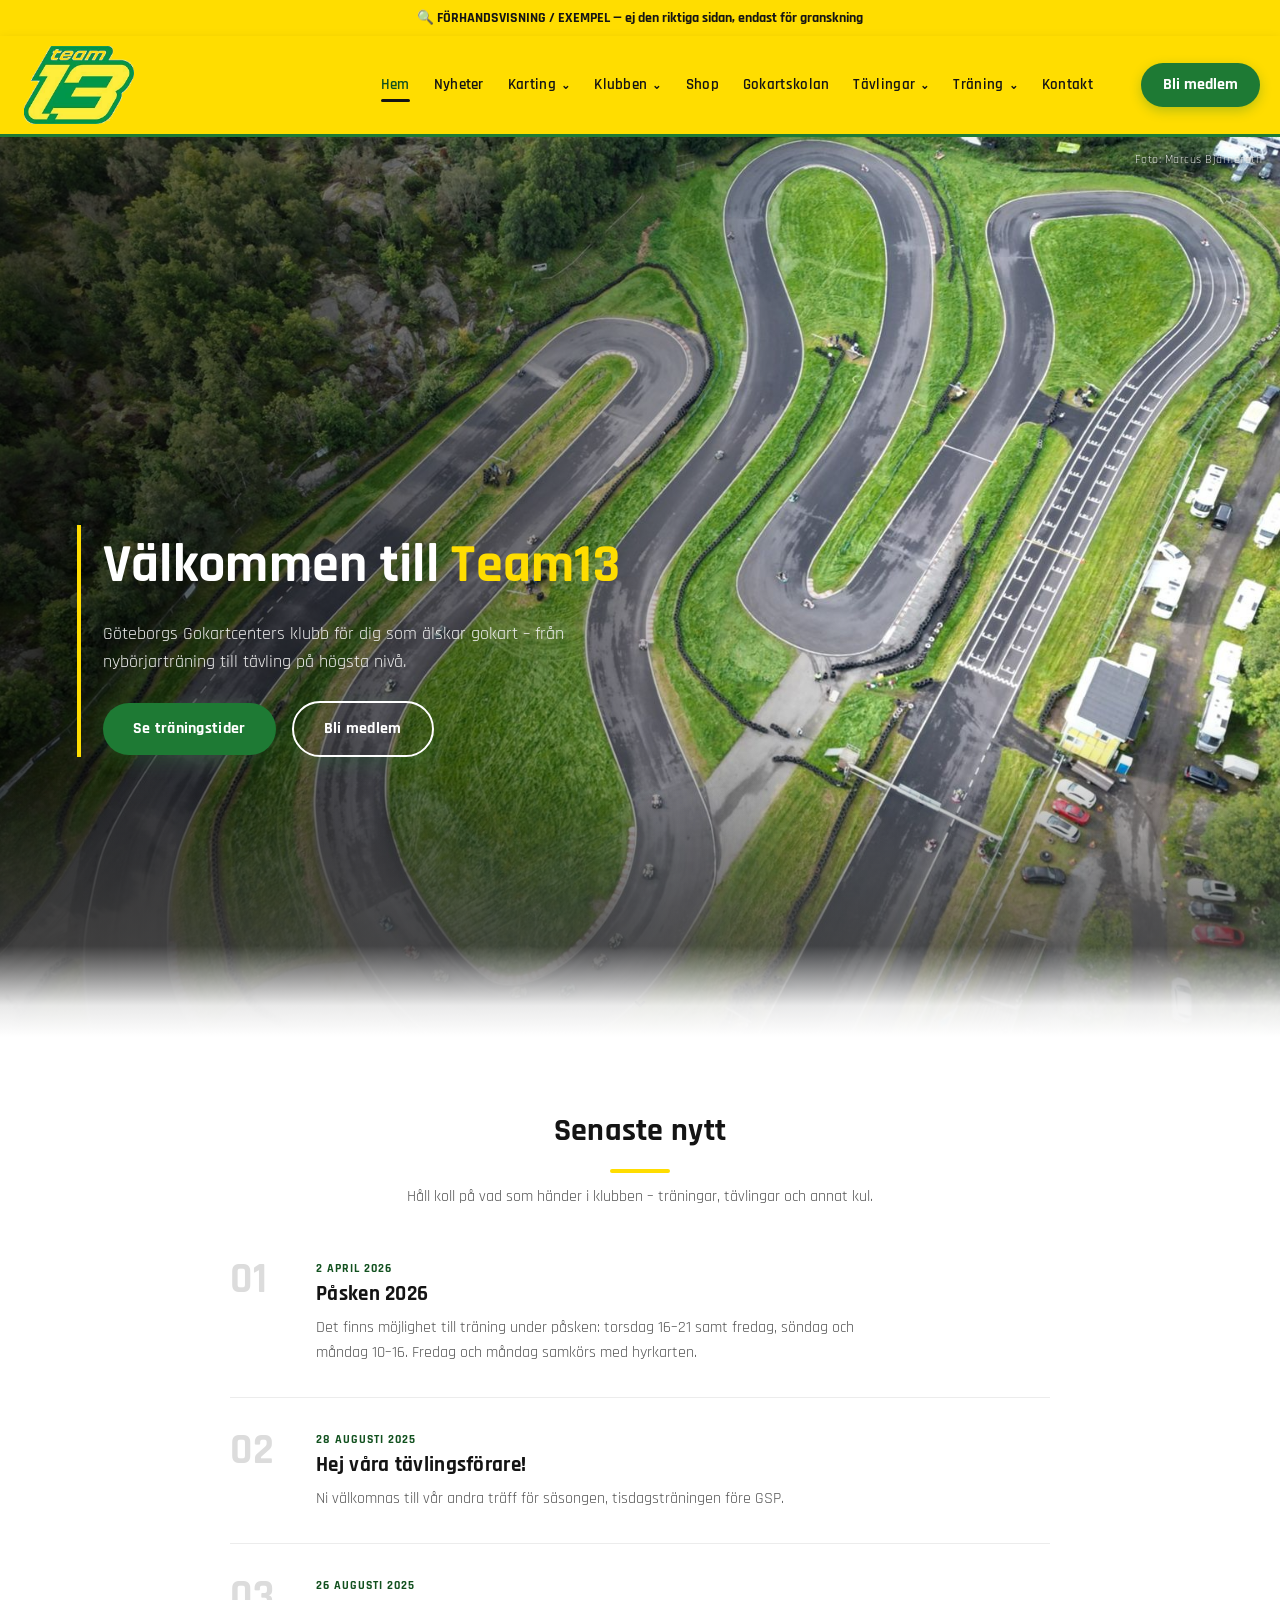
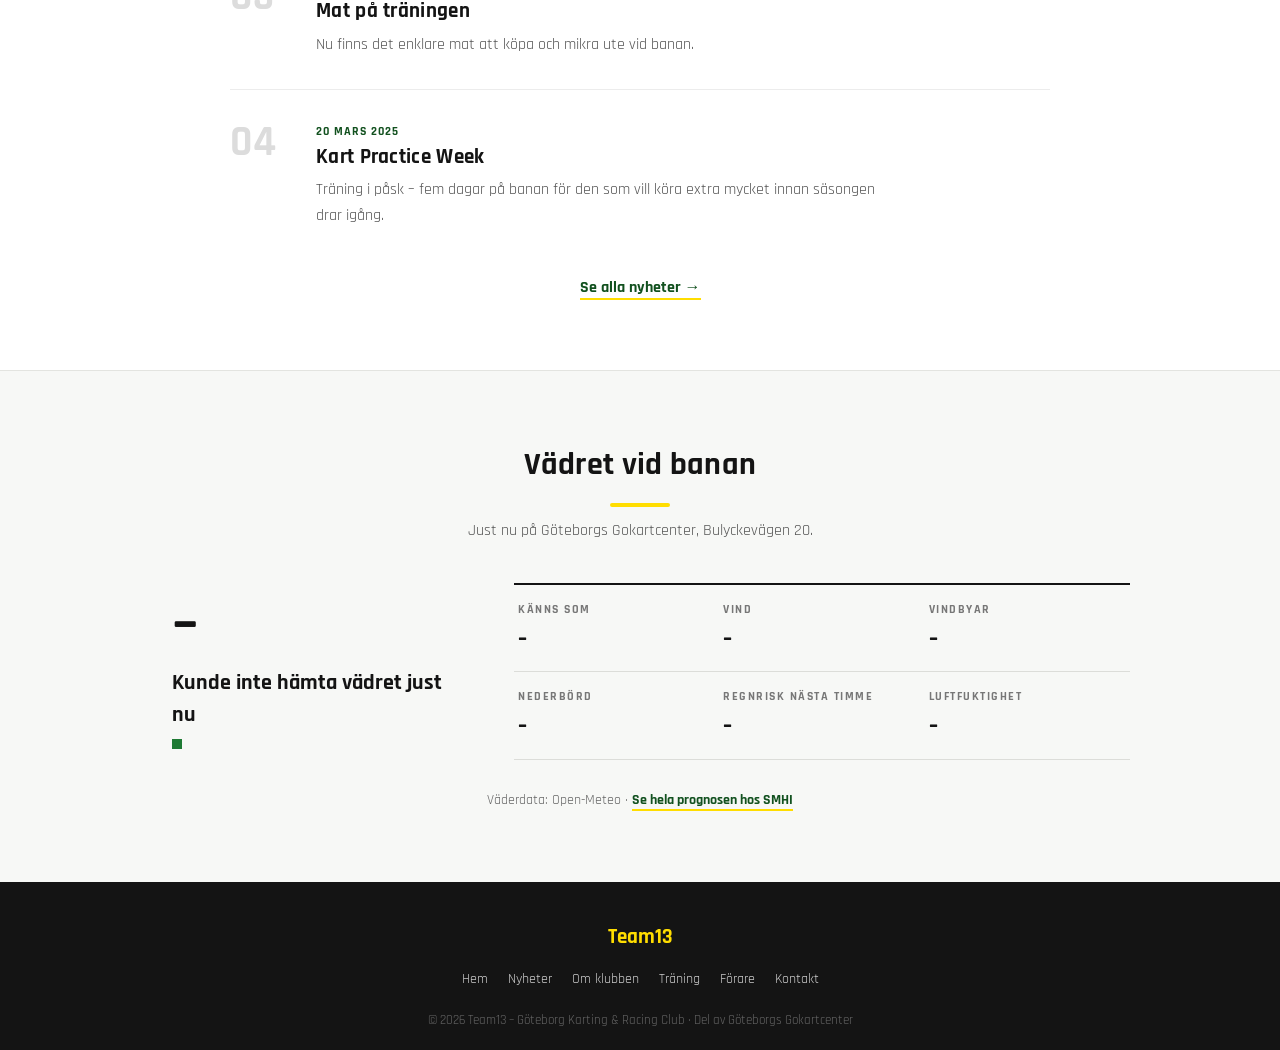
<file: index.html>
<!doctype html>
<html lang="sv">
<head>
<meta charset="UTF-8">
<meta name="viewport" content="width=device-width, initial-scale=1">
<title>Team13 – Göteborg Karting &amp; Racing Club</title>
<link rel="icon" href="images/logo-transparent.png">
<link rel="preconnect" href="https://fonts.googleapis.com">
<link href="https://fonts.googleapis.com/css2?family=Rajdhani:wght@500;600;700&display=swap" rel="stylesheet">
<link rel="stylesheet" href="style.css">
<style>
  /* Hero slideshow - unique to home page */
  .hero{position:relative;height:min(105vh,900px);min-height:600px;overflow:hidden;}
  .hero-slide{position:absolute;inset:0;background-size:cover;background-position:center;opacity:0;transition:opacity 5s ease-in-out;}
  .hero-slide.active{opacity:1;}
  .hero-overlay{position:absolute;inset:0;background:linear-gradient(90deg,rgba(0,0,0,.72) 0%,rgba(0,0,0,.42) 38%,rgba(0,0,0,0) 68%),linear-gradient(0deg,rgba(0,0,0,.55) 0%,rgba(0,0,0,0) 35%);}
  .hero-ground-fade{position:absolute;left:0;right:0;bottom:0;height:260px;z-index:3;pointer-events:none;
    background:linear-gradient(180deg,rgba(90,90,90,0) 0%,rgba(85,85,85,.35) 40%,rgba(80,80,80,.6) 65%,rgba(250,250,250,.92) 88%,var(--white) 100%);}

  /* Scroll reveal */
  .reveal{opacity:0;transform:translateY(36px);transition:opacity .8s ease-out,transform .8s ease-out;}
  .reveal.visible{opacity:1;transform:translateY(0);}
  .reveal-stagger.visible .card:nth-child(1){transition-delay:.05s;}
  .reveal-stagger.visible .card:nth-child(2){transition-delay:.2s;}
  .reveal-stagger.visible .card:nth-child(3){transition-delay:.35s;}
  .reveal-stagger .card{opacity:0;transform:translateY(36px);transition:opacity .7s ease-out,transform .7s ease-out;}
  .reveal-stagger.visible .card{opacity:1;transform:translateY(0);}
  .hero-content{position:relative;z-index:2;height:100%;display:flex;flex-direction:column;align-items:flex-start;justify-content:flex-end;text-align:left;padding:0 6vw 210px;}
  .hero-text{max-width:560px;border-left:4px solid var(--yellow);padding-left:22px;}
  .hero-content h1{font-size:clamp(2.1rem,5.5vw,3.4rem);font-weight:700;margin-bottom:14px;color:var(--white);}
  .hero-content h1 span{color:var(--yellow) !important;}
  .hero-content p{font-size:1.15rem;margin:0 0 26px;color:#eee;max-width:480px;}
  .hero-text .btn.outline{border-color:var(--white);color:var(--white);}
  .hero-text .btn.outline:hover{background:var(--white);color:var(--black);}
  .scroll-hint{position:absolute;bottom:18px;left:50%;transform:translateX(-50%);z-index:2;color:var(--black);font-size:1.6rem;animation:bounce 2s infinite;}
  .photo-credit{position:absolute;top:14px;right:18px;z-index:4;color:rgba(255,255,255,.85);font-size:.75rem;letter-spacing:.5px;text-shadow:0 1px 3px rgba(0,0,0,.7);}
  .hero-wave{position:absolute;bottom:-1px;left:0;width:100%;height:70px;z-index:3;}
  @keyframes bounce{0%,100%{transform:translate(-50%,0);}50%{transform:translate(-50%,8px);}}

  /* Weather at the track */
  .weather{background:var(--gray);border-top:1px solid #e3e4e0;}
  .wx{display:grid;grid-template-columns:minmax(260px,1fr) 2fr;gap:56px;align-items:center;max-width:980px;margin:0 auto;}
  .wx-now{display:flex;align-items:center;gap:22px;}
  .wx-icon svg{width:96px;height:96px;display:block;}
  .wx-temp{font-size:4.2rem;font-weight:700;line-height:1;}
  .deg{font-family:Arial,sans-serif;font-weight:400;font-size:.8em;margin-left:1px;}
  .wx-desc{font-size:1.35rem;font-weight:700;margin-top:6px;}
  .wx-status{display:flex;align-items:center;gap:8px;margin-top:8px;font-weight:600;color:#444;}
  .wx-status::before{content:"";width:10px;height:10px;background:var(--green);}
  .wx-status.wet::before{background:#1f6fb2;}
  .wx-grid{display:grid;grid-template-columns:repeat(3,1fr);border-top:2px solid var(--black);}
  .wx-grid div{padding:16px 4px 14px;border-bottom:1px solid #dcddd9;}
  .wx-grid dt{font-size:.75rem;font-weight:700;letter-spacing:1.5px;text-transform:uppercase;color:#777;}
  .wx-grid dd{font-size:1.45rem;font-weight:700;margin-top:4px;white-space:nowrap;}
  .wx-grid dd small{display:block;font-size:.95rem;font-weight:600;color:#555;margin-top:2px;}
  .wx-arrow{width:18px;height:18px;display:inline-block;vertical-align:-1px;margin-right:6px;transition:transform .4s;}
  .wx-foot{text-align:center;margin-top:30px;font-size:.9rem;color:#666;}
  .wx-foot a{color:var(--green-dark);font-weight:700;border-bottom:2px solid var(--yellow);}
  @media(max-width:820px){
    .wx{grid-template-columns:1fr;gap:28px;}
    .wx-now{justify-content:center;}
    .wx-grid{grid-template-columns:repeat(2,1fr);}
    .wx-icon svg{width:76px;height:76px;}
    .wx-temp{font-size:3.4rem;}
  }

  /* Senaste nytt - editorial numrerad lista, inga bilder */
  .news-list-simple{max-width:820px;margin:0 auto;}
  .news-item{display:flex;gap:28px;padding:32px 0;border-bottom:1px solid #ececec;color:inherit;text-decoration:none;}
  .news-item:first-child{padding-top:10px;}
  .news-item:last-child{border-bottom:none;}
  .news-num{font-family:'Rajdhani',sans-serif;font-weight:700;font-size:2.6rem;line-height:1;color:#dcdcdc;min-width:58px;transition:color .25s;}
  .news-item:hover .news-num{color:var(--yellow);}
  .news-item .date{color:var(--green-dark);font-weight:700;font-size:.78rem;letter-spacing:1px;text-transform:uppercase;}
  .news-item h3{font-size:1.3rem;margin:4px 0 8px;line-height:1.2;}
  .news-item h3:hover{text-decoration:underline;text-decoration-color:var(--yellow);text-decoration-thickness:2px;}
  .news-item p{color:#555;font-size:.98rem;line-height:1.6;max-width:560px;}
  .news-more{text-align:center;margin-top:16px;}
  .news-more a{color:var(--green-dark);font-weight:700;border-bottom:2px solid var(--yellow);}

  @media(max-width:620px){
    .news-item{gap:16px;padding:24px 0;}
    .news-num{font-size:2rem;min-width:40px;}
  }
</style>
</head>
<body>

<div class="badge-note">🔍 FÖRHANDSVISNING / EXEMPEL — ej den riktiga sidan, endast för granskning</div>

<header>
  <div class="container navwrap">
    <a href="index.html" class="logo">
      <img src="images/logo-transparent.png" alt="Team13 logga">
    </a>
    <div class="navright">
    <button class="burger" id="burger" aria-label="Meny"><span></span><span></span><span></span></button>
    <nav><ul id="navlist">
      <li><a href="index.html" class="active">Hem</a></li>
      <li><a href="nyheter.html">Nyheter</a></li>
      <li class="has-dropdown"><a href="karting.html">Karting</a>
        <ul class="dropdown-menu">
          <li><a href="karting.html#kom-igang">Kom igång</a></li>
          <li><a href="karting.html#licens">Regler &amp; licens</a></li>
          <li><a href="karting.html#klasser">Klasser</a></li>
          <li><a href="karting.html#lankar">Länkar</a></li>
        </ul>
      </li>
      <li class="has-dropdown"><a href="om-klubben.html">Klubben</a>
        <ul class="dropdown-menu">
          <li><a href="om-klubben.html">Om klubben</a></li>
          <li><a href="forare.html">Förare</a></li>
          <li><a href="sponsorer.html">Sponsorer</a></li>
        </ul>
      </li>
      <li><a href="shop.html">Shop</a></li>
      <li><a href="gokartskolan.html">Gokartskolan</a></li>
      <li class="has-dropdown"><a href="tavlingar.html">Tävlingar</a>
        <ul class="dropdown-menu">
          <li><a href="tavlingar.html#kalender">Tävlingskalender</a></li>
          <li><a href="tavlingar.html#resultat">Resultat</a></li>
          <li><a href="tavlingar.html#praktiskt">Depåplats</a></li>
        </ul>
      </li>
      <li class="has-dropdown"><a href="traning.html">Träning</a>
        <ul class="dropdown-menu">
          <li><a href="traning.html">Träningstider</a></li>
          <li><a href="kontakt.html">Anmälan</a></li>
        </ul>
      </li>
      <li><a href="kontakt.html">Kontakt</a></li>
      <li><a href="kontakt.html" class="cta-btn">Bli medlem</a></li>
    </ul></nav>
    <a href="kontakt.html" class="cta-btn cta-btn-desktop">Bli medlem</a>
    </div>
  </div>
</header>

<section class="hero" id="hem">
  <div class="hero-slide active" style="background-image:url('images/gsp/gsp-01.jpg')"></div>
  <div class="hero-slide"></div>
  <span class="photo-credit">Foto: Marcus Bjärneroth</span>
  <div class="hero-overlay"></div>
  <div class="hero-ground-fade"></div>
  <div class="hero-content">
    <div class="hero-text">
      <h1>Välkommen till <span>Team13</span></h1>
      <p>Göteborgs Gokartcenters klubb för dig som älskar gokart – från nybörjarträning till tävling på högsta nivå.</p>
      <div>
        <a href="traning.html" class="btn">Se träningstider</a>
        <a href="kontakt.html" class="btn outline">Bli medlem</a>
      </div>
    </div>
  </div>
  <div class="scroll-hint">⌄</div>
</section>

<section id="nyheter">
  <div class="container">
    <h2 class="section-title reveal">Senaste nytt<span class="bar"></span></h2>
    <p class="section-sub reveal">Håll koll på vad som händer i klubben – träningar, tävlingar och annat kul.</p>
    <div class="news-list-simple reveal-stagger">
      <a class="news-item" href="nyheter.html#pasken-2026">
        <div class="news-num">01</div>
        <div>
          <div class="date">2 april 2026</div>
          <h3>Påsken 2026</h3>
          <p>Det finns möjlighet till träning under påsken: torsdag 16–21 samt fredag, söndag och måndag 10–16. Fredag och måndag samkörs med hyrkarten.</p>
        </div>
      </a>
      <a class="news-item" href="nyheter.html#tavlingsforare">
        <div class="news-num">02</div>
        <div>
          <div class="date">28 augusti 2025</div>
          <h3>Hej våra tävlingsförare!</h3>
          <p>Ni välkomnas till vår andra träff för säsongen, tisdagsträningen före GSP.</p>
        </div>
      </a>
      <a class="news-item" href="nyheter.html#mat-pa-traningen">
        <div class="news-num">03</div>
        <div>
          <div class="date">26 augusti 2025</div>
          <h3>Mat på träningen</h3>
          <p>Nu finns det enklare mat att köpa och mikra ute vid banan.</p>
        </div>
      </a>
      <a class="news-item" href="nyheter.html#nyhet-1020">
        <div class="news-num">04</div>
        <div>
          <div class="date">20 mars 2025</div>
          <h3>Kart Practice Week</h3>
          <p>Träning i påsk – fem dagar på banan för den som vill köra extra mycket innan säsongen drar igång.</p>
        </div>
      </a>
    </div>
    <div class="news-more"><a href="nyheter.html">Se alla nyheter →</a></div>
  </div>
</section>

<section id="vader" class="weather">
  <div class="container">
    <h2 class="section-title">Vädret vid banan<span class="bar"></span></h2>
    <p class="section-sub">Just nu på Göteborgs Gokartcenter, Bulyckevägen 20.</p>
    <div class="wx">
      <div class="wx-now">
        <div class="wx-icon" id="wx-icon"></div>
        <div>
          <div class="wx-temp" id="wx-temp">–</div>
          <div class="wx-desc" id="wx-desc">Hämtar väder …</div>
          <div class="wx-status" id="wx-status" hidden></div>
        </div>
      </div>
      <dl class="wx-grid">
        <div><dt>Känns som</dt><dd id="wx-feels">–</dd></div>
        <div><dt>Vind</dt><dd id="wx-wind">–</dd></div>
        <div><dt>Vindbyar</dt><dd id="wx-gust">–</dd></div>
        <div><dt>Nederbörd</dt><dd id="wx-precip">–</dd></div>
        <div><dt>Regnrisk nästa timme</dt><dd id="wx-pop">–</dd></div>
        <div><dt>Luftfuktighet</dt><dd id="wx-hum">–</dd></div>
      </dl>
    </div>
    <p class="wx-foot"><span id="wx-updated"></span>Väderdata: Open-Meteo · <a href="https://www.smhi.se/vader/prognoser-och-varningar/vaderprognos/q/G%C3%B6teborg/2711537" target="_blank" rel="noopener">Se hela prognosen hos SMHI</a></p>
  </div>
</section>

<footer>
  <div class="container">
    <div class="yellow" style="font-size:1.3rem;">Team13</div>
    <div class="fnav">
      <a href="index.html">Hem</a><a href="nyheter.html">Nyheter</a><a href="om-klubben.html">Om klubben</a>
      <a href="traning.html">Träning</a><a href="forare.html">Förare</a><a href="kontakt.html">Kontakt</a>
    </div>
    <div class="fine">© 2026 Team13 – Göteborg Karting &amp; Racing Club · Del av Göteborgs Gokartcenter</div>
  </div>
</footer>

<script>
  // Always start at the top on reload
  if('scrollRestoration' in history){ history.scrollRestoration = 'manual'; }
  window.scrollTo(0,0);

  document.getElementById('burger').addEventListener('click', function(){
    document.getElementById('navlist').classList.toggle('open');
  });
  // Hero slideshow crossfade
  // Two layers alternate; only the next image is preloaded to keep the page light
  // Drone shot 01 always opens; the other two drone shots (02, 03) land at random positions, never right after 01 or next to each other
  const order = Array.from({length:55}, (_, i) => i + 4);
  [2, 3].forEach(n => {
    let pos;
    do { pos = 1 + Math.floor(Math.random() * order.length); }
    while ([order[pos-1], order[pos]].some(v => v === 2 || v === 3));
    order.splice(pos, 0, n);
  });
  const heroImgs = [1, ...order].map(n => `images/gsp/gsp-${String(n).padStart(2,'0')}.jpg`);
  const slides = document.querySelectorAll('.hero-slide');
  const preload = src => { new Image().src = src; };
  let imgIdx = 0, front = 0;
  preload(heroImgs[1]);
  setInterval(()=>{
    imgIdx = (imgIdx + 1) % heroImgs.length;
    const back = slides[1 - front];
    back.style.backgroundImage = `url('${heroImgs[imgIdx]}')`;
    slides[front].classList.remove('active');
    back.classList.add('active');
    front = 1 - front;
    preload(heroImgs[(imgIdx + 1) % heroImgs.length]);
  }, 14000);

  // Scroll reveal animations
  const revealEls = document.querySelectorAll('.reveal, .reveal-stagger');
  const observer = new IntersectionObserver((entries)=>{
    entries.forEach(entry=>{
      if(entry.isIntersecting){
        entry.target.classList.add('visible');
        observer.unobserve(entry.target);
      }
    });
  }, { threshold: 0.15, rootMargin: '0px 0px -50px 0px' });
  revealEls.forEach(el => {
    const rect = el.getBoundingClientRect();
    if(rect.top < window.innerHeight){
      el.classList.add('visible');
    } else {
      observer.observe(el);
    }
  });
</script>
<script>
  // Current weather at the track (Open-Meteo, no API key), refreshed every 10 minutes
  (function(){
    const url = 'https://api.open-meteo.com/v1/forecast?latitude=57.7198&longitude=11.8144'
      + '&current=temperature_2m,apparent_temperature,relative_humidity_2m,precipitation,weather_code,wind_speed_10m,wind_direction_10m,wind_gusts_10m,is_day'
      + '&hourly=precipitation_probability&forecast_hours=2&wind_speed_unit=ms&timezone=Europe%2FStockholm';
    const codes = {0:['Klart','clear'],1:['Mestadels klart','partly'],2:['Halvklart','partly'],3:['Mulet','cloud'],
      45:['Dimma','fog'],48:['Dimma','fog'],51:['Lätt duggregn','rain'],53:['Duggregn','rain'],55:['Kraftigt duggregn','rain'],
      56:['Underkylt duggregn','rain'],57:['Underkylt duggregn','rain'],61:['Lätt regn','rain'],63:['Regn','rain'],65:['Kraftigt regn','rain'],
      66:['Underkylt regn','rain'],67:['Underkylt regn','rain'],71:['Lätt snöfall','snow'],73:['Snöfall','snow'],75:['Kraftigt snöfall','snow'],
      77:['Snökorn','snow'],80:['Lätta regnskurar','rain'],81:['Regnskurar','rain'],82:['Kraftiga regnskurar','rain'],
      85:['Snöbyar','snow'],86:['Kraftiga snöbyar','snow'],95:['Åska','thunder'],96:['Åska med hagel','thunder'],99:['Åska med hagel','thunder']};
    const dirs = ['nord','nordost','ost','sydost','syd','sydväst','väst','nordväst'];
    const cloud = '<path d="M19 48h27a10 10 0 0 0 0-20h-.6A14 14 0 0 0 18.2 26.2 11 11 0 0 0 19 48z" fill="#fff" stroke="#141414" stroke-width="2.5" stroke-linejoin="round"/>';
    const sun = (cx,cy,r) => { let s=''; for(let i=0;i<8;i++){ const a=i*Math.PI/4, x1=cx+Math.cos(a)*(r+5), y1=cy+Math.sin(a)*(r+5), x2=cx+Math.cos(a)*(r+10), y2=cy+Math.sin(a)*(r+10);
      s+=`<line x1="${x1.toFixed(1)}" y1="${y1.toFixed(1)}" x2="${x2.toFixed(1)}" y2="${y2.toFixed(1)}" stroke="#141414" stroke-width="2.5" stroke-linecap="round"/>`; }
      return s + `<circle cx="${cx}" cy="${cy}" r="${r}" fill="#ffdd00" stroke="#141414" stroke-width="2.5"/>`; };
    const moon = (cx,cy) => `<path d="M${cx+6} ${cy-13}a14 14 0 1 0 8 20 11 11 0 0 1-8-20z" fill="#fff" stroke="#141414" stroke-width="2.5" stroke-linejoin="round"/>`;
    const lines = (d) => d.map(([x1,y1,x2,y2]) => `<line x1="${x1}" y1="${y1}" x2="${x2}" y2="${y2}" stroke="#1f6fb2" stroke-width="2.5" stroke-linecap="round"/>`).join('');
    const icon = (type, day) => {
      let b = '';
      if(type==='clear') b = day ? sun(32,32,11) : moon(30,32);
      else if(type==='partly') b = (day ? sun(22,22,8) : moon(20,22)) + cloud;
      else if(type==='cloud') b = cloud;
      else if(type==='fog') b = cloud.replace('#fff','#eee') + '<g stroke="#141414" stroke-width="2.5" stroke-linecap="round"><line x1="12" y1="54" x2="46" y2="54"/><line x1="20" y1="60" x2="52" y2="60"/></g>';
      else if(type==='rain') b = cloud + lines([[24,52,21,60],[33,52,30,60],[42,52,39,60]]);
      else if(type==='snow') b = cloud + '<g fill="#141414"><circle cx="23" cy="56" r="2.2"/><circle cx="33" cy="59" r="2.2"/><circle cx="43" cy="56" r="2.2"/></g>';
      else if(type==='thunder') b = cloud + '<path d="M34 46l-7 10h6l-3 8 10-12h-6l3-6z" fill="#ffdd00" stroke="#141414" stroke-width="2" stroke-linejoin="round"/>';
      return `<svg viewBox="0 0 64 64" aria-hidden="true">${b}</svg>`;
    };
    const num = (v, d) => v.toLocaleString('sv-SE', {minimumFractionDigits:d, maximumFractionDigits:d});
    const $ = id => document.getElementById(id);

    function render(d){
      const c = d.current, [desc, type] = codes[c.weather_code] || ['–','cloud'];
      $('wx-icon').innerHTML = icon(type, c.is_day === 1);
      $('wx-temp').innerHTML = Math.round(c.temperature_2m) + '<span class="deg">°</span>';
      $('wx-desc').textContent = desc;
      const wet = c.precipitation > 0 || ['rain','snow','thunder'].includes(type);
      const st = $('wx-status');
      st.hidden = false;
      st.className = 'wx-status' + (wet ? ' wet' : '');
      st.textContent = wet ? 'Nederbörd just nu' : 'Uppehåll just nu';
      $('wx-feels').innerHTML = Math.round(c.apparent_temperature) + '<span class="deg">°</span>';
      const dir = dirs[Math.round(c.wind_direction_10m / 45) % 8];
      $('wx-wind').innerHTML = `<svg class="wx-arrow" viewBox="0 0 20 20" style="transform:rotate(${c.wind_direction_10m + 180}deg)"><path d="M10 2l5 9h-4v7H9v-7H5z" fill="#141414"/></svg>${num(c.wind_speed_10m,1)} m/s <small>från ${dir}</small>`;
      $('wx-gust').textContent = num(c.wind_gusts_10m,1) + ' m/s';
      $('wx-precip').textContent = num(c.precipitation,1) + ' mm';
      const pop = d.hourly && d.hourly.precipitation_probability;
      $('wx-pop').textContent = pop && pop.length > 1 ? pop[1] + ' %' : '–';
      $('wx-hum').textContent = c.relative_humidity_2m + ' %';
      $('wx-updated').textContent = 'Uppdaterad ' + c.time.slice(11,16) + ' · ';
    }
    function load(){
      fetch(url).then(r => { if(!r.ok) throw new Error(r.status); return r.json(); })
        .then(render)
        .catch(() => { $('wx-desc').textContent = 'Kunde inte hämta vädret just nu'; });
    }
    load();
    setInterval(load, 10 * 60 * 1000);
  })();
</script>
</body>
</html>
</file>
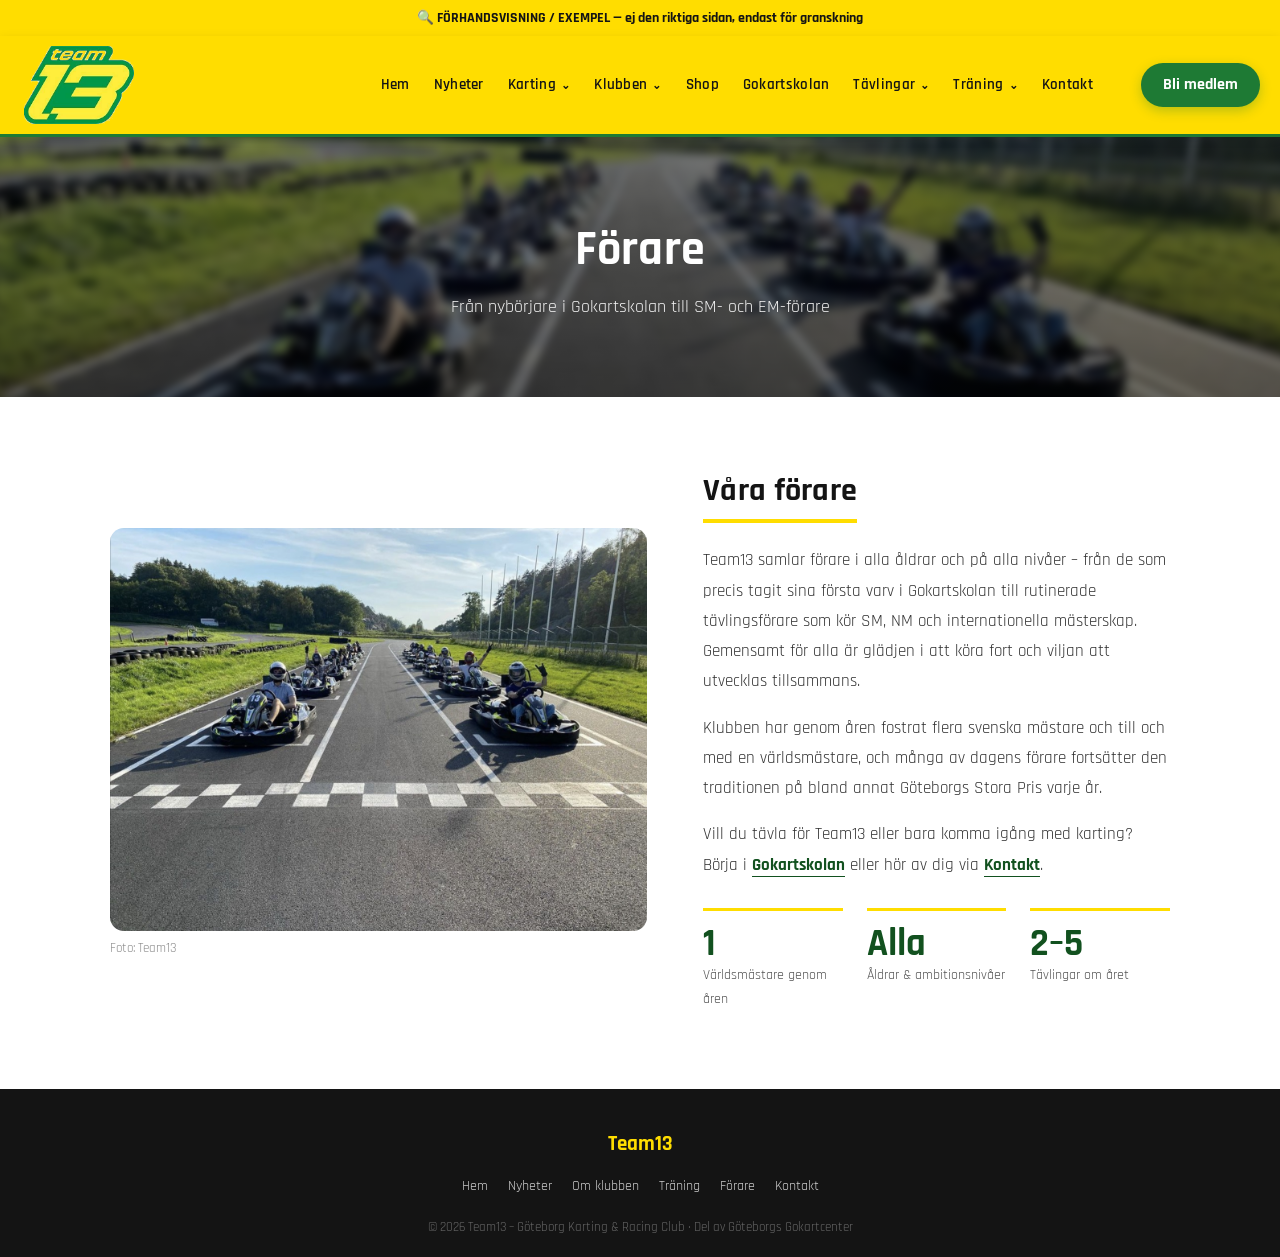
<file: forare.html>
<!doctype html>
<html lang="sv">
<head>
<meta charset="UTF-8">
<meta name="viewport" content="width=device-width, initial-scale=1">
<title>Förare – Team13</title>
<link rel="icon" href="images/logo-transparent.png">
<link rel="preconnect" href="https://fonts.googleapis.com">
<link href="https://fonts.googleapis.com/css2?family=Rajdhani:wght@500;600;700&display=swap" rel="stylesheet">
<link rel="stylesheet" href="style.css">
<style>
  .page-banner{position:relative;height:260px;overflow:hidden;display:flex;align-items:center;justify-content:center;text-align:center;}
  .page-banner::before{content:"";position:absolute;inset:-10px;background:url('images/own/forare-grupp.jpg') center 35%/cover;filter:blur(4px);}
  .page-banner::after{content:"";position:absolute;inset:0;background:linear-gradient(0deg,rgba(0,0,0,.55) 0%,rgba(0,0,0,.35) 100%);}
  .page-banner .container{position:relative;z-index:2;}
  .page-banner h1{color:var(--white);font-size:clamp(2rem,4.5vw,3rem);font-weight:700;}
  .page-banner p{color:#f0f0f0;margin-top:8px;font-size:1.1rem;}

  .k-text{color:#333;font-size:1.08rem;line-height:1.75;}
  .k-text p{margin-bottom:16px;}

  .driver-wrap{display:grid;grid-template-columns:1.15fr 1fr;gap:56px;align-items:center;}
  .driver-img{width:100%;border-radius:14px;display:block;object-fit:cover;}
  .credit{color:#888;font-size:.82rem;margin-top:8px;}

  .stat-row{display:grid;grid-template-columns:repeat(3,1fr);gap:24px;margin:28px 0 8px;}
  .stat{border-top:3px solid var(--yellow);padding-top:14px;}
  .stat strong{display:block;font-family:'Rajdhani',sans-serif;font-size:2.4rem;font-weight:700;line-height:1;color:var(--green-dark);}
  .stat span{color:#555;font-size:.9rem;}

  @media(max-width:820px){
    .driver-wrap{grid-template-columns:1fr;gap:28px;}
  }
  @media(max-width:480px){.stat-row{grid-template-columns:1fr;}}
</style>
</head>
<body>

<div class="badge-note">🔍 FÖRHANDSVISNING / EXEMPEL — ej den riktiga sidan, endast för granskning</div>

<header>
  <div class="container navwrap">
    <a href="index.html" class="logo">
      <img src="images/logo-transparent.png" alt="Team13 logga">
    </a>
    <div class="navright">
    <button class="burger" id="burger" aria-label="Meny"><span></span><span></span><span></span></button>
    <nav><ul id="navlist">
      <li><a href="index.html" >Hem</a></li>
      <li><a href="nyheter.html">Nyheter</a></li>
      <li class="has-dropdown"><a href="karting.html">Karting</a>
        <ul class="dropdown-menu">
          <li><a href="karting.html#kom-igang">Kom igång</a></li>
          <li><a href="karting.html#licens">Regler &amp; licens</a></li>
          <li><a href="karting.html#klasser">Klasser</a></li>
          <li><a href="karting.html#lankar">Länkar</a></li>
        </ul>
      </li>
      <li class="has-dropdown"><a href="om-klubben.html">Klubben</a>
        <ul class="dropdown-menu">
          <li><a href="om-klubben.html">Om klubben</a></li>
          <li><a href="forare.html">Förare</a></li>
          <li><a href="sponsorer.html">Sponsorer</a></li>
        </ul>
      </li>
      <li><a href="shop.html">Shop</a></li>
      <li><a href="gokartskolan.html">Gokartskolan</a></li>
      <li class="has-dropdown"><a href="tavlingar.html">Tävlingar</a>
        <ul class="dropdown-menu">
          <li><a href="tavlingar.html#kalender">Tävlingskalender</a></li>
          <li><a href="tavlingar.html#resultat">Resultat</a></li>
          <li><a href="tavlingar.html#praktiskt">Depåplats</a></li>
        </ul>
      </li>
      <li class="has-dropdown"><a href="traning.html">Träning</a>
        <ul class="dropdown-menu">
          <li><a href="traning.html">Träningstider</a></li>
          <li><a href="kontakt.html">Anmälan</a></li>
        </ul>
      </li>
      <li><a href="kontakt.html">Kontakt</a></li>
      <li><a href="kontakt.html" class="cta-btn">Bli medlem</a></li>
    </ul></nav>
    <a href="kontakt.html" class="cta-btn cta-btn-desktop">Bli medlem</a>
    </div>
  </div>
</header>

<section class="page-banner">
  <div class="container">
    <h1>Förare</h1>
    <p>Från nybörjare i Gokartskolan till SM- och EM-förare</p>
  </div>
</section>

<section class="k-section" style="padding:70px 0;">
  <div class="container driver-wrap">
    <div>
      <img src="images/own/forare-grupp.jpg" alt="Team13s förare samlade på startlinjen" class="driver-img">
      <p class="credit">Foto: Team13</p>
    </div>
    <div>
      <h2 class="k-title">Våra förare</h2>
      <div class="k-text">
        <p>Team13 samlar förare i alla åldrar och på alla nivåer – från de som precis tagit sina första varv i Gokartskolan till rutinerade tävlingsförare som kör SM, NM och internationella mästerskap. Gemensamt för alla är glädjen i att köra fort och viljan att utvecklas tillsammans.</p>
        <p>Klubben har genom åren fostrat flera svenska mästare och till och med en världsmästare, och många av dagens förare fortsätter den traditionen på bland annat Göteborgs Stora Pris varje år.</p>
        <p>Vill du tävla för Team13 eller bara komma igång med karting? Börja i <a href="gokartskolan.html" style="color:var(--green-dark);font-weight:700;border-bottom:1px solid currentColor;">Gokartskolan</a> eller hör av dig via <a href="kontakt.html" style="color:var(--green-dark);font-weight:700;border-bottom:1px solid currentColor;">Kontakt</a>.</p>
      </div>
      <div class="stat-row">
        <div class="stat"><strong>1</strong><span>Världsmästare genom åren</span></div>
        <div class="stat"><strong>Alla</strong><span>Åldrar &amp; ambitionsnivåer</span></div>
        <div class="stat"><strong>2–5</strong><span>Tävlingar om året</span></div>
      </div>
    </div>
  </div>
</section>

<footer>
  <div class="container">
    <div class="yellow" style="font-size:1.3rem;">Team13</div>
    <div class="fnav">
      <a href="index.html">Hem</a><a href="nyheter.html">Nyheter</a><a href="om-klubben.html">Om klubben</a>
      <a href="traning.html">Träning</a><a href="forare.html">Förare</a><a href="kontakt.html">Kontakt</a>
    </div>
    <div class="fine">© 2026 Team13 – Göteborg Karting &amp; Racing Club · Del av Göteborgs Gokartcenter</div>
  </div>
</footer>

<script>
  document.getElementById('burger').addEventListener('click', function(){
    document.getElementById('navlist').classList.toggle('open');
  });
</script>
</body>
</html>
</file>
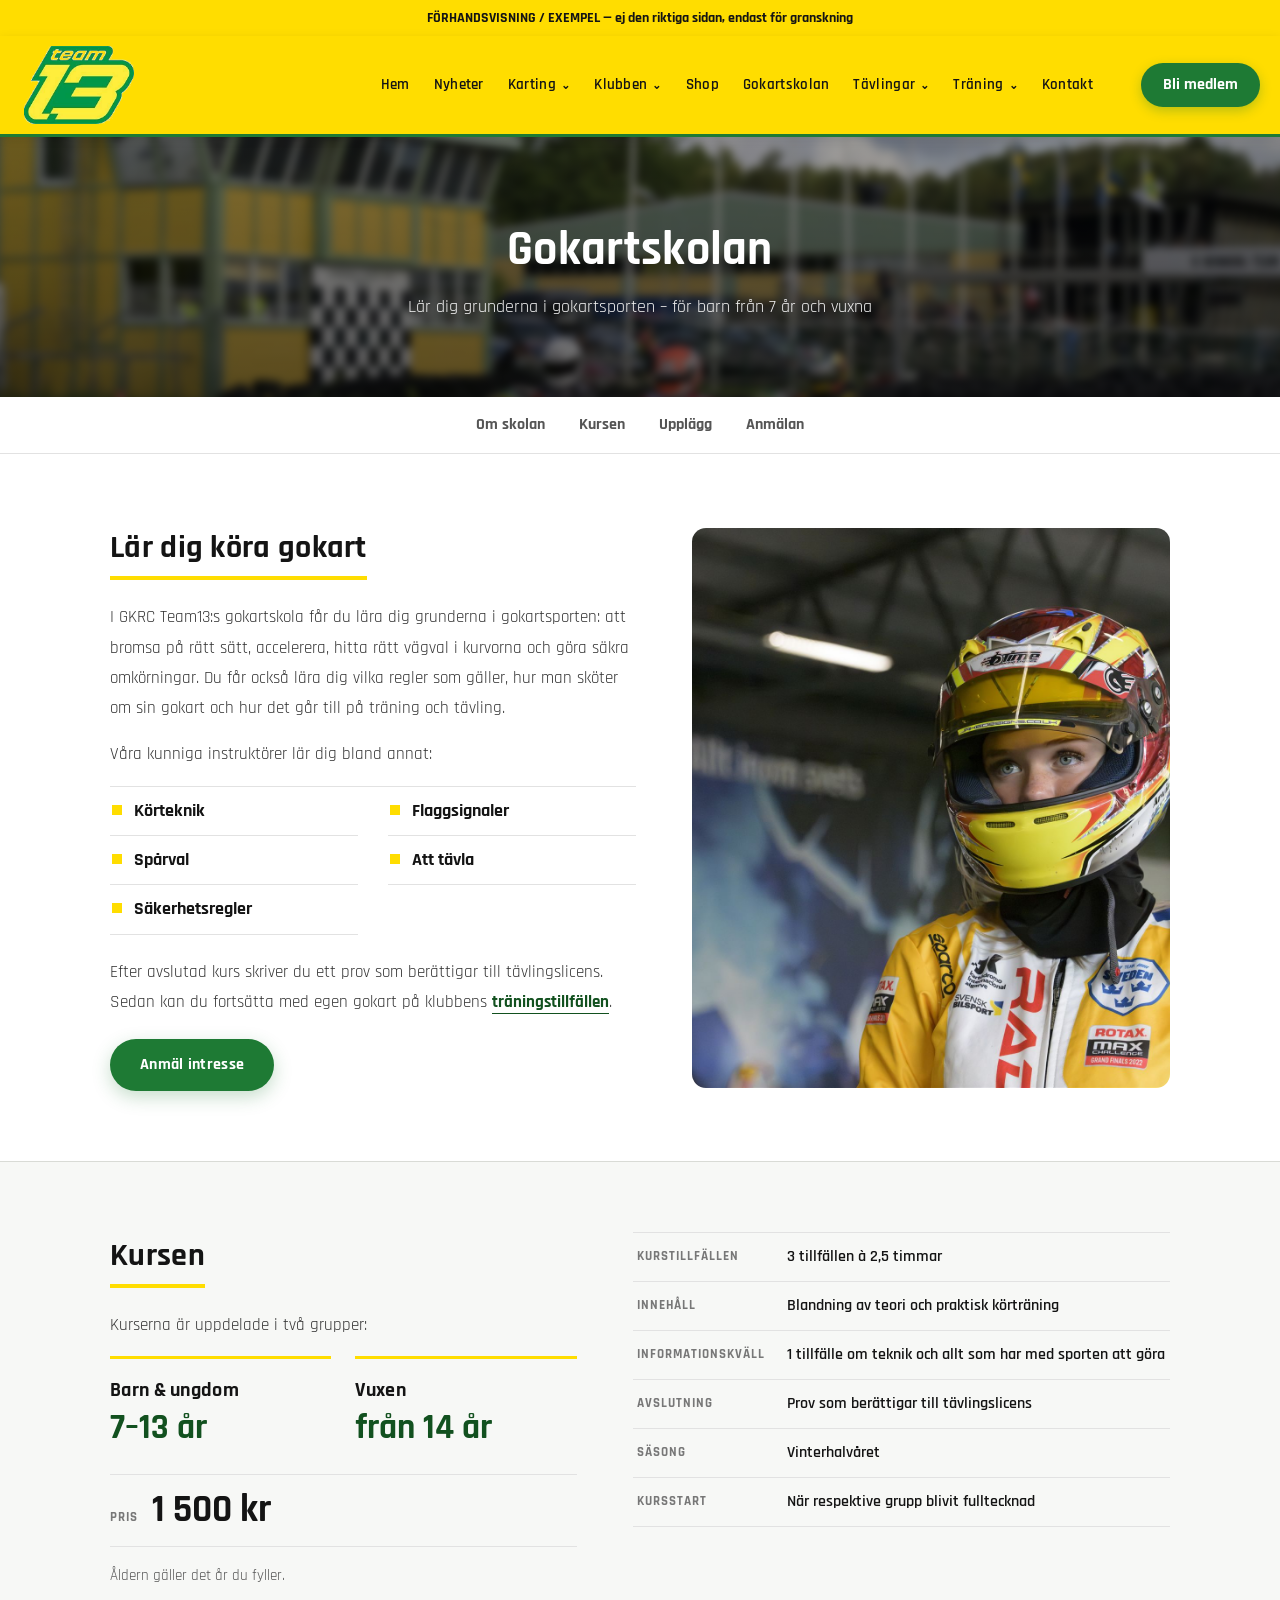
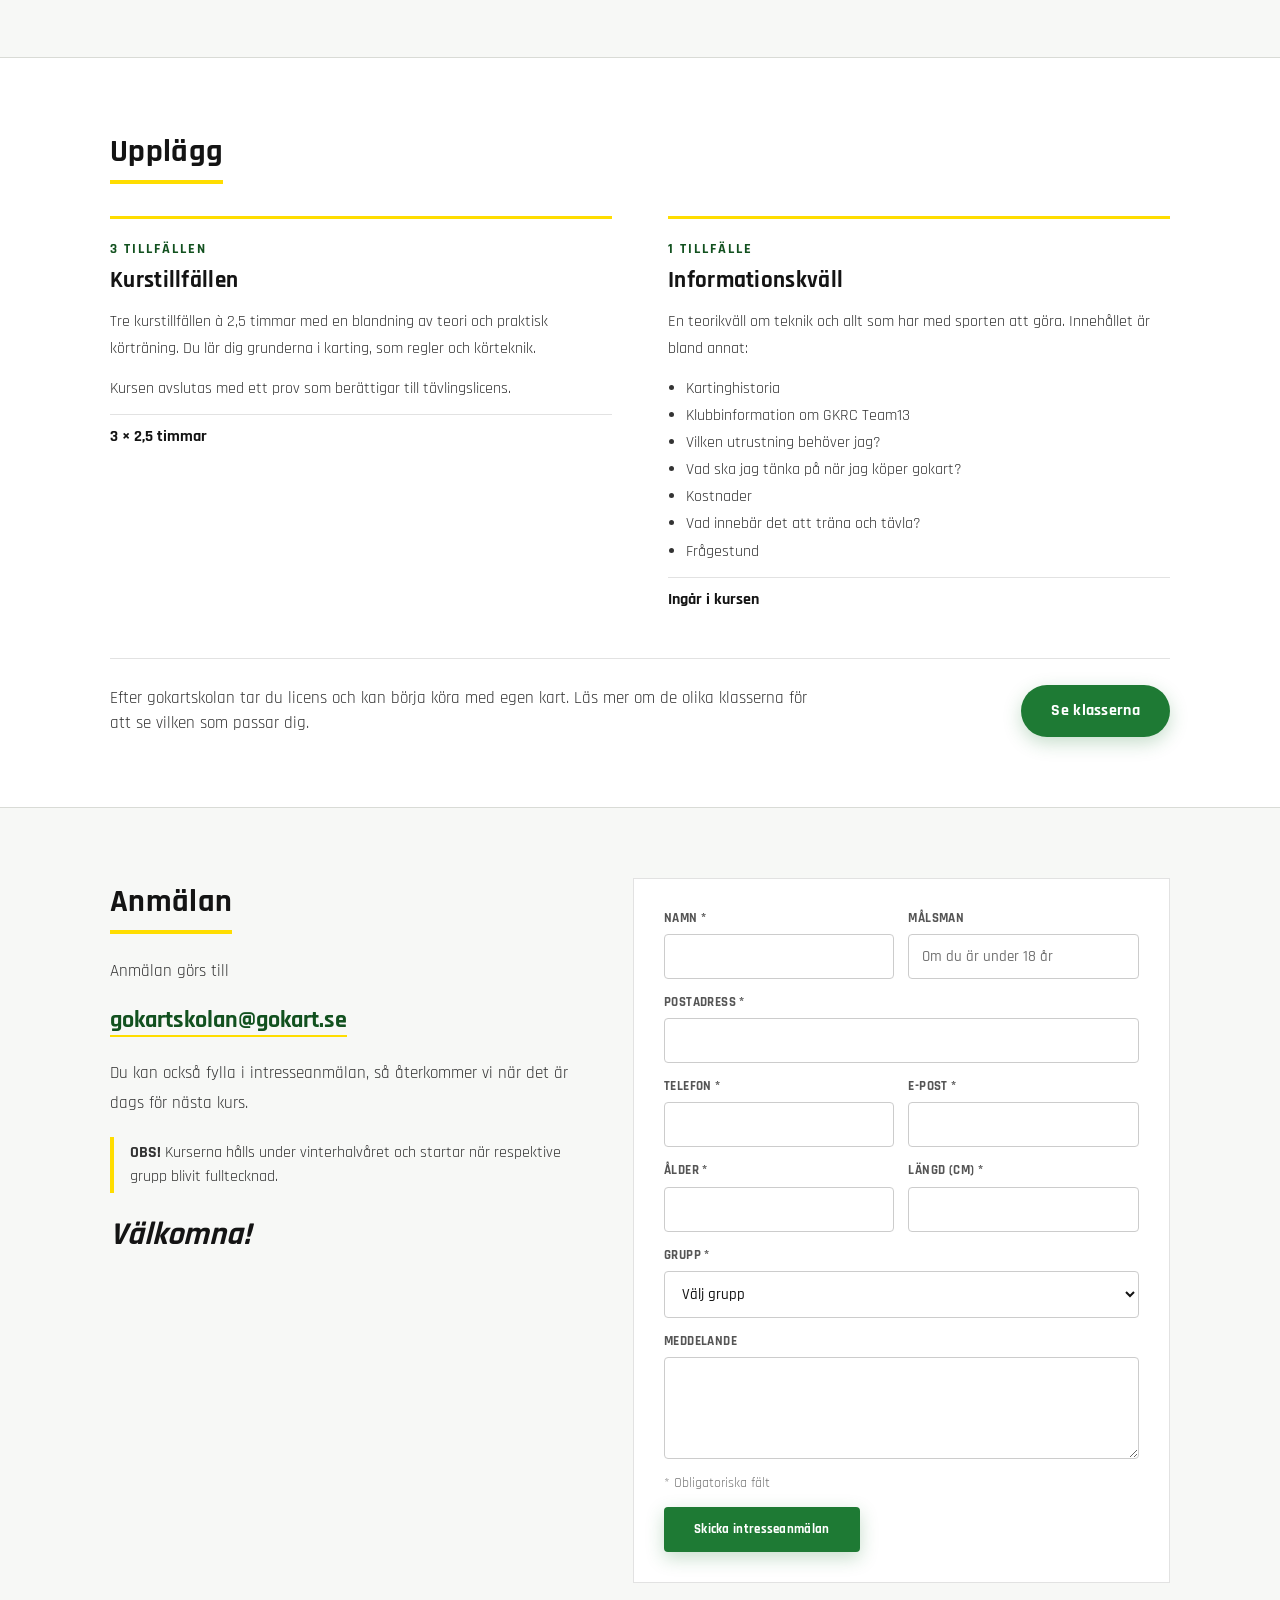
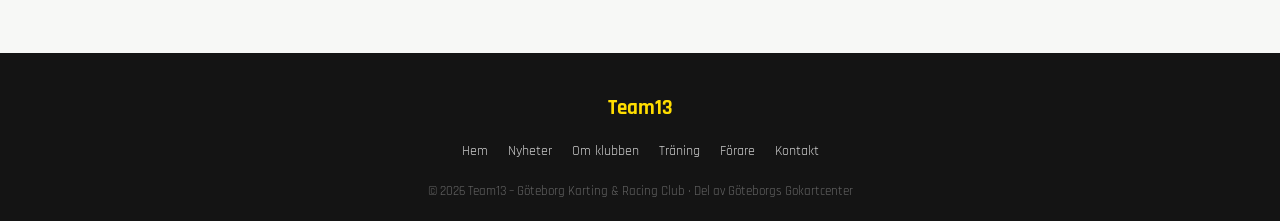
<file: gokartskolan.html>
<!doctype html>
<html lang="sv">
<head>
<meta charset="UTF-8">
<meta name="viewport" content="width=device-width, initial-scale=1">
<title>Gokartskolan – Team13</title>
<link rel="icon" href="images/logo-transparent.png">
<link rel="preconnect" href="https://fonts.googleapis.com">
<link href="https://fonts.googleapis.com/css2?family=Rajdhani:wght@500;600;700&family=Poppins:wght@400;500;600&display=swap" rel="stylesheet">
<link rel="stylesheet" href="style.css">
<style>
  .page-banner{position:relative;height:260px;overflow:hidden;display:flex;align-items:center;justify-content:center;text-align:center;}
  .page-banner::before{content:"";position:absolute;inset:-10px;background:url('images/gsp/gsp-44.jpg') center/cover;filter:blur(4px);}
  .page-banner::after{content:"";position:absolute;inset:0;background:linear-gradient(0deg,rgba(0,0,0,.55) 0%,rgba(0,0,0,.35) 100%);}
  .page-banner .container{position:relative;z-index:2;}
  .page-banner h1{color:var(--white);font-size:clamp(2rem,4.5vw,3rem);font-weight:700;}
  .page-banner p{color:#f0f0f0;margin-top:8px;font-size:1.1rem;}

  .subnav{border-bottom:1px solid #e2e2e2;background:var(--white);}
  .subnav ul{list-style:none;display:flex;justify-content:center;flex-wrap:wrap;gap:6px 34px;padding:16px 0;}
  .subnav a{font-weight:700;color:#555;padding:4px 0;border-bottom:3px solid transparent;}
  .subnav a:hover{color:var(--black);border-bottom-color:var(--yellow);}

  .k-text{color:#333;font-size:1.08rem;line-height:1.75;}
  .k-text p{margin-bottom:16px;}
  .k-text a{color:var(--green-dark);font-weight:700;border-bottom:1px solid currentColor;}

  .intro-wrap{display:grid;grid-template-columns:1.1fr 1fr;gap:56px;align-items:center;}
  .intro-img{width:100%;height:100%;min-height:380px;max-height:560px;object-fit:cover;object-position:center 30%;display:block;border-radius:14px;}
  .learn-list{list-style:none;columns:2;column-gap:30px;margin:4px 0 22px;border-top:1px solid #e2e2e2;}
  .learn-list li{break-inside:avoid;padding:11px 2px;border-bottom:1px solid #e2e2e2;font-weight:700;font-family:'Rajdhani',sans-serif;font-size:1.1rem;}
  .learn-list li::before{content:"";display:inline-block;width:10px;height:10px;background:var(--yellow);margin-right:12px;vertical-align:1px;}

  .course-wrap{display:grid;grid-template-columns:1fr 1.15fr;gap:56px;align-items:start;}
  .groups{display:grid;grid-template-columns:1fr 1fr;gap:24px;margin-bottom:26px;}
  .group{border-top:3px solid var(--yellow);padding-top:16px;}
  .group h3{font-size:1.25rem;margin-bottom:4px;}
  .group .age{font-family:'Rajdhani',sans-serif;font-size:2.2rem;font-weight:700;color:var(--green-dark);line-height:1.1;}
  .price{display:flex;align-items:baseline;gap:14px;border-top:1px solid #e2e2e2;border-bottom:1px solid #e2e2e2;padding:16px 0;margin-bottom:18px;}
  .price span{color:#777;font-size:.82rem;text-transform:uppercase;letter-spacing:1px;font-weight:700;}
  .price strong{font-family:'Rajdhani',sans-serif;font-size:2.4rem;line-height:1;}
  .small-note{color:#555;font-size:.95rem;}
  .specs{width:100%;border-collapse:collapse;}
  .specs th,.specs td{padding:12px 4px;border-bottom:1px solid #e2e2e2;text-align:left;vertical-align:top;}
  .specs th{width:150px;color:#777;font-size:.82rem;text-transform:uppercase;letter-spacing:1px;font-weight:700;padding-top:14px;}
  .specs td{font-weight:600;}
  .specs tr:first-child th,.specs tr:first-child td{border-top:1px solid #e2e2e2;}

  .steps{display:grid;grid-template-columns:repeat(2,1fr);gap:56px;margin-top:10px;}
  .step{border-top:3px solid var(--yellow);padding-top:18px;}
  .step .num{font-family:'Rajdhani',sans-serif;font-weight:700;font-size:.85rem;letter-spacing:2px;text-transform:uppercase;color:var(--green-dark);}
  .step h3{font-size:1.45rem;margin:2px 0 10px;}
  .step p{color:#333;line-height:1.7;margin-bottom:12px;}
  .step ul{margin:0 0 12px 18px;color:#333;line-height:1.7;}
  .step .meta{border-top:1px solid #e2e2e2;padding-top:10px;font-weight:700;color:var(--black);}
  .after{margin-top:46px;border-top:1px solid #e2e2e2;padding-top:26px;display:flex;flex-wrap:wrap;align-items:center;justify-content:space-between;gap:18px;}
  .after p{color:#333;font-size:1.05rem;max-width:720px;}

  .signup-wrap{display:grid;grid-template-columns:1fr 1.15fr;gap:56px;align-items:start;}
  .mail-line{font-family:'Rajdhani',sans-serif;font-size:1.5rem;font-weight:700;margin:6px 0 20px;}
  .mail-line a{color:var(--green-dark);border-bottom:2px solid var(--yellow);}
  .obs{border-left:4px solid var(--yellow);padding:4px 0 4px 16px;color:#333;margin:18px 0;}
  .welcome{font-family:'Rajdhani',sans-serif;font-size:2rem;font-weight:700;font-style:italic;margin-top:10px;}
  form.signup{display:grid;grid-template-columns:1fr 1fr;gap:14px;background:var(--white);padding:30px;border:1px solid #e2e2e2;}
  form.signup .full{grid-column:1/-1;}
  form.signup label{display:grid;gap:6px;font-size:.8rem;font-weight:700;color:#555;text-transform:uppercase;letter-spacing:.4px;}
  form.signup input,form.signup select,form.signup textarea{padding:12px 13px;border:1px solid #ccc;border-radius:4px;font-family:inherit;font-size:.95rem;background:var(--white);text-transform:none;letter-spacing:0;font-weight:500;color:var(--black);}
  form.signup input:focus,form.signup select:focus,form.signup textarea:focus{outline:none;border-color:var(--green);box-shadow:0 0 0 3px rgba(30,122,52,.12);}
  form.signup .btn{border:none;cursor:pointer;border-radius:4px;justify-self:start;}
  form.signup .hint{grid-column:1/-1;font-size:.85rem;color:#777;}

  @media(max-width:980px){.steps{grid-template-columns:1fr;gap:30px;}}
  @media(max-width:820px){
    .intro-wrap,.course-wrap,.signup-wrap{grid-template-columns:1fr;gap:28px;}
    .intro-img{min-height:240px;max-height:340px;}
    .subnav ul{gap:6px 20px;}
    .learn-list{columns:1;}
    form.signup{grid-template-columns:1fr;padding:22px;}
  }
  @media(max-width:420px){.groups{grid-template-columns:1fr;}}
</style>
</head><body>

<div class="badge-note">FÖRHANDSVISNING / EXEMPEL — ej den riktiga sidan, endast för granskning</div>
<header>
  <div class="container navwrap">
    <a href="index.html" class="logo">
      <img src="images/logo-transparent.png" alt="Team13 logga">
    </a>
    <div class="navright">
    <button class="burger" id="burger" aria-label="Meny"><span></span><span></span><span></span></button>
    <nav><ul id="navlist">
      <li><a href="index.html" >Hem</a></li>
      <li><a href="nyheter.html">Nyheter</a></li>
      <li class="has-dropdown"><a href="karting.html">Karting</a>
        <ul class="dropdown-menu">
          <li><a href="karting.html#kom-igang">Kom igång</a></li>
          <li><a href="karting.html#licens">Regler &amp; licens</a></li>
          <li><a href="karting.html#klasser">Klasser</a></li>
          <li><a href="karting.html#lankar">Länkar</a></li>
        </ul>
      </li>
      <li class="has-dropdown"><a href="om-klubben.html">Klubben</a>
        <ul class="dropdown-menu">
          <li><a href="om-klubben.html">Om klubben</a></li>
          <li><a href="forare.html">Förare</a></li>
          <li><a href="sponsorer.html">Sponsorer</a></li>
        </ul>
      </li>
      <li><a href="shop.html">Shop</a></li>
      <li><a href="gokartskolan.html">Gokartskolan</a></li>
      <li class="has-dropdown"><a href="tavlingar.html">Tävlingar</a>
        <ul class="dropdown-menu">
          <li><a href="tavlingar.html#kalender">Tävlingskalender</a></li>
          <li><a href="tavlingar.html#resultat">Resultat</a></li>
          <li><a href="tavlingar.html#praktiskt">Depåplats</a></li>
        </ul>
      </li>
      <li class="has-dropdown"><a href="traning.html">Träning</a>
        <ul class="dropdown-menu">
          <li><a href="traning.html">Träningstider</a></li>
          <li><a href="kontakt.html">Anmälan</a></li>
        </ul>
      </li>
      <li><a href="kontakt.html">Kontakt</a></li>
      <li><a href="kontakt.html" class="cta-btn">Bli medlem</a></li>
    </ul></nav>
    <a href="kontakt.html" class="cta-btn cta-btn-desktop">Bli medlem</a>
    </div>
  </div>
</header>
<section class="page-banner">
  <div class="container">
    <h1>Gokartskolan</h1>
    <p>Lär dig grunderna i gokartsporten – för barn från 7 år och vuxna</p>
  </div>
</section>

<div class="subnav" role="navigation" aria-label="På den här sidan">
  <div class="container">
    <ul>
      <li><a href="#om-skolan">Om skolan</a></li>
      <li><a href="#kursen">Kursen</a></li>
      <li><a href="#upplagg">Upplägg</a></li>
      <li><a href="#anmalan">Anmälan</a></li>
    </ul>
  </div>
</div>

<section class="k-section" id="om-skolan">
  <div class="container intro-wrap">
    <div>
      <h2 class="k-title">Lär dig köra gokart</h2>
      <div class="k-text">
        <p>I GKRC Team13:s gokartskola får du lära dig grunderna i gokartsporten: att bromsa på rätt sätt, accelerera, hitta rätt vägval i kurvorna och göra säkra omkörningar. Du får också lära dig vilka regler som gäller, hur man sköter om sin gokart och hur det går till på träning och tävling.</p>
        <p>Våra kunniga instruktörer lär dig bland annat:</p>
      </div>
      <ul class="learn-list">
        <li>Körteknik</li>
        <li>Spårval</li>
        <li>Säkerhetsregler</li>
        <li>Flaggsignaler</li>
        <li>Att tävla</li>
      </ul>
      <div class="k-text">
        <p>Efter avslutad kurs skriver du ett prov som berättigar till tävlingslicens. Sedan kan du fortsätta med egen gokart på klubbens <a href="traning.html">träningstillfällen</a>.</p>
      </div>
      <a href="#anmalan" class="btn" style="margin-top:6px;">Anmäl intresse</a>
    </div>
    <img class="intro-img" src="images/gsp/gsp-52.jpg" alt="Ung förare med hjälm på Göteborgs Karting Ring" loading="lazy">
  </div>
</section>

<section class="k-section alt" id="kursen">
  <div class="container course-wrap">
    <div>
      <h2 class="k-title">Kursen</h2>
      <div class="k-text"><p>Kurserna är uppdelade i två grupper:</p></div>
      <div class="groups">
        <div class="group"><h3>Barn &amp; ungdom</h3><div class="age">7–13 år</div></div>
        <div class="group"><h3>Vuxen</h3><div class="age">från 14 år</div></div>
      </div>
      <div class="price"><span>Pris</span><strong>1 500 kr</strong></div>
      <p class="small-note">Åldern gäller det år du fyller.</p>
    </div>
    <table class="specs">
      <tr><th>Kurstillfällen</th><td>3 tillfällen à 2,5 timmar</td></tr>
      <tr><th>Innehåll</th><td>Blandning av teori och praktisk körträning</td></tr>
      <tr><th>Informationskväll</th><td>1 tillfälle om teknik och allt som har med sporten att göra</td></tr>
      <tr><th>Avslutning</th><td>Prov som berättigar till tävlingslicens</td></tr>
      <tr><th>Säsong</th><td>Vinterhalvåret</td></tr>
      <tr><th>Kursstart</th><td>När respektive grupp blivit fulltecknad</td></tr>
    </table>
  </div>
</section>

<section class="k-section" id="upplagg">
  <div class="container">
    <h2 class="k-title">Upplägg</h2>
    <div class="steps">
      <div class="step">
        <span class="num">3 tillfällen</span>
        <h3>Kurstillfällen</h3>
        <p>Tre kurstillfällen à 2,5 timmar med en blandning av teori och praktisk körträning. Du lär dig grunderna i karting, som regler och körteknik.</p>
        <p>Kursen avslutas med ett prov som berättigar till tävlingslicens.</p>
        <div class="meta">3 × 2,5 timmar</div>
      </div>
      <div class="step">
        <span class="num">1 tillfälle</span>
        <h3>Informationskväll</h3>
        <p>En teorikväll om teknik och allt som har med sporten att göra. Innehållet är bland annat:</p>
        <ul>
          <li>Kartinghistoria</li>
          <li>Klubbinformation om GKRC Team13</li>
          <li>Vilken utrustning behöver jag?</li>
          <li>Vad ska jag tänka på när jag köper gokart?</li>
          <li>Kostnader</li>
          <li>Vad innebär det att träna och tävla?</li>
          <li>Frågestund</li>
        </ul>
        <div class="meta">Ingår i kursen</div>
      </div>
    </div>
    <div class="after">
      <p>Efter gokartskolan tar du licens och kan börja köra med egen kart. Läs mer om de olika klasserna för att se vilken som passar dig.</p>
      <a href="karting.html#klasser" class="btn">Se klasserna</a>
    </div>
  </div>
</section>

<section class="k-section alt" id="anmalan">
  <div class="container signup-wrap">
    <div>
      <h2 class="k-title">Anmälan</h2>
      <div class="k-text"><p>Anmälan görs till</p></div>
      <p class="mail-line"><a href="mailto:gokartskolan@gokart.se">gokartskolan@gokart.se</a></p>
      <div class="k-text"><p>Du kan också fylla i intresseanmälan, så återkommer vi när det är dags för nästa kurs.</p></div>
      <p class="obs"><strong>OBS!</strong> Kurserna hålls under vinterhalvåret och startar när respektive grupp blivit fulltecknad.</p>
      <p class="welcome">Välkomna!</p>
    </div>
    <form class="signup" onsubmit="event.preventDefault(); alert('Detta är en exempelsida – formuläret skickar inget än.');">
      <label>Namn *<input type="text" required></label>
      <label>Målsman<input type="text" placeholder="Om du är under 18 år"></label>
      <label class="full">Postadress *<input type="text" required></label>
      <label>Telefon *<input type="tel" required></label>
      <label>E-post *<input type="email" required></label>
      <label>Ålder *<input type="number" min="5" max="99" required></label>
      <label>Längd (cm) *<input type="number" min="80" max="230" required></label>
      <label class="full">Grupp *
        <select required>
          <option value="">Välj grupp</option>
          <option>Barn &amp; ungdom, 7–13 år</option>
          <option>Vuxen, från 14 år</option>
        </select>
      </label>
      <label class="full">Meddelande<textarea rows="4"></textarea></label>
      <span class="hint">* Obligatoriska fält</span>
      <button class="btn" type="submit">Skicka intresseanmälan</button>
    </form>
  </div>
</section>
<footer>
  <div class="container">
    <div class="yellow" style="font-size:1.3rem;">Team13</div>
    <div class="fnav">
      <a href="index.html">Hem</a><a href="nyheter.html">Nyheter</a><a href="om-klubben.html">Om klubben</a>
      <a href="traning.html">Träning</a><a href="forare.html">Förare</a><a href="kontakt.html">Kontakt</a>
    </div>
    <div class="fine">© 2026 Team13 – Göteborg Karting &amp; Racing Club · Del av Göteborgs Gokartcenter</div>
  </div>
</footer>

<script>
  document.getElementById('burger').addEventListener('click', function(){
    document.getElementById('navlist').classList.toggle('open');
  });
</script>
</body>
</html>
</file>
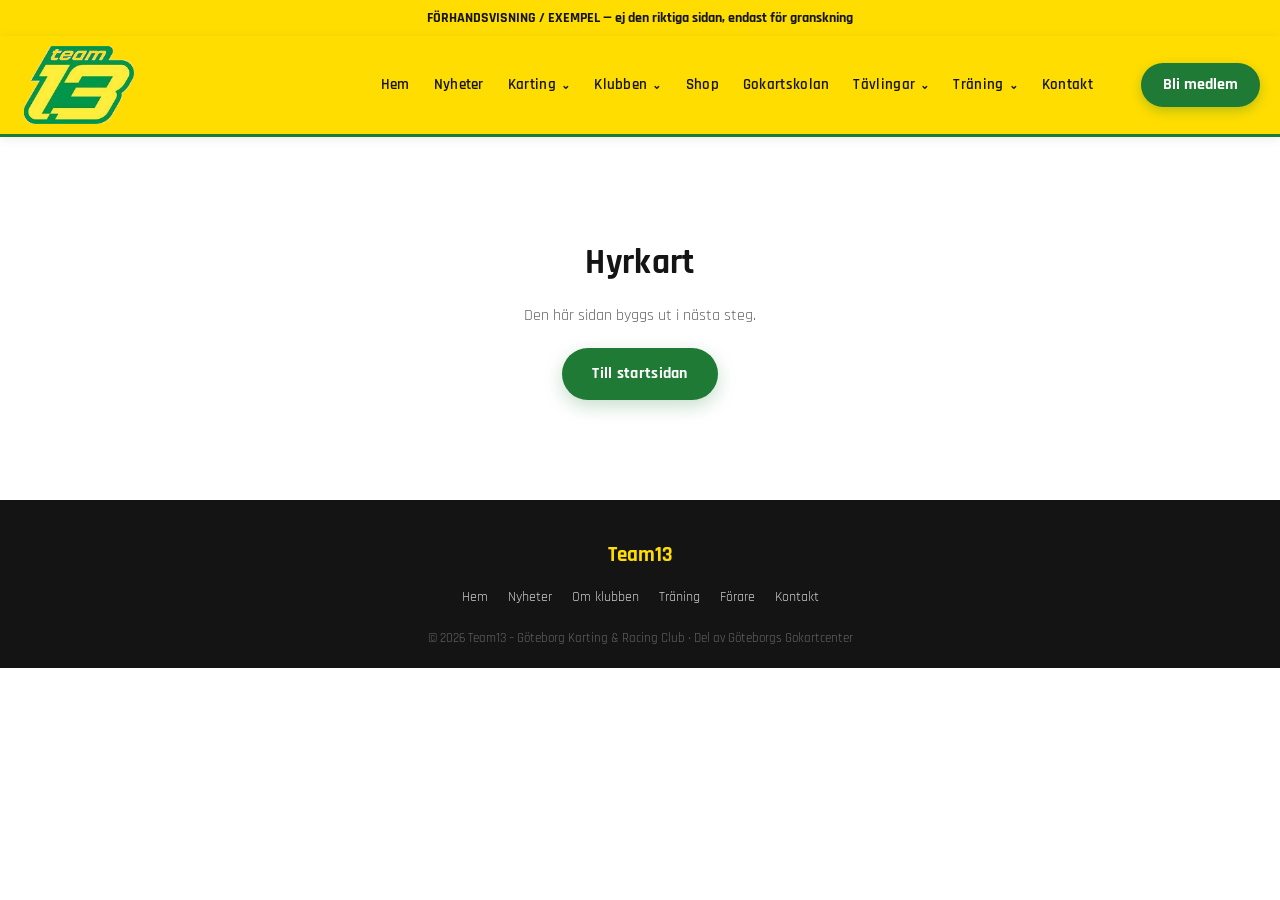
<file: hyrkart.html>
<!doctype html>
<html lang="sv">
<head>
<meta charset="UTF-8">
<meta name="viewport" content="width=device-width, initial-scale=1">
<title>Hyrkart – Team13</title>
<link rel="icon" href="images/logo-transparent.png">
<link rel="preconnect" href="https://fonts.googleapis.com">
<link href="https://fonts.googleapis.com/css2?family=Rajdhani:wght@500;600;700&display=swap" rel="stylesheet">
<link rel="stylesheet" href="style.css">
</head>
<body>

<div class="badge-note">FÖRHANDSVISNING / EXEMPEL — ej den riktiga sidan, endast för granskning</div>
<header>
  <div class="container navwrap">
    <a href="index.html" class="logo">
      <img src="images/logo-transparent.png" alt="Team13 logga">
    </a>
    <div class="navright">
    <button class="burger" id="burger" aria-label="Meny"><span></span><span></span><span></span></button>
    <nav><ul id="navlist">
      <li><a href="index.html" >Hem</a></li>
      <li><a href="nyheter.html">Nyheter</a></li>
      <li class="has-dropdown"><a href="karting.html">Karting</a>
        <ul class="dropdown-menu">
          <li><a href="karting.html#kom-igang">Kom igång</a></li>
          <li><a href="karting.html#licens">Regler &amp; licens</a></li>
          <li><a href="karting.html#klasser">Klasser</a></li>
          <li><a href="karting.html#lankar">Länkar</a></li>
        </ul>
      </li>
      <li class="has-dropdown"><a href="om-klubben.html">Klubben</a>
        <ul class="dropdown-menu">
          <li><a href="om-klubben.html">Om klubben</a></li>
          <li><a href="forare.html">Förare</a></li>
          <li><a href="sponsorer.html">Sponsorer</a></li>
        </ul>
      </li>
      <li><a href="shop.html">Shop</a></li>
      <li><a href="gokartskolan.html">Gokartskolan</a></li>
      <li class="has-dropdown"><a href="tavlingar.html">Tävlingar</a>
        <ul class="dropdown-menu">
          <li><a href="tavlingar.html#kalender">Tävlingskalender</a></li>
          <li><a href="tavlingar.html#resultat">Resultat</a></li>
          <li><a href="tavlingar.html#praktiskt">Depåplats</a></li>
        </ul>
      </li>
      <li class="has-dropdown"><a href="traning.html">Träning</a>
        <ul class="dropdown-menu">
          <li><a href="traning.html">Träningstider</a></li>
          <li><a href="kontakt.html">Anmälan</a></li>
        </ul>
      </li>
      <li><a href="kontakt.html">Kontakt</a></li>
      <li><a href="kontakt.html" class="cta-btn">Bli medlem</a></li>
    </ul></nav>
    <a href="kontakt.html" class="cta-btn cta-btn-desktop">Bli medlem</a>
    </div>
  </div>
</header>

<section class="placeholder-page">
  <div class="container">
    <h1>Hyrkart</h1>
    <p>Den här sidan byggs ut i nästa steg.</p>
    <p><a href="index.html" class="btn" style="margin-top:20px;display:inline-block;">Till startsidan</a></p>
  </div>
</section>

<footer>
  <div class="container">
    <div class="yellow" style="font-size:1.3rem;">Team13</div>
    <div class="fnav">
      <a href="index.html">Hem</a><a href="nyheter.html">Nyheter</a><a href="om-klubben.html">Om klubben</a>
      <a href="traning.html">Träning</a><a href="forare.html">Förare</a><a href="kontakt.html">Kontakt</a>
    </div>
    <div class="fine">© 2026 Team13 – Göteborg Karting &amp; Racing Club · Del av Göteborgs Gokartcenter</div>
  </div>
</footer>

<script>
  document.getElementById('burger').addEventListener('click', function(){
    document.getElementById('navlist').classList.toggle('open');
  });
</script>
</body>
</html>
</file>
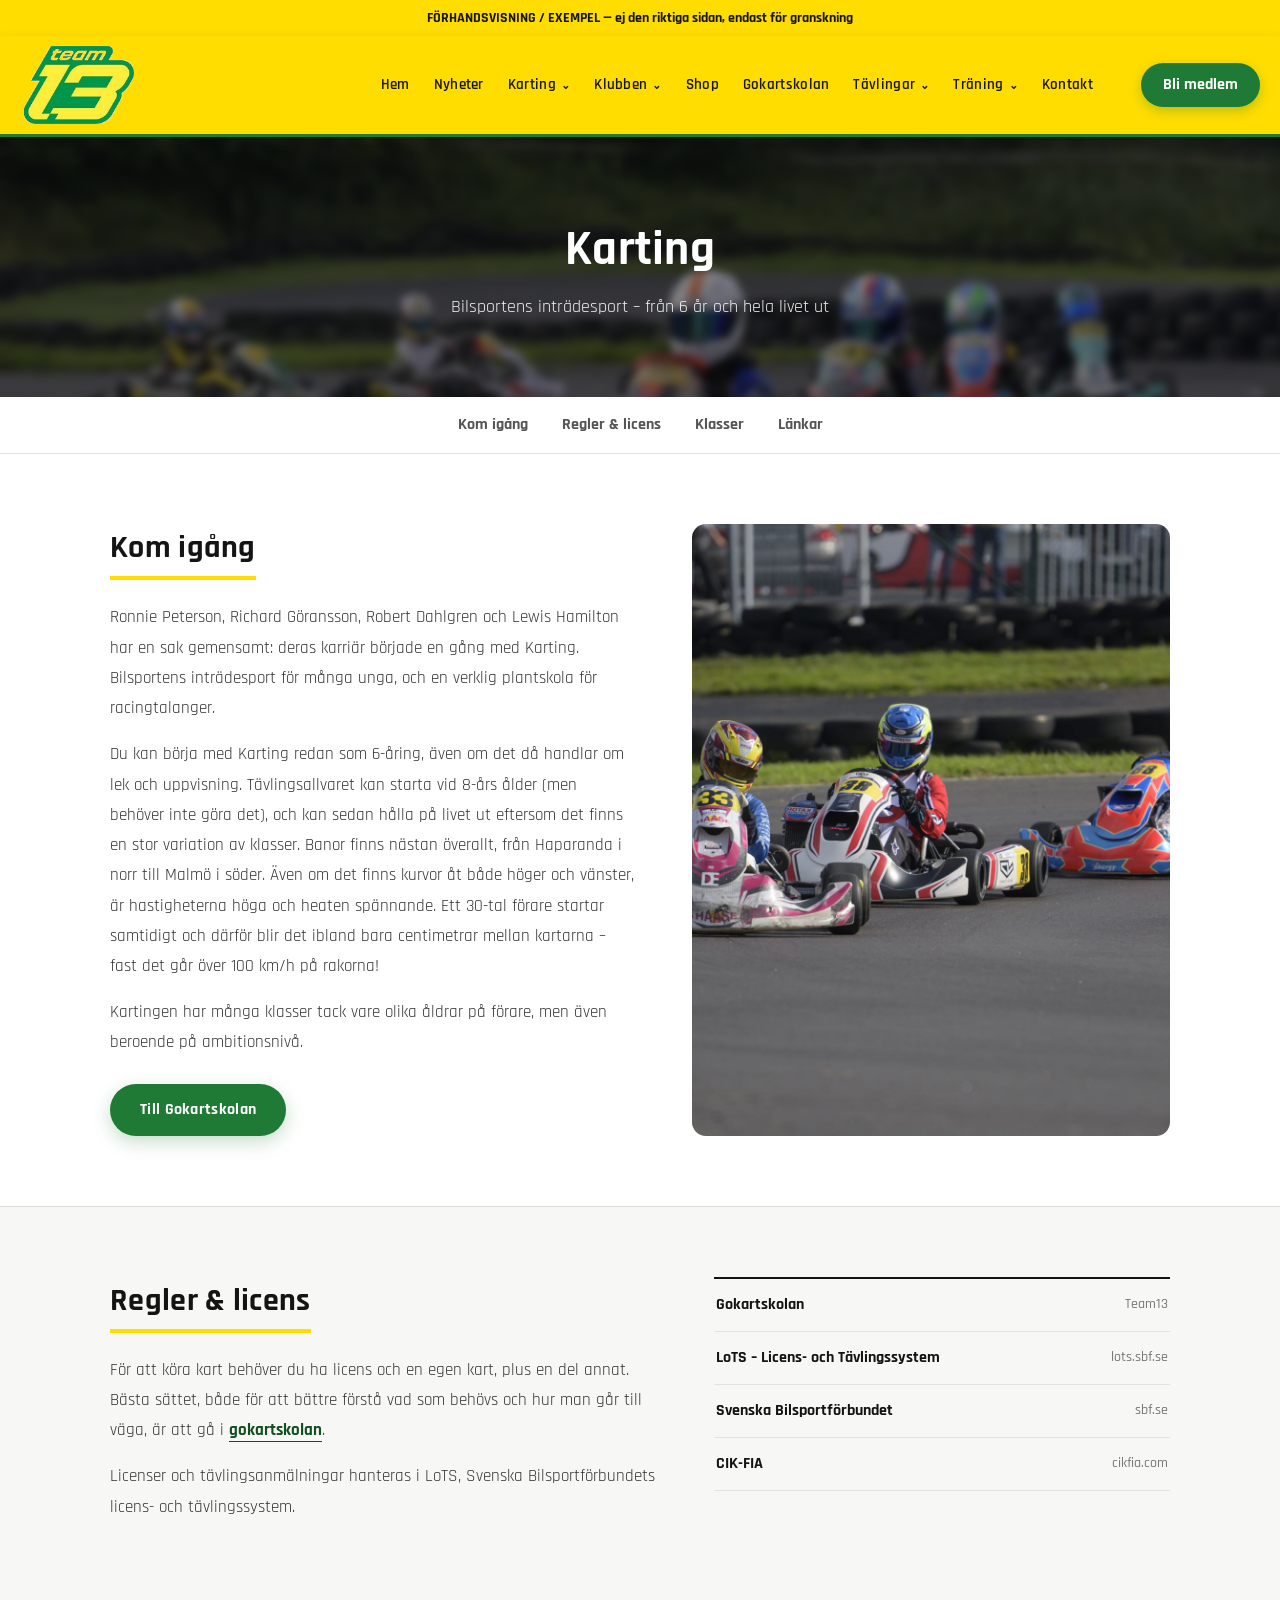
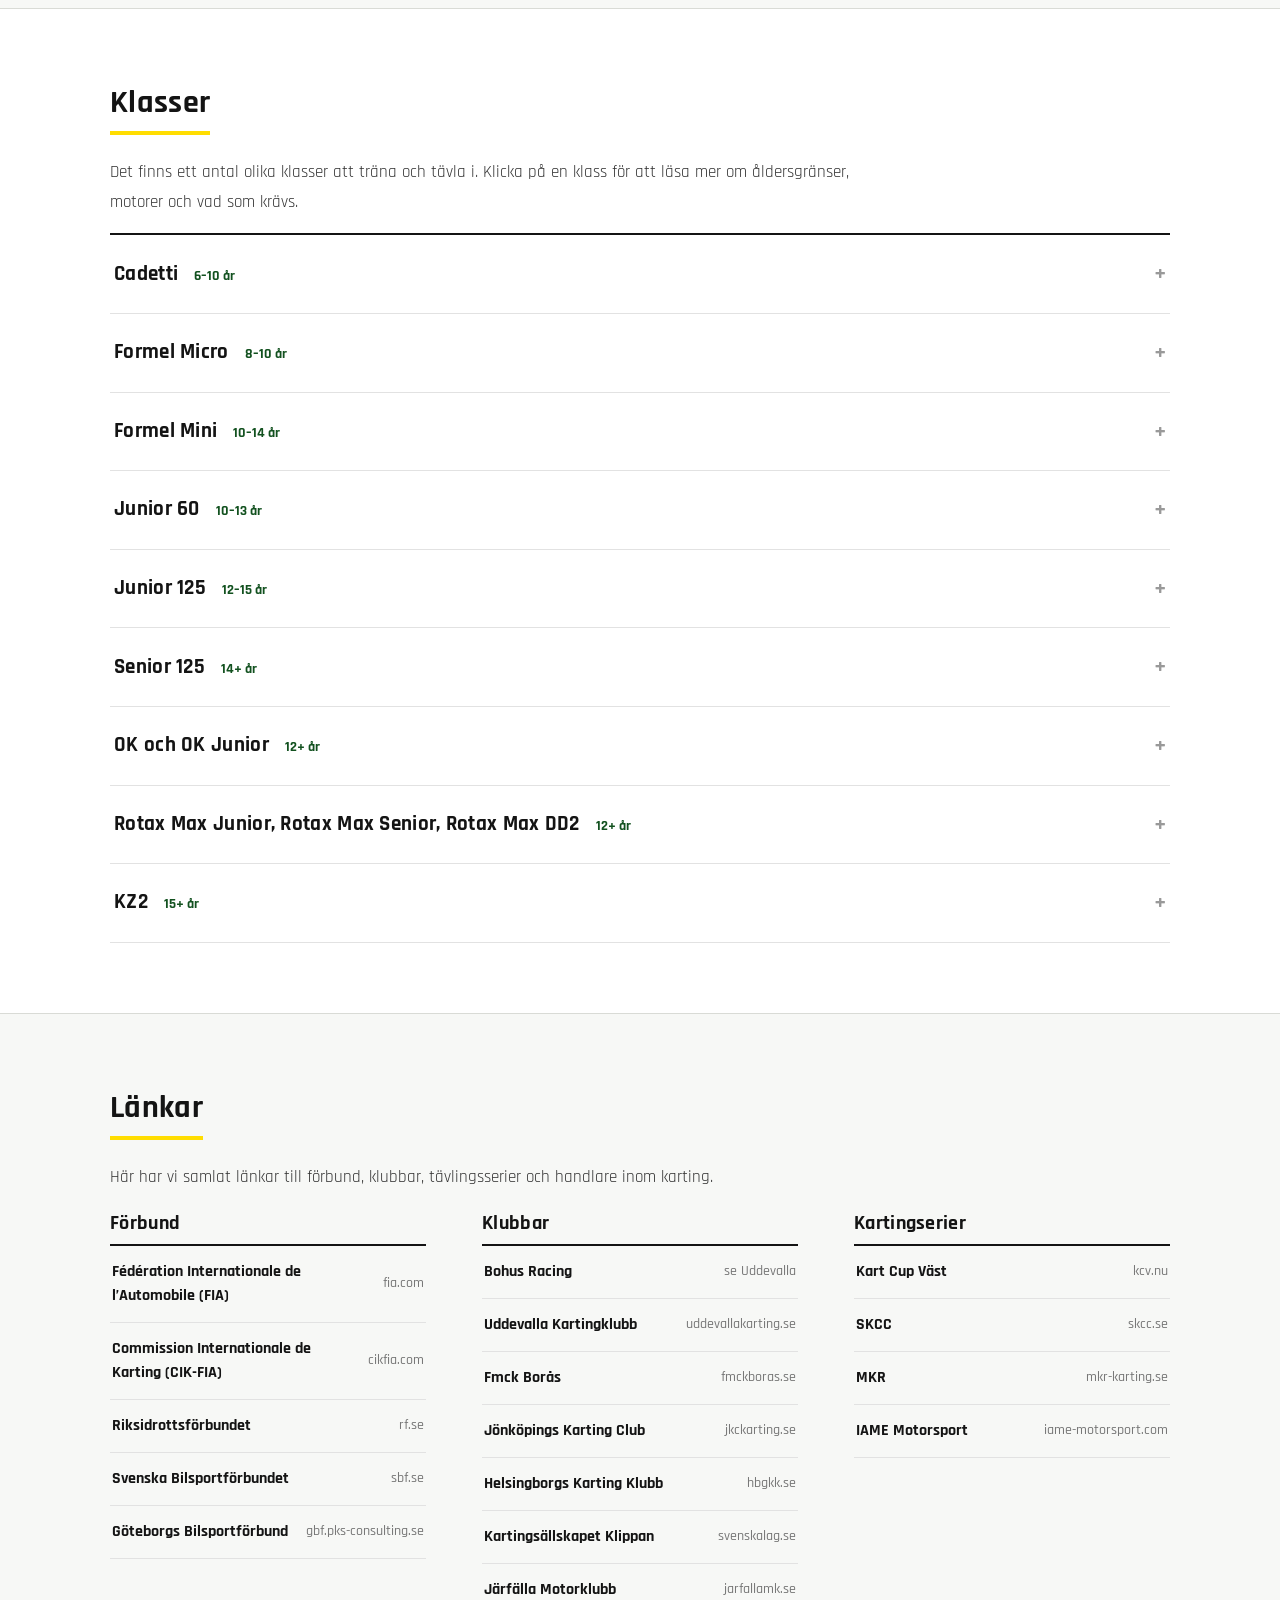
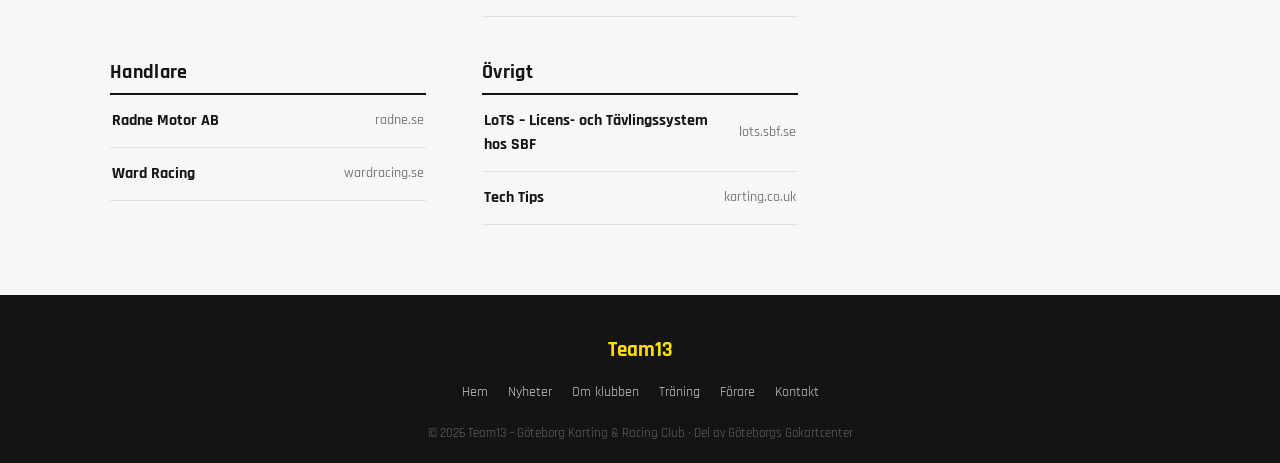
<file: karting.html>
<!doctype html>
<html lang="sv">
<head>
<meta charset="UTF-8">
<meta name="viewport" content="width=device-width, initial-scale=1">
<title>Karting – Team13</title>
<link rel="icon" href="images/logo-transparent.png">
<link rel="preconnect" href="https://fonts.googleapis.com">
<link href="https://fonts.googleapis.com/css2?family=Rajdhani:wght@500;600;700&display=swap" rel="stylesheet">
<link rel="stylesheet" href="style.css">
<style>
  .page-banner{position:relative;height:260px;overflow:hidden;display:flex;align-items:center;justify-content:center;text-align:center;}
  .page-banner::before{content:"";position:absolute;inset:-10px;background:url('images/gsp/gsp-19.jpg') center/cover;filter:blur(4px);}
  .page-banner::after{content:"";position:absolute;inset:0;background:linear-gradient(0deg,rgba(0,0,0,.55) 0%,rgba(0,0,0,.35) 100%);}
  .page-banner .container{position:relative;z-index:2;}
  .page-banner h1{color:var(--white);font-size:clamp(2rem,4.5vw,3rem);font-weight:700;}
  .page-banner p{color:#f0f0f0;margin-top:8px;font-size:1.1rem;}

  .subnav{border-bottom:1px solid #e2e2e2;background:var(--white);}
  .subnav ul{list-style:none;display:flex;justify-content:center;flex-wrap:wrap;gap:6px 34px;padding:16px 0;}
  .subnav a{font-weight:700;color:#555;padding:4px 0;border-bottom:3px solid transparent;}
  .subnav a:hover{color:var(--black);border-bottom-color:var(--yellow);}

  .k-text{color:#333;font-size:1.08rem;line-height:1.75;}
  .k-text p{margin-bottom:16px;}
  .k-text a{color:var(--green-dark);font-weight:700;border-bottom:1px solid currentColor;}

  .intro-wrap{display:grid;grid-template-columns:1.1fr 1fr;gap:56px;align-items:center;}
  .intro-img{width:100%;height:100%;min-height:340px;object-fit:cover;display:block;border-radius:14px;}

  .license-wrap{display:grid;grid-template-columns:1.2fr 1fr;gap:56px;align-items:start;}
  .link-list{list-style:none;border-top:2px solid var(--black);}
  .link-list li{border-bottom:1px solid #e2e2e2;}
  .link-list a{display:flex;justify-content:space-between;align-items:center;gap:16px;padding:14px 2px;font-weight:700;font-family:'Rajdhani',sans-serif;}
  .link-list a span{color:#777;font-weight:500;font-size:.9rem;}
  .link-list a:hover{color:var(--green-dark);}

  .class-accordion{border-top:2px solid var(--black);}
  .class-item{border-bottom:1px solid #e2e2e2;scroll-margin-top:110px;}
  .class-item summary{display:flex;align-items:center;justify-content:space-between;gap:16px;padding:22px 4px;cursor:pointer;list-style:none;}
  .class-item summary::-webkit-details-marker{display:none;}
  .class-item summary .sum-left{display:flex;align-items:baseline;gap:16px;flex-wrap:wrap;}
  .class-item summary h3{font-size:1.3rem;margin:0;}
  .class-item summary .age-tag{color:var(--green-dark);font-weight:700;font-size:.9rem;white-space:nowrap;}
  .class-item summary .chev{font-size:1.4rem;font-weight:700;color:#999;transition:transform .2s;flex:none;}
  .class-item[open] summary .chev{transform:rotate(45deg);}
  .class-item[open] summary{padding-bottom:10px;}
  .class-body{display:grid;grid-template-columns:1fr 1fr;gap:48px;padding:0 4px 36px;}
  .class .lead{color:#333;font-size:1.05rem;line-height:1.7;}
  .class .lead p{margin-bottom:12px;}
  .class ul.notes{margin:4px 0 12px 20px;color:#333;line-height:1.7;}
  .specs{width:100%;border-collapse:collapse;align-self:start;}
  .specs th,.specs td{padding:11px 4px;border-bottom:1px solid #e2e2e2;text-align:left;vertical-align:top;}
  .specs th{width:130px;color:#777;font-size:.82rem;text-transform:uppercase;letter-spacing:1px;font-weight:700;padding-top:13px;}
  .specs td{font-weight:600;}
  .specs tr:first-child th,.specs tr:first-child td{border-top:none;}

  .links-grid{display:grid;grid-template-columns:repeat(auto-fit,minmax(300px,1fr));gap:40px 56px;margin-top:10px;}
  .links-grid h3{font-size:1.25rem;margin-bottom:6px;}

  @media(max-width:820px){
    .intro-wrap,.license-wrap{grid-template-columns:1fr;gap:24px;}
    .class-body{grid-template-columns:1fr;gap:20px;}
    .intro-img{min-height:240px;}
    .subnav ul{gap:6px 20px;}
  }
</style>
</head>
<body>

<div class="badge-note">FÖRHANDSVISNING / EXEMPEL — ej den riktiga sidan, endast för granskning</div>
<header>
  <div class="container navwrap">
    <a href="index.html" class="logo">
      <img src="images/logo-transparent.png" alt="Team13 logga">
    </a>
    <div class="navright">
    <button class="burger" id="burger" aria-label="Meny"><span></span><span></span><span></span></button>
    <nav><ul id="navlist">
      <li><a href="index.html" >Hem</a></li>
      <li><a href="nyheter.html">Nyheter</a></li>
      <li class="has-dropdown"><a href="karting.html">Karting</a>
        <ul class="dropdown-menu">
          <li><a href="karting.html#kom-igang">Kom igång</a></li>
          <li><a href="karting.html#licens">Regler &amp; licens</a></li>
          <li><a href="karting.html#klasser">Klasser</a></li>
          <li><a href="karting.html#lankar">Länkar</a></li>
        </ul>
      </li>
      <li class="has-dropdown"><a href="om-klubben.html">Klubben</a>
        <ul class="dropdown-menu">
          <li><a href="om-klubben.html">Om klubben</a></li>
          <li><a href="forare.html">Förare</a></li>
          <li><a href="sponsorer.html">Sponsorer</a></li>
        </ul>
      </li>
      <li><a href="shop.html">Shop</a></li>
      <li><a href="gokartskolan.html">Gokartskolan</a></li>
      <li class="has-dropdown"><a href="tavlingar.html">Tävlingar</a>
        <ul class="dropdown-menu">
          <li><a href="tavlingar.html#kalender">Tävlingskalender</a></li>
          <li><a href="tavlingar.html#resultat">Resultat</a></li>
          <li><a href="tavlingar.html#praktiskt">Depåplats</a></li>
        </ul>
      </li>
      <li class="has-dropdown"><a href="traning.html">Träning</a>
        <ul class="dropdown-menu">
          <li><a href="traning.html">Träningstider</a></li>
          <li><a href="kontakt.html">Anmälan</a></li>
        </ul>
      </li>
      <li><a href="kontakt.html">Kontakt</a></li>
      <li><a href="kontakt.html" class="cta-btn">Bli medlem</a></li>
    </ul></nav>
    <a href="kontakt.html" class="cta-btn cta-btn-desktop">Bli medlem</a>
    </div>
  </div>
</header>

<section class="page-banner">
  <div class="container">
    <h1>Karting</h1>
    <p>Bilsportens inträdesport – från 6 år och hela livet ut</p>
  </div>
</section>

<div class="subnav" role="navigation" aria-label="På den här sidan">
  <div class="container">
    <ul>
      <li><a href="#kom-igang">Kom igång</a></li>
      <li><a href="#licens">Regler &amp; licens</a></li>
      <li><a href="#klasser">Klasser</a></li>
      <li><a href="#lankar">Länkar</a></li>
    </ul>
  </div>
</div>

<section class="k-section" id="kom-igang">
  <div class="container intro-wrap">
    <div>
      <h2 class="k-title">Kom igång</h2>
      <div class="k-text">
        <p>Ronnie Peterson, Richard Göransson, Robert Dahlgren och Lewis Hamilton har en sak gemensamt: deras karriär började en gång med Karting. Bilsportens inträdesport för många unga, och en verklig plantskola för racingtalanger.</p>
        <p>Du kan börja med Karting redan som 6-åring, även om det då handlar om lek och uppvisning. Tävlingsallvaret kan starta vid 8-års ålder (men behöver inte göra det), och kan sedan hålla på livet ut eftersom det finns en stor variation av klasser. Banor finns nästan överallt, från Haparanda i norr till Malmö i söder. Även om det finns kurvor åt både höger och vänster, är hastigheterna höga och heaten spännande. Ett 30-tal förare startar samtidigt och därför blir det ibland bara centimetrar mellan kartarna – fast det går över 100 km/h på rakorna!</p>
        <p>Kartingen har många klasser tack vare olika åldrar på förare, men även beroende på ambitionsnivå.</p>
      </div>
      <a href="gokartskolan.html" class="btn" style="margin-top:10px;">Till Gokartskolan</a>
    </div>
    <img class="intro-img" src="images/gsp/gsp-08.jpg" alt="Kartar i tät klunga på Göteborgs Karting Ring" loading="lazy">
  </div>
</section>

<section class="k-section alt" id="licens">
  <div class="container license-wrap">
    <div>
      <h2 class="k-title">Regler &amp; licens</h2>
      <div class="k-text">
        <p>För att köra kart behöver du ha licens och en egen kart, plus en del annat. Bästa sättet, både för att bättre förstå vad som behövs och hur man går till väga, är att gå i <a href="gokartskolan.html">gokartskolan</a>.</p>
        <p>Licenser och tävlingsanmälningar hanteras i LoTS, Svenska Bilsportförbundets licens- och tävlingssystem.</p>
      </div>
    </div>
    <ul class="link-list">
      <li><a href="gokartskolan.html">Gokartskolan <span>Team13</span></a></li>
      <li><a href="https://lots.sbf.se/Pages/Login.aspx" target="_blank" rel="noopener">LoTS – Licens- och Tävlingssystem <span>lots.sbf.se</span></a></li>
      <li><a href="http://www.sbf.se" target="_blank" rel="noopener">Svenska Bilsportförbundet <span>sbf.se</span></a></li>
      <li><a href="http://www.cikfia.com" target="_blank" rel="noopener">CIK-FIA <span>cikfia.com</span></a></li>
    </ul>
  </div>
</section>

<section class="k-section" id="klasser">
  <div class="container">
    <h2 class="k-title">Klasser</h2>
    <div class="k-text" style="max-width:760px;">
      <p>Det finns ett antal olika klasser att träna och tävla i. Klicka på en klass för att läsa mer om åldersgränser, motorer och vad som krävs.</p>
    </div>

    <div class="class-accordion">
    <details class="class-item" id="cadetti">
      <summary><div class="sum-left"><h3>Cadetti</h3><span class="age-tag">6–10 år</span></div><span class="chev">+</span></summary>
      <div class="class-body">
        <div class="lead">
        <p>Klassen för de allra yngsta. Här kör man utbildningsheat och alla som deltar får pris. Man lär sig hur det går till ”på riktigt” genom riktiga starter och genom att alla kartingens regler följs.</p>
      </div>
        <table class="specs">
        <tr><th>Ålder</th><td>6–10 år</td></tr>
        <tr><th>Motor</th><td>Raket 60 CD, Raket 95 Cadet, IAME Norswift 60. Slirkoppling och magnapullstart.</td></tr>
        <tr><th>Chassi</th><td>Fritt till fabrikat</td></tr>
        <tr><th>Däck</th><td>Nationellt homologerade enhetsdäck</td></tr>
        <tr><th>Minimivikt</th><td>80 kg, förare + kart</td></tr>
      </table>
      </div>
    </details>

    <details class="class-item" id="formel-micro">
      <summary><div class="sum-left"><h3>Formel Micro</h3><span class="age-tag">8–10 år</span></div><span class="chev">+</span></summary>
      <div class="class-body">
        <div class="lead">
        <p>Den första tävlingsklassen inom karting. Nu börjar man tävla på riktigt!</p>
        <p>Motorn är en Raket 95 med lägre effekt än i Formel Mini, så att fokus kan ligga på grunderna: att köra i klunga, hålla rätt linje, klara starter och följa flaggor och tävlingsregler. Karten har ett mindre chassi anpassat för barn, med frontspoiler, sidoboxar och bakhjulsskydd.</p>
        <p>Efter Formel Micro är nästa steg oftast Formel Mini eller Junior 60.</p>
      </div>
        <table class="specs">
        <tr><th>Ålder</th><td>8–10 år</td></tr>
        <tr><th>Motor</th><td>Raket 95 Micro med slirkoppling och elstart</td></tr>
        <tr><th>Chassi</th><td>Fritt till fabrikat (minichassi)</td></tr>
        <tr><th>Bromsar</th><td>Endast bakhjulsbroms</td></tr>
        <tr><th>Kaross</th><td>Frontspoiler, rattkåpa, sidoboxar och bakhjulsskydd</td></tr>
        <tr><th>Däck</th><td>Nationellt homologerade enhetsdäck</td></tr>
        <tr><th>Minimivikt</th><td>105 kg, förare + kart</td></tr>
        <tr><th>Nästa steg</th><td>Formel Mini eller Junior 60</td></tr>
      </table>
      </div>
    </details>

    <details class="class-item" id="formel-mini">
      <summary><div class="sum-left"><h3>Formel Mini</h3><span class="age-tag">10–14 år</span></div><span class="chev">+</span></summary>
      <div class="class-body">
        <div class="lead">
        <p>Nu börjar det gå fortare! Man kör med en Raket 95-motor med cirka 10 hk och toppfarter på omkring 90 km/h på vissa banor.</p>
        <p>Formel Mini körs både i regionala serier och nationella tävlingar. Här börjar föraren på allvar jobba med att hitta tid på varvet, och tillsammans med förälder eller mekaniker lära sig grundinställningar som däcktryck, utväxling och sittposition.</p>
        <p>När föraren blivit äldre och starkare är nästa steg en 125cc-klass, till exempel Junior 125 eller OK Junior.</p>
      </div>
        <table class="specs">
        <tr><th>Ålder</th><td>10–14 år</td></tr>
        <tr><th>Motor</th><td>Raket 95 Mini med slirkoppling och elstart</td></tr>
        <tr><th>Effekt</th><td>Cirka 10 hk</td></tr>
        <tr><th>Toppfart</th><td>Omkring 90 km/h</td></tr>
        <tr><th>Chassi</th><td>Fritt till fabrikat (minichassi)</td></tr>
        <tr><th>Bromsar</th><td>Endast bakhjulsbroms</td></tr>
        <tr><th>Däck</th><td>Nationellt homologerade enhetsdäck</td></tr>
        <tr><th>Minimivikt</th><td>115 kg, förare + kart</td></tr>
        <tr><th>Nästa steg</th><td>Junior 125 eller OK Junior</td></tr>
      </table>
      </div>
    </details>

    <details class="class-item" id="junior-60">
      <summary><div class="sum-left"><h3>Junior 60</h3><span class="age-tag">10–13 år</span></div><span class="chev">+</span></summary>
      <div class="class-body">
        <div class="lead">
        <p>En populär juniorklass som ger en försmak av karting på internationell nivå.</p>
        <p>Klassen körs med 60cc-motorer från flera tillverkare, bland annat IAME, TM, Vortex och LKE, och påminner om de 60cc-klasser som körs ute i Europa. Motorerna varvar högt och kräver att föraren håller farten genom kurvorna, vilket gör Junior 60 till en bra skola i körteknik.</p>
        <p>Junior 60 är ett alternativ till Formel Mini för den som siktar mot internationella klasser. Nästa steg är Junior 125 eller OK Junior.</p>
      </div>
        <table class="specs">
        <tr><th>Ålder</th><td>10–13 år</td></tr>
        <tr><th>Motor</th><td>Nationellt homologerad 60cc-motor med slirkoppling och elstart</td></tr>
        <tr><th>Motorfabrikat</th><td>Bland annat IAME, TM, Vortex och LKE</td></tr>
        <tr><th>Chassi</th><td>Fritt till fabrikat (minichassi)</td></tr>
        <tr><th>Bromsar</th><td>Endast bakhjulsbroms</td></tr>
        <tr><th>Däck</th><td>Nationellt homologerade enhetsdäck</td></tr>
        <tr><th>Minimivikt</th><td>115 kg, förare + kart</td></tr>
        <tr><th>Nästa steg</th><td>Junior 125 eller OK Junior</td></tr>
      </table>
      </div>
    </details>

    <details class="class-item" id="junior-125">
      <summary><div class="sum-left"><h3>Junior 125</h3><span class="age-tag">12–15 år</span></div><span class="chev">+</span></summary>
      <div class="class-body">
        <div class="lead">
        <p>En nationell klass där man kör med olika motoralternativ med stort chassi.</p>
        <p>Förare som fyller 12 år under kalenderåret ska uppnå följande kriterier:</p>
        <ul class="notes">
          <li>Förarens vikt (inkl. personlig utrustning) ska minst vara 40 kg under tävlingen.</li>
          <li>Förare ska varit innehavande av tävlingslicens Karting under minst föregående år.</li>
          <li>Debutlicens är inte tillåtet.</li>
          <li>Uppfyller man inte ovanstående kriterier gäller 13-års åldersgräns.</li>
        </ul>
      </div>
        <table class="specs">
        <tr><th>Ålder</th><td>12–15 år</td></tr>
        <tr><th>Motor</th><td>Vattenkyld 125cc med slirkoppling och elstart</td></tr>
        <tr><th>Motorfabrikat</th><td>ROTAX FR 125 Junior, IAME X30 Junior</td></tr>
        <tr><th>Chassi</th><td>Fritt till fabrikat</td></tr>
        <tr><th>Däck</th><td>Nationellt homologerade enhetsdäck</td></tr>
        <tr><th>Vikt</th><td>Minimum 150 kg</td></tr>
      </table>
      </div>
    </details>

    <details class="class-item" id="senior-125">
      <summary><div class="sum-left"><h3>Senior 125</h3><span class="age-tag">14+ år</span></div><span class="chev">+</span></summary>
      <div class="class-body">
        <div class="lead">
        <p>En nationell klass där man kör med olika motoralternativ.</p>
        <p>Senior 125 är en oväxlad klass med vattenkylda 125cc-motorer på runt 30 hk, stort chassi och toppfarter uppemot 120 km/h. Tack vare slirkoppling och elstart är karten enkel att hantera, samtidigt som farten är hög. Klassen passar både ungdomar som gått vidare från juniorklasserna och vuxna som vill köra fort utan växellåda.</p>
        <p>För att motoralternativen ska kunna tävla på lika villkor har varje motor en egen minimivikt.</p>
      </div>
        <table class="specs">
        <tr><th>Ålder</th><td>14 år och uppåt</td></tr>
        <tr><th>Motor</th><td>Vattenkyld 125cc med slirkoppling och elstart</td></tr>
        <tr><th>Motorfabrikat</th><td>Rotax Max Senior, Vortex ROK GP 125cc och IAME X30</td></tr>
        <tr><th>Effekt</th><td>Runt 30 hk</td></tr>
        <tr><th>Toppfart</th><td>Uppemot 120 km/h</td></tr>
        <tr><th>Chassi</th><td>Fritt till fabrikat</td></tr>
        <tr><th>Bromsar</th><td>Endast bakhjulsbroms</td></tr>
        <tr><th>Däck</th><td>Nationellt homologerade enhetsdäck</td></tr>
        <tr><th>Minimivikt</th><td>Beroende på motor, t.ex. Rotax Max Senior/EVO 162 kg och Vortex ROK GP 166 kg (förare + kart). Övriga enligt KA-T 1.1.5.</td></tr>
      </table>
      </div>
    </details>

    <details class="class-item" id="ok">
      <summary><div class="sum-left"><h3>OK och OK Junior</h3><span class="age-tag">12+ år</span></div><span class="chev">+</span></summary>
      <div class="class-body">
        <div class="lead">
        <p>OK Junior och OK har både nationella och internationella mästerskapstävlingar. Här följer man CIK/FIA:s internationella reglemente.</p>
        <p>OK Junior 12–14 år (ingen övre åldersgräns vid nationella tävlingar):</p>
        <ul class="notes">
          <li>Förarens vikt (inkl. personlig utrustning) ska minst vara 35 kg under tävling.</li>
          <li>Förare som under kalenderåret fyller 12 år ska inneha tävlingslicens Internationell C-Junior.</li>
        </ul>
      </div>
        <table class="specs">
        <tr><th>Ålder</th><td>OK Junior 12–14 år<br>OK 14 år och uppåt</td></tr>
        <tr><th>Motor</th><td>125cc vattenkyld motor med direktdrift enligt CIK-FIA homologering</td></tr>
        <tr><th>Chassi</th><td>Fritt till fabrikat</td></tr>
        <tr><th>Däck</th><td>Nationellt homologerade enhetsdäck</td></tr>
        <tr><th>Vikt</th><td>OK Junior minimum 140 kg<br>OK minimum 150 kg</td></tr>
      </table>
      </div>
    </details>

    <details class="class-item" id="rotax">
      <summary><div class="sum-left"><h3>Rotax Max Junior, Rotax Max Senior, Rotax Max DD2</h3><span class="age-tag">12+ år</span></div><span class="chev">+</span></summary>
      <div class="class-body">
        <div class="lead">
        <p>En serie klasser med motorer från Rotax. Rotax Max Junior/Senior körs endast i RMC-deltävlingar. Rotax Max DD2 körs i nationella tävlingar. Vinnaren i den svenska RMC-serien blir direktkvalificerad och får en gratisbiljett till det prestigefyllda Rotax Grand Finals som varje år går på olika platser i världen. Rotax DD2 är en tvåväxlad klass som du får köra fr o m 25 år. Rotaxklasserna är promotionklasser där tekniskt reglemente tillhandahålls av Radne Motor AB.</p>
        <p>DD2 med åldersgräns 18–31 infördes på prov 2021 och kan samköras med DD2 Masters, som återfår sin tidigare åldersgräns om 32 år och uppåt. Vid samkörning med DD2 Masters får även DD2 köras vid nationell tävling.</p>
      </div>
        <table class="specs">
        <tr><th>Ålder</th><td>Junior 12–16 år<br>Max 15 år och uppåt<br>DD2 18–31 år, DD2 Masters 32 år och uppåt</td></tr>
        <tr><th>Motor</th><td>Entypsmotorer av fabrikat Rotax</td></tr>
        <tr><th>Chassi</th><td>Fritt till fabrikat</td></tr>
        <tr><th>Däck</th><td>Mojo</td></tr>
      </table>
      </div>
    </details>

    <details class="class-item" id="kz2">
      <summary><div class="sum-left"><h3>KZ2</h3><span class="age-tag">15+ år</span></div><span class="chev">+</span></summary>
      <div class="class-body">
        <div class="lead">
        <p>Internationella kungaklassen med snabbaste varvtiderna och toppfarter på över 140 km/h! Den största klassen med sex växlar.</p>
        <p>Motorn ger runt 45–50 hk och växlas med en sekventiell spak vid ratten. Karten har bromsar på alla fyra hjulen, vilket gör att man kan bromsa mycket senare in i kurvorna. Till skillnad från de oväxlade klasserna körs KZ2 med stående start, där föraren själv släpper kopplingen när ljusen slocknar.</p>
        <p>KZ2 kräver både fysisk styrka och erfarenhet och passar förare som redan kört en 125cc-klass.</p>
      </div>
        <table class="specs">
        <tr><th>Ålder</th><td>Från 15 år och uppåt</td></tr>
        <tr><th>Motor</th><td>6-växlad vattenkyld 125cc-motor</td></tr>
        <tr><th>Effekt</th><td>Runt 45–50 hk</td></tr>
        <tr><th>Toppfart</th><td>Över 140 km/h</td></tr>
        <tr><th>Växellåda</th><td>6 växlar, sekventiell handväxling</td></tr>
        <tr><th>Bromsar</th><td>Fyrhjulsbroms</td></tr>
        <tr><th>Start</th><td>Stående start</td></tr>
        <tr><th>Tekniska regler</th><td>Enligt CIK-FIA</td></tr>
        <tr><th>Chassi</th><td>Fritt till fabrikat</td></tr>
        <tr><th>Däck</th><td>Nationellt homologerade enhetsdäck</td></tr>
        <tr><th>Minimivikt</th><td>175 kg, förare + kart</td></tr>
      </table>
      </div>
    </details>
    </div>
  </div>
</section>

<section class="k-section alt" id="lankar">
  <div class="container">
    <h2 class="k-title">Länkar</h2>
    <div class="k-text" style="max-width:760px;">
      <p>Här har vi samlat länkar till förbund, klubbar, tävlingsserier och handlare inom karting.</p>
    </div>
    <div class="links-grid">
      <div>
        <h3>Förbund</h3>
        <ul class="link-list">
          <li><a href="http://www.fia.com" target="_blank" rel="noopener">Fédération Internationale de l’Automobile (FIA) <span>fia.com</span></a></li>
          <li><a href="http://www.cikfia.com" target="_blank" rel="noopener">Commission Internationale de Karting (CIK-FIA) <span>cikfia.com</span></a></li>
          <li><a href="http://www.rf.se" target="_blank" rel="noopener">Riksidrottsförbundet <span>rf.se</span></a></li>
          <li><a href="http://www.sbf.se" target="_blank" rel="noopener">Svenska Bilsportförbundet <span>sbf.se</span></a></li>
          <li><a href="http://gbf.pks-consulting.se" target="_blank" rel="noopener">Göteborgs Bilsportförbund <span>gbf.pks-consulting.se</span></a></li>
        </ul>
      </div>
      <div>
        <h3>Klubbar</h3>
        <ul class="link-list">
          <li><a href="http://www.bohusracing.com/" target="_blank" rel="noopener">Bohus Racing <span>se Uddevalla</span></a></li>
          <li><a href="http://www.uddevallakarting.se/" target="_blank" rel="noopener">Uddevalla Kartingklubb <span>uddevallakarting.se</span></a></li>
          <li><a href="http://www.fmckboras.se" target="_blank" rel="noopener">Fmck Borås <span>fmckboras.se</span></a></li>
          <li><a href="https://www.jkckarting.se/" target="_blank" rel="noopener">Jönköpings Karting Club <span>jkckarting.se</span></a></li>
          <li><a href="http://www.hbgkk.se" target="_blank" rel="noopener">Helsingborgs Karting Klubb <span>hbgkk.se</span></a></li>
          <li><a href="https://www.svenskalag.se/ksklippan" target="_blank" rel="noopener">Kartingsällskapet Klippan <span>svenskalag.se</span></a></li>
          <li><a href="http://www.jarfallamk.se" target="_blank" rel="noopener">Järfälla Motorklubb <span>jarfallamk.se</span></a></li>
        </ul>
      </div>
      <div>
        <h3>Kartingserier</h3>
        <ul class="link-list">
          <li><a href="http://kcv.nu" target="_blank" rel="noopener">Kart Cup Väst <span>kcv.nu</span></a></li>
          <li><a href="http://www.skcc.se/" target="_blank" rel="noopener">SKCC <span>skcc.se</span></a></li>
          <li><a href="http://www.mkr-karting.se/" target="_blank" rel="noopener">MKR <span>mkr-karting.se</span></a></li>
          <li><a href="https://www.iame-motorsport.com/" target="_blank" rel="noopener">IAME Motorsport <span>iame-motorsport.com</span></a></li>
        </ul>
      </div>
      <div>
        <h3>Handlare</h3>
        <ul class="link-list">
          <li><a href="http://www.radne.se" target="_blank" rel="noopener">Radne Motor AB <span>radne.se</span></a></li>
          <li><a href="http://www.wardracing.se" target="_blank" rel="noopener">Ward Racing <span>wardracing.se</span></a></li>
        </ul>
      </div>
      <div>
        <h3>Övrigt</h3>
        <ul class="link-list">
          <li><a href="https://lots.sbf.se/Pages/Login.aspx" target="_blank" rel="noopener">LoTS – Licens- och Tävlingssystem hos SBF <span>lots.sbf.se</span></a></li>
          <li><a href="http://www.karting.co.uk/KandK/Tech/KartSetup.html" target="_blank" rel="noopener">Tech Tips <span>karting.co.uk</span></a></li>
        </ul>
      </div>
    </div>
  </div>
</section>

<footer>
  <div class="container">
    <div class="yellow" style="font-size:1.3rem;">Team13</div>
    <div class="fnav">
      <a href="index.html">Hem</a><a href="nyheter.html">Nyheter</a><a href="om-klubben.html">Om klubben</a>
      <a href="traning.html">Träning</a><a href="forare.html">Förare</a><a href="kontakt.html">Kontakt</a>
    </div>
    <div class="fine">© 2026 Team13 – Göteborg Karting &amp; Racing Club · Del av Göteborgs Gokartcenter</div>
  </div>
</footer>

<script>
  document.getElementById('burger').addEventListener('click', function(){
    document.getElementById('navlist').classList.toggle('open');
  });
  document.querySelectorAll('.class-item').forEach(function(item){
    item.addEventListener('toggle', function(){
      if(item.open){
        document.querySelectorAll('.class-item[open]').forEach(function(other){
          if(other !== item) other.removeAttribute('open');
        });
      }
    });
  });
</script>
</body>
</html>
</file>
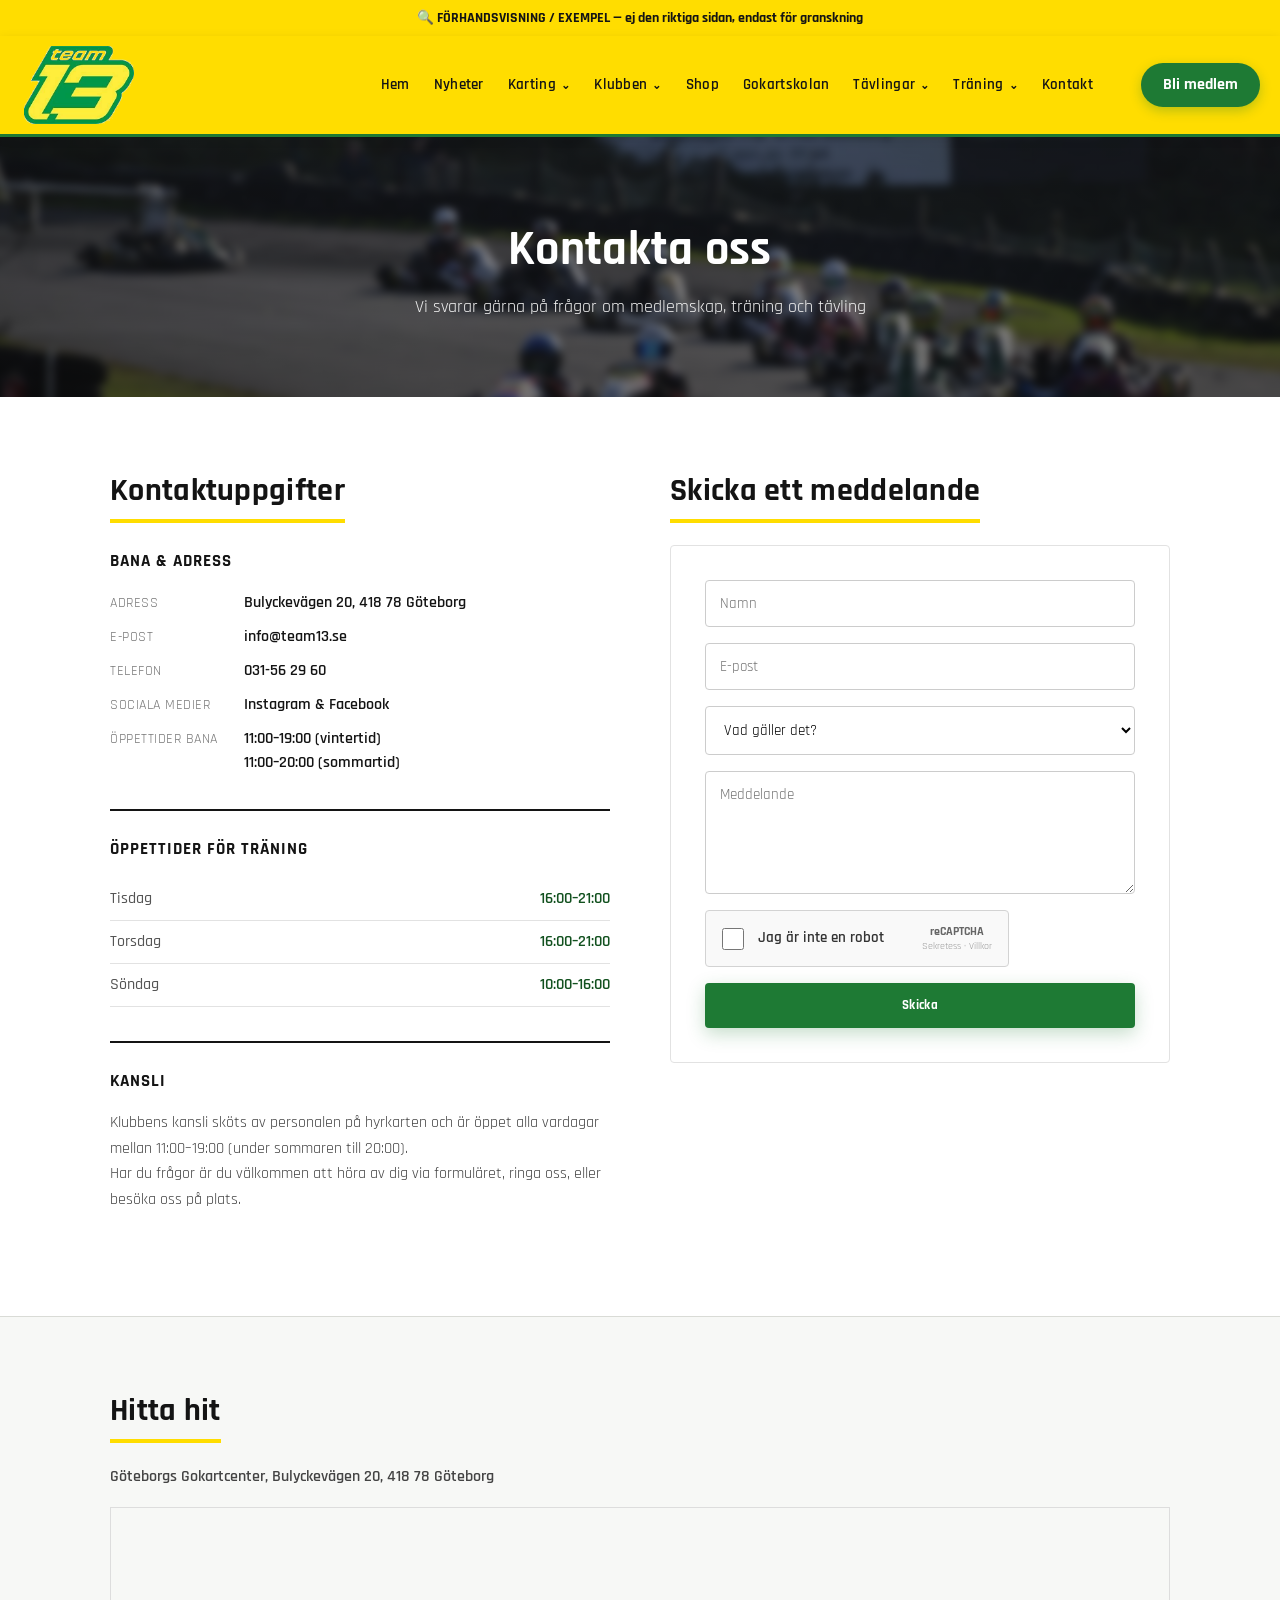
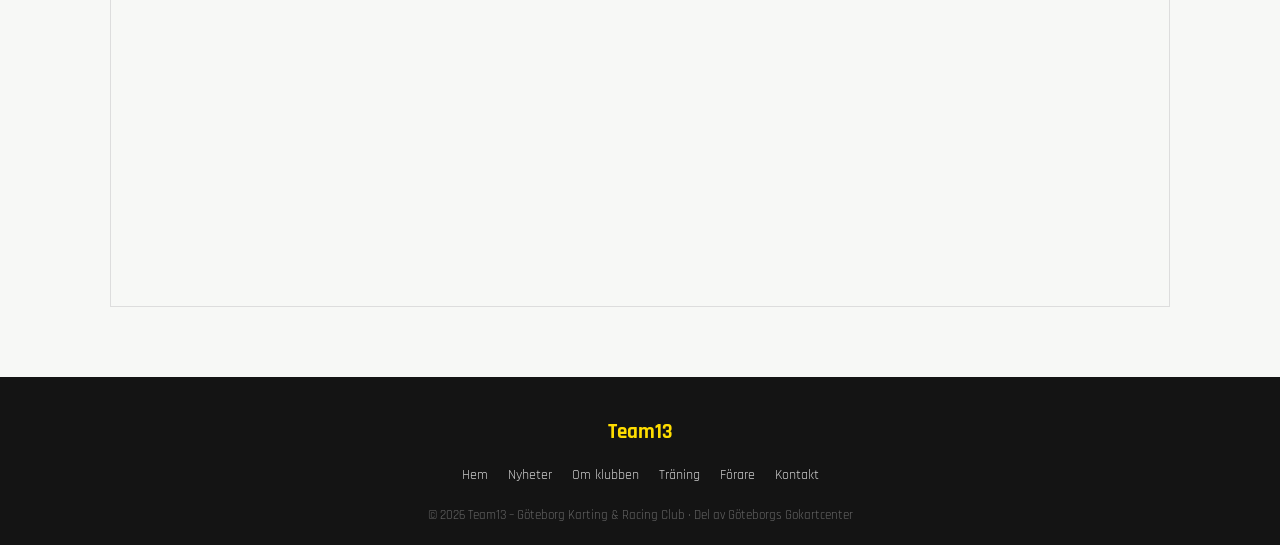
<file: kontakt.html>
<!doctype html>
<html lang="sv">
<head>
<meta charset="UTF-8">
<meta name="viewport" content="width=device-width, initial-scale=1">
<title>Kontakt – Team13</title>
<link rel="icon" href="images/logo-transparent.png">
<link rel="preconnect" href="https://fonts.googleapis.com">
<link href="https://fonts.googleapis.com/css2?family=Rajdhani:wght@500;600;700&display=swap" rel="stylesheet">
<link rel="stylesheet" href="style.css">
<style>
  .page-banner{position:relative;height:260px;overflow:hidden;display:flex;align-items:center;justify-content:center;text-align:center;}
  .page-banner::before{content:"";position:absolute;inset:-10px;background:url('images/hero3.jpg') center/cover;filter:blur(4px);}
  .page-banner::after{content:"";position:absolute;inset:0;background:linear-gradient(0deg,rgba(0,0,0,.55) 0%,rgba(0,0,0,.35) 100%);}
  .page-banner .container{position:relative;z-index:2;}
  .page-banner h1{color:var(--white);font-size:clamp(2rem,4.5vw,3rem);font-weight:700;}
  .page-banner p{color:#f0f0f0;margin-top:8px;font-size:1.1rem;}
  .contact-wrap{display:grid;grid-template-columns:1fr 1fr;gap:60px;align-items:start;}
  .info-block{border-top:2px solid var(--black);padding-top:26px;margin-bottom:34px;}
  .k-title + .info-block{border-top:0;padding-top:4px;}
  .info-block h3{margin-bottom:16px;font-size:1.05rem;text-transform:uppercase;letter-spacing:1px;color:var(--black);font-weight:700;}
  .info-block dl{display:grid;grid-template-columns:120px 1fr;row-gap:10px;column-gap:14px;}
  .info-block dt{color:#777;font-size:.85rem;text-transform:uppercase;letter-spacing:.5px;padding-top:2px;}
  .info-block dd{color:var(--black);font-weight:600;}
  table.hours{width:100%;border-collapse:collapse;}
  table.hours td{padding:9px 0;border-bottom:1px solid #e2e2e2;font-weight:600;}
  table.hours td:first-child{color:#555;font-weight:500;}
  table.hours td:last-child{text-align:right;color:var(--green-dark);}
  .info-block p{color:#444;line-height:1.6;}
  .map-address{color:#444;margin-bottom:18px;font-weight:600;}
  .map-embed{overflow:hidden;height:400px;border:1px solid #ddd;}
  .map-embed iframe{width:100%;height:100%;border:0;}
  form.contact-form{display:grid;gap:16px;background:var(--white);padding:34px;border:1px solid #e2e2e2;border-radius:4px;}
  form.contact-form h3{font-size:1.05rem;text-transform:uppercase;letter-spacing:1px;color:var(--black);margin-bottom:2px;}
  form.contact-form label.field-label{font-size:.8rem;font-weight:700;color:#555;text-transform:uppercase;letter-spacing:.4px;margin-bottom:-8px;}
  form.contact-form input, form.contact-form textarea, form.contact-form select{
    padding:13px 14px;border:1px solid #ccc;border-radius:4px;font-family:inherit;font-size:.95rem;background:var(--white);
  }
  form.contact-form input:focus, form.contact-form textarea:focus, form.contact-form select:focus{outline:none;border-color:var(--green);box-shadow:0 0 0 3px rgba(30,122,52,.12);}
  form.contact-form .btn{border:none;cursor:pointer;border-radius:4px;}
  .recaptcha-box{display:flex;align-items:center;gap:14px;border:1px solid #d3d3d3;border-radius:4px;padding:14px 16px;background:#f9f9f9;width:fit-content;}
  .recaptcha-box input[type="checkbox"]{width:22px;height:22px;accent-color:var(--green);}
  .recaptcha-box .rc-label{font-weight:600;color:#333;font-size:.95rem;}
  .recaptcha-box .rc-brand{margin-left:24px;text-align:center;font-size:.65rem;color:#999;line-height:1.2;}
  .recaptcha-box .rc-brand b{display:block;font-size:.75rem;color:#666;}
  @media(max-width:820px){ .contact-wrap{grid-template-columns:1fr;} .info-block dl{grid-template-columns:100px 1fr;} }
</style>
</head>
<body>

<div class="badge-note">🔍 FÖRHANDSVISNING / EXEMPEL — ej den riktiga sidan, endast för granskning</div>

<header>
  <div class="container navwrap">
    <a href="index.html" class="logo">
      <img src="images/logo-transparent.png" alt="Team13 logga">
    </a>
    <div class="navright">
    <button class="burger" id="burger" aria-label="Meny"><span></span><span></span><span></span></button>
    <nav><ul id="navlist">
      <li><a href="index.html" >Hem</a></li>
      <li><a href="nyheter.html">Nyheter</a></li>
      <li class="has-dropdown"><a href="karting.html">Karting</a>
        <ul class="dropdown-menu">
          <li><a href="karting.html#kom-igang">Kom igång</a></li>
          <li><a href="karting.html#licens">Regler &amp; licens</a></li>
          <li><a href="karting.html#klasser">Klasser</a></li>
          <li><a href="karting.html#lankar">Länkar</a></li>
        </ul>
      </li>
      <li class="has-dropdown"><a href="om-klubben.html">Klubben</a>
        <ul class="dropdown-menu">
          <li><a href="om-klubben.html">Om klubben</a></li>
          <li><a href="forare.html">Förare</a></li>
          <li><a href="sponsorer.html">Sponsorer</a></li>
        </ul>
      </li>
      <li><a href="shop.html">Shop</a></li>
      <li><a href="gokartskolan.html">Gokartskolan</a></li>
      <li class="has-dropdown"><a href="tavlingar.html">Tävlingar</a>
        <ul class="dropdown-menu">
          <li><a href="tavlingar.html#kalender">Tävlingskalender</a></li>
          <li><a href="tavlingar.html#resultat">Resultat</a></li>
          <li><a href="tavlingar.html#praktiskt">Depåplats</a></li>
        </ul>
      </li>
      <li class="has-dropdown"><a href="traning.html">Träning</a>
        <ul class="dropdown-menu">
          <li><a href="traning.html">Träningstider</a></li>
          <li><a href="kontakt.html">Anmälan</a></li>
        </ul>
      </li>
      <li><a href="kontakt.html">Kontakt</a></li>
      <li><a href="kontakt.html" class="cta-btn">Bli medlem</a></li>
    </ul></nav>
    <a href="kontakt.html" class="cta-btn cta-btn-desktop">Bli medlem</a>
    </div>
  </div>
</header>

<section class="page-banner">
  <div class="container">
    <h1>Kontakta oss</h1>
    <p>Vi svarar gärna på frågor om medlemskap, träning och tävling</p>
  </div>
</section>

<section class="k-section">
  <div class="container contact-wrap">
    <div>
      <h2 class="k-title">Kontaktuppgifter</h2>
      <div class="info-block">
        <h3>Bana &amp; adress</h3>
        <dl>
          <dt>Adress</dt><dd>Bulyckevägen 20, 418 78 Göteborg</dd>
          <dt>E-post</dt><dd>info@team13.se</dd>
          <dt>Telefon</dt><dd>031-56 29 60</dd>
          <dt>Sociala medier</dt><dd>Instagram &amp; Facebook</dd>
          <dt>Öppettider bana</dt><dd>11:00–19:00 (vintertid)<br>11:00–20:00 (sommartid)</dd>
        </dl>
      </div>
      <div class="info-block">
        <h3>Öppettider för träning</h3>
        <table class="hours">
          <tr><td>Tisdag</td><td>16:00–21:00</td></tr>
          <tr><td>Torsdag</td><td>16:00–21:00</td></tr>
          <tr><td>Söndag</td><td>10:00–16:00</td></tr>
        </table>
      </div>
      <div class="info-block">
        <h3>Kansli</h3>
        <p>Klubbens kansli sköts av personalen på hyrkarten och är öppet alla vardagar mellan 11:00–19:00 (under sommaren till 20:00).</p>
        <p>Har du frågor är du välkommen att höra av dig via formuläret, ringa oss, eller besöka oss på plats.</p>
      </div>
    </div>
    <div>
    <h2 class="k-title">Skicka ett meddelande</h2>
    <form class="contact-form" onsubmit="event.preventDefault(); alert('Detta är en exempelsida – formuläret skickar inget än.');">
      <input type="text" placeholder="Namn" required>
      <input type="email" placeholder="E-post" required>
      <select>
        <option value="">Vad gäller det?</option>
        <option>Bli medlem</option>
        <option>Fråga om träning</option>
        <option>Tävling</option>
        <option>Sponsring</option>
        <option>Annat</option>
      </select>
      <textarea rows="5" placeholder="Meddelande" required></textarea>
      <div class="recaptcha-box">
        <input type="checkbox" id="recaptcha" required>
        <label class="rc-label" for="recaptcha">Jag är inte en robot</label>
        <span class="rc-brand"><b>reCAPTCHA</b>Sekretess · Villkor</span>
      </div>
      <button class="btn" type="submit">Skicka</button>
    </form>
    </div>
  </div>
</section>

<section class="k-section alt">
  <div class="container">
    <h2 class="k-title">Hitta hit</h2>
    <p class="map-address">Göteborgs Gokartcenter, Bulyckevägen 20, 418 78 Göteborg</p>
    <div class="map-embed">
      <iframe loading="lazy" src="https://www.google.com/maps?q=Bulyckev%C3%A4gen%2020%2C%20418%2078%20G%C3%B6teborg&output=embed" allowfullscreen></iframe>
    </div>
  </div>
</section>

<footer>
  <div class="container">
    <div class="yellow" style="font-size:1.3rem;">Team13</div>
    <div class="fnav">
      <a href="index.html">Hem</a><a href="nyheter.html">Nyheter</a><a href="om-klubben.html">Om klubben</a>
      <a href="traning.html">Träning</a><a href="forare.html">Förare</a><a href="kontakt.html">Kontakt</a>
    </div>
    <div class="fine">© 2026 Team13 – Göteborg Karting &amp; Racing Club · Del av Göteborgs Gokartcenter</div>
  </div>
</footer>

<script>
  document.getElementById('burger').addEventListener('click', function(){
    document.getElementById('navlist').classList.toggle('open');
  });
</script>
</body>
</html>
</file>
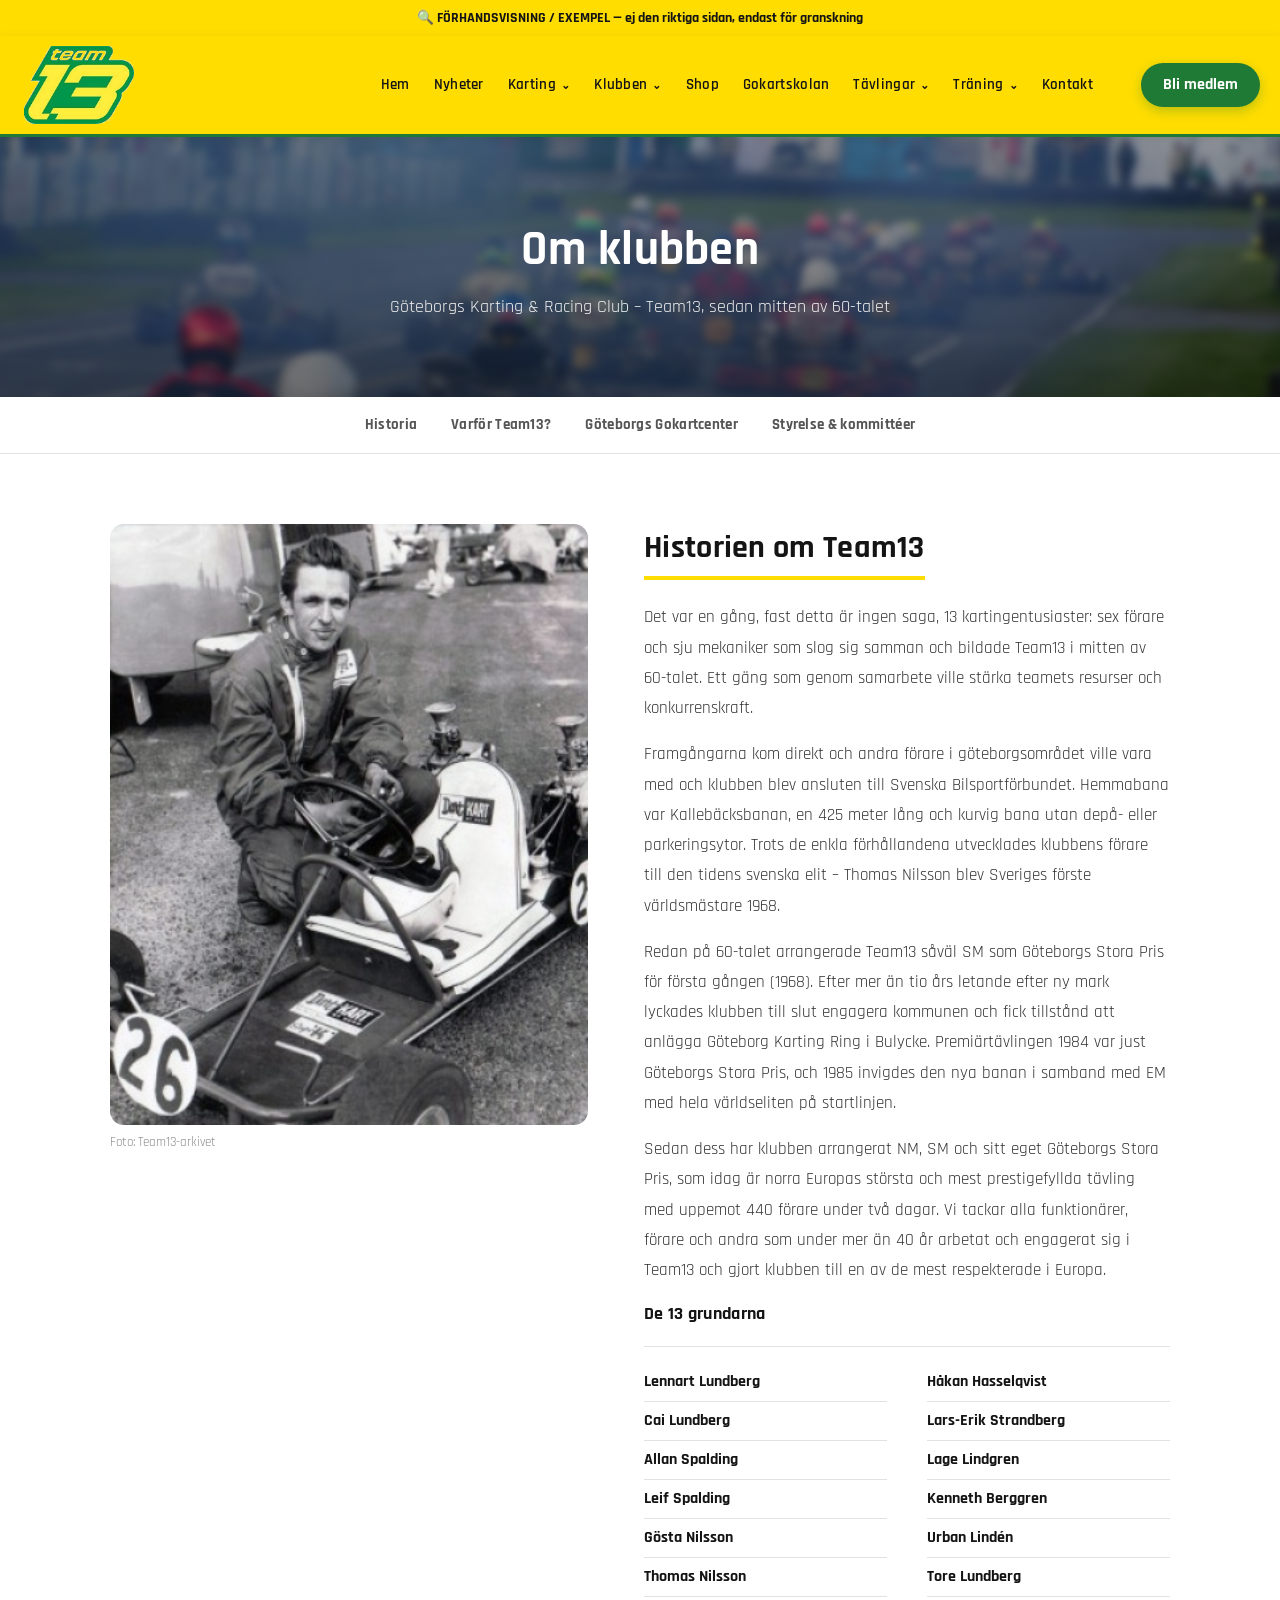
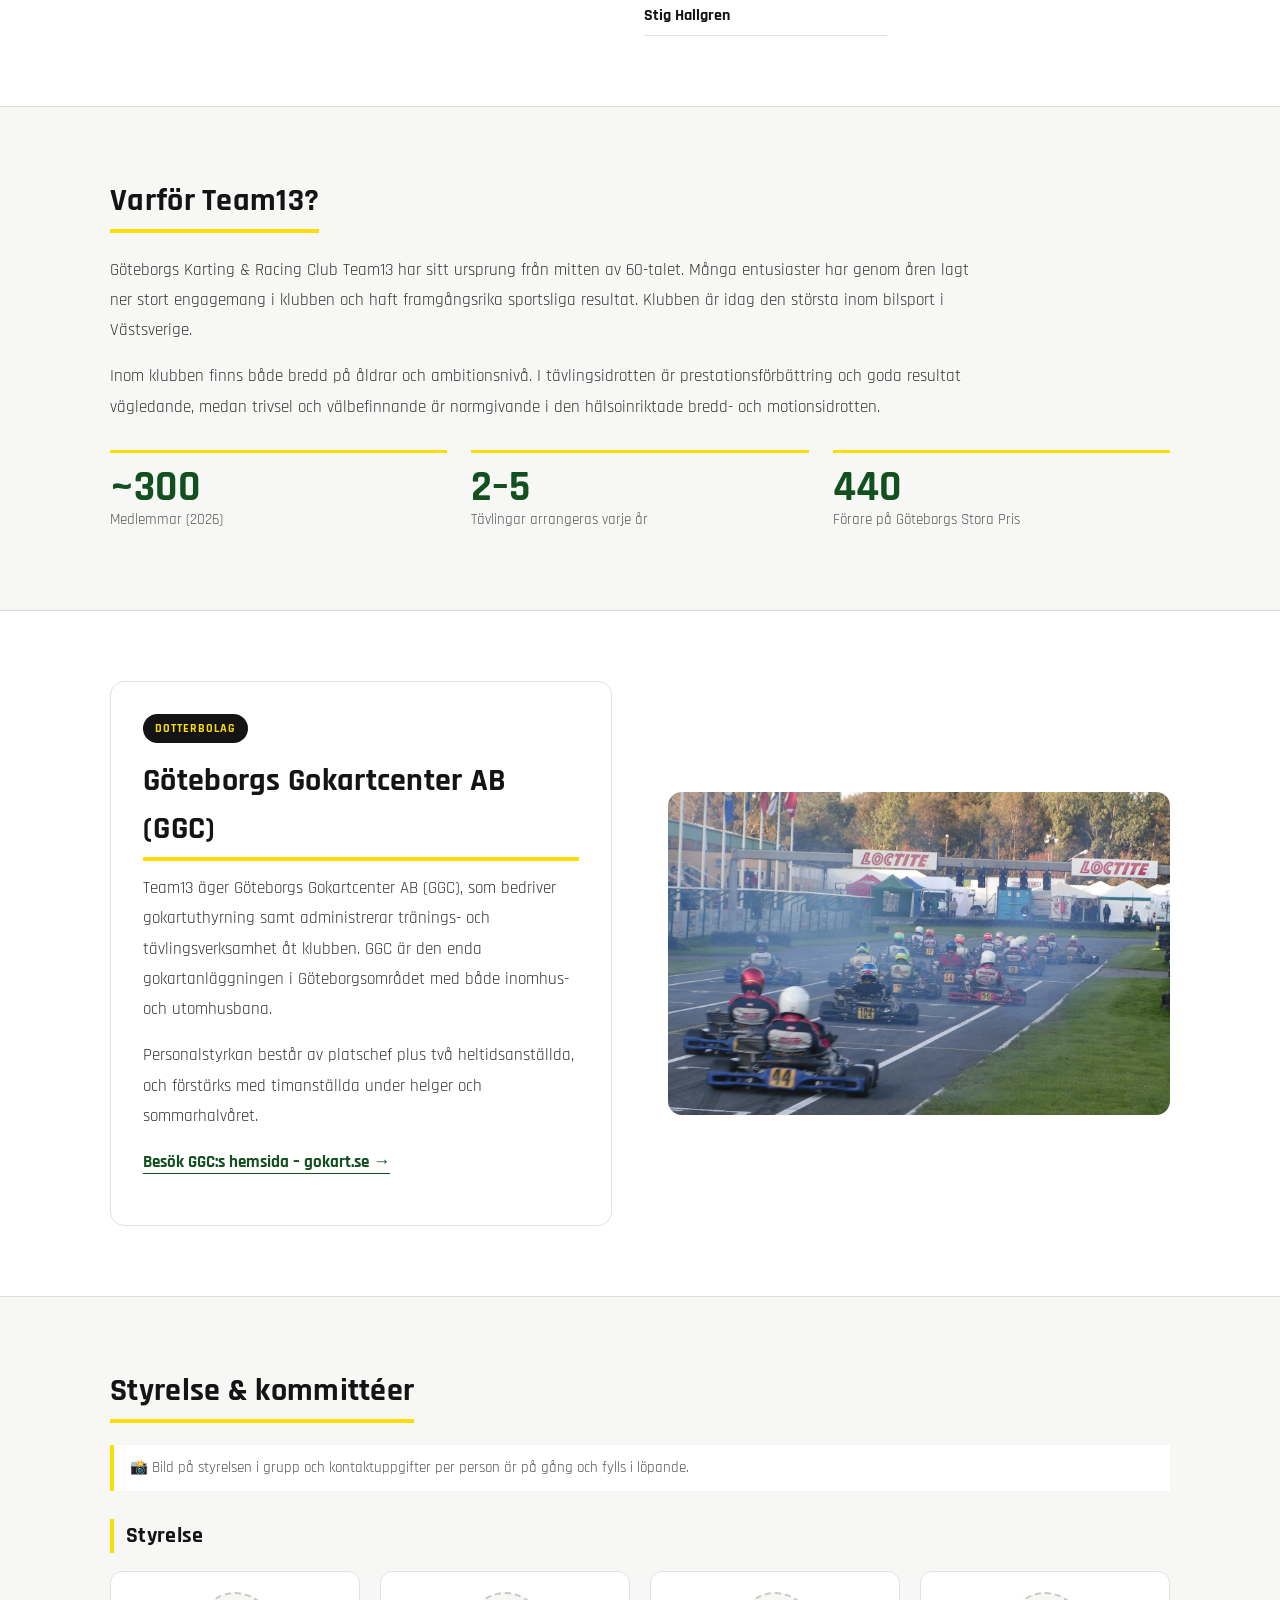
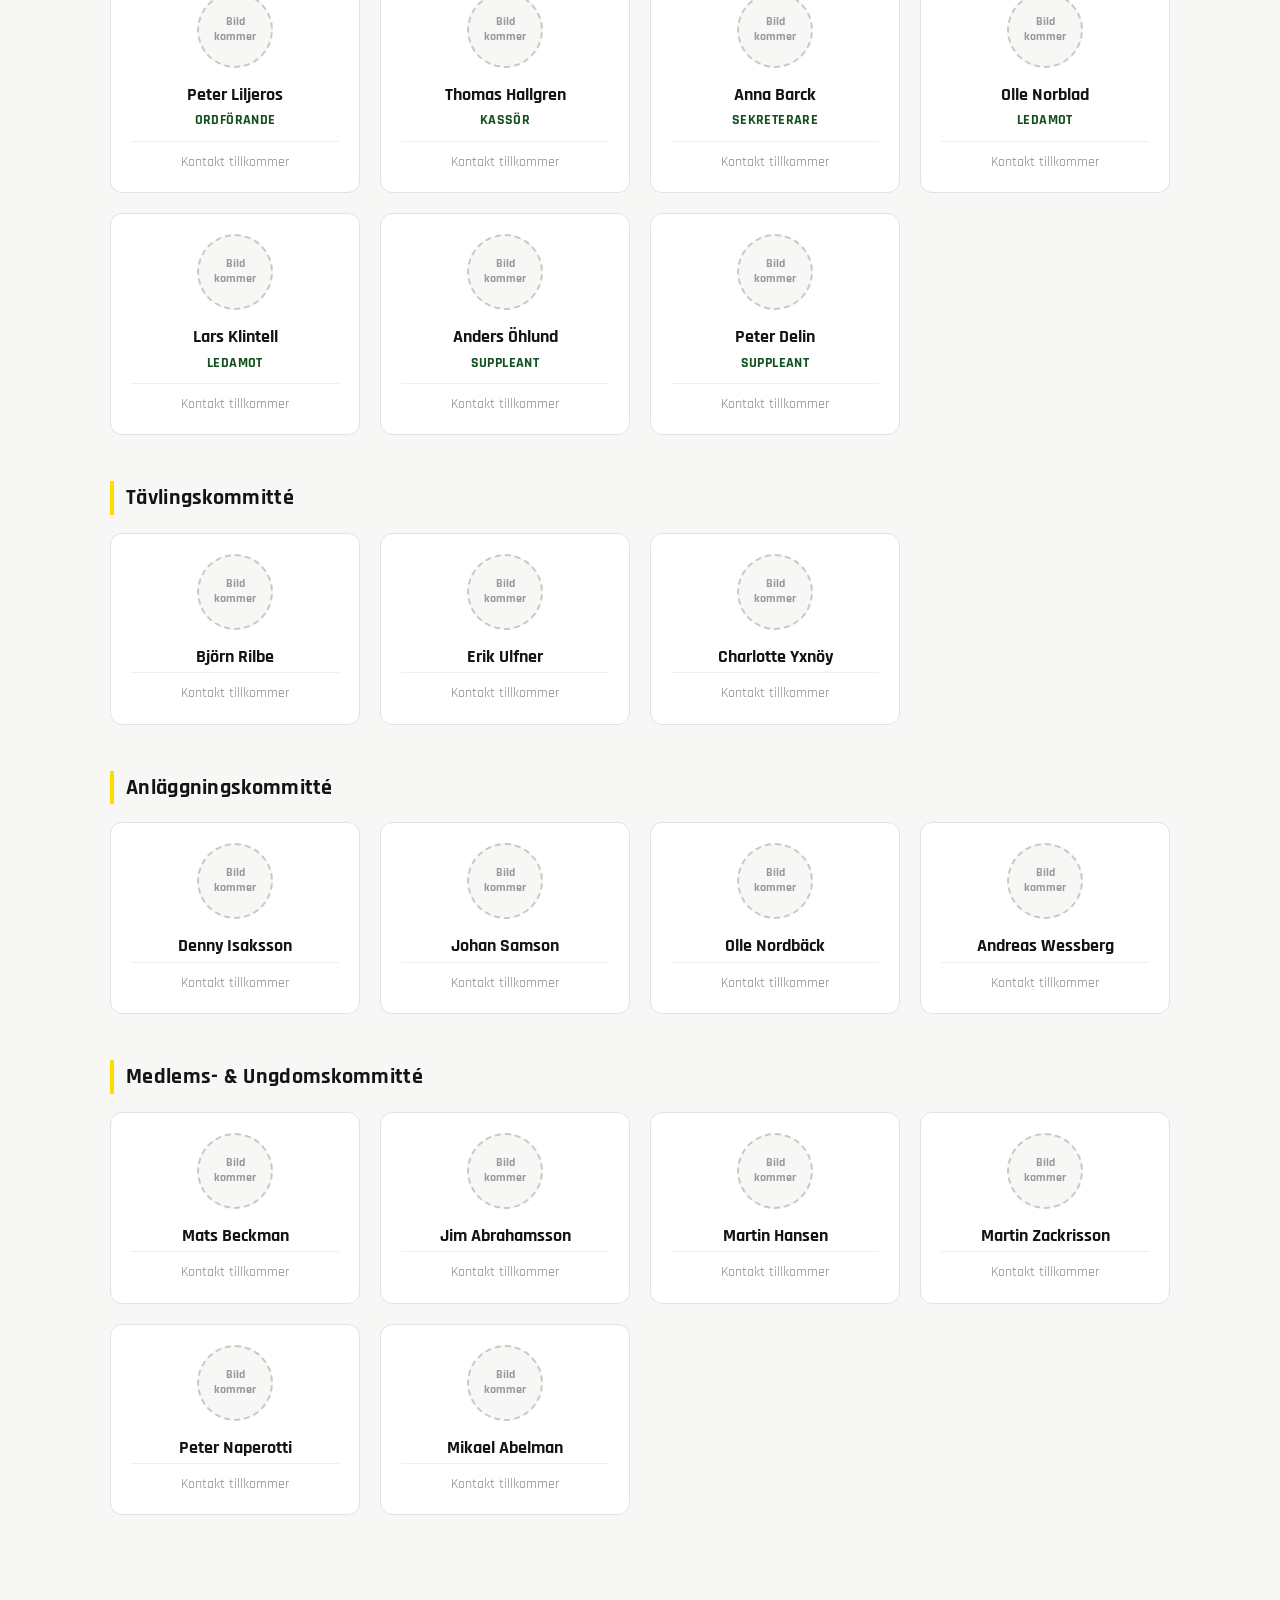
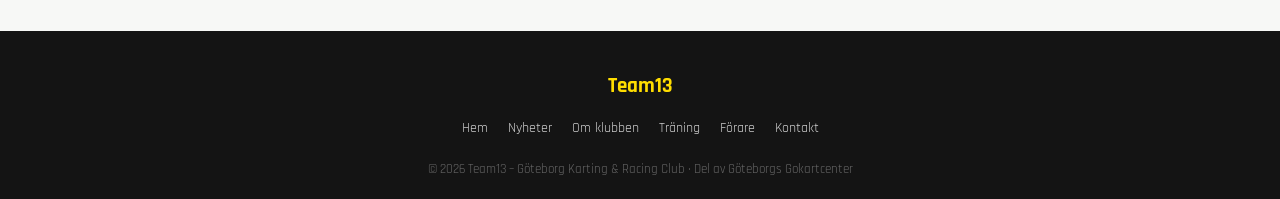
<file: om-klubben.html>
<!doctype html>
<html lang="sv">
<head>
<meta charset="UTF-8">
<meta name="viewport" content="width=device-width, initial-scale=1">
<title>Om klubben – Team13</title>
<link rel="icon" href="images/logo-transparent.png">
<link rel="preconnect" href="https://fonts.googleapis.com">
<link href="https://fonts.googleapis.com/css2?family=Rajdhani:wght@500;600;700&display=swap" rel="stylesheet">
<link rel="stylesheet" href="style.css">
<style>
  .page-banner{position:relative;height:260px;overflow:hidden;display:flex;align-items:center;justify-content:center;text-align:center;}
  .page-banner::before{content:"";position:absolute;inset:-10px;background:url('images/own/varfor-start.jpg') center/cover;filter:blur(4px);}
  .page-banner::after{content:"";position:absolute;inset:0;background:linear-gradient(0deg,rgba(0,0,0,.55) 0%,rgba(0,0,0,.35) 100%);}
  .page-banner .container{position:relative;z-index:2;}
  .page-banner h1{color:var(--white);font-size:clamp(2rem,4.5vw,3rem);font-weight:700;}
  .page-banner p{color:#f0f0f0;margin-top:8px;font-size:1.1rem;}

  .subnav{border-bottom:1px solid #e2e2e2;background:var(--white);position:sticky;top:0;z-index:5;}
  .subnav ul{list-style:none;display:flex;justify-content:center;flex-wrap:wrap;gap:6px 34px;padding:16px 0;}
  .subnav a{font-weight:700;color:#555;padding:4px 0;border-bottom:3px solid transparent;}
  .subnav a:hover{color:var(--black);border-bottom-color:var(--yellow);}

  .k-text{color:#333;font-size:1.08rem;line-height:1.75;}
  .k-text p{margin-bottom:16px;}
  .k-text a{color:var(--green-dark);font-weight:700;border-bottom:1px solid currentColor;}

  .hist-wrap{display:grid;grid-template-columns:1fr 1.1fr;gap:56px;align-items:start;}
  .hist-img{width:100%;height:100%;min-height:380px;max-height:620px;object-fit:cover;object-position:center 25%;display:block;border-radius:14px;filter:grayscale(.2);}
  .credit{color:#888;font-size:.82rem;margin-top:8px;}

  .founders{columns:2;column-gap:40px;list-style:none;margin:18px 0 0;border-top:1px solid #e2e2e2;padding-top:16px;}
  .founders li{break-inside:avoid;padding:7px 0;border-bottom:1px solid #e2e2e2;font-weight:700;}
  .founders li span{display:block;font-weight:500;color:#777;font-size:.88rem;}

  .stat-row{display:grid;grid-template-columns:repeat(3,1fr);gap:24px;margin:28px 0 8px;}
  .stat{border-top:3px solid var(--yellow);padding-top:14px;}
  .stat strong{display:block;font-family:'Rajdhani',sans-serif;font-size:2.6rem;font-weight:700;line-height:1;color:var(--green-dark);}
  .stat span{color:#555;font-size:.95rem;}

  .ggc-wrap{display:grid;grid-template-columns:1fr 1fr;gap:56px;align-items:center;}
  .ggc-box{background:var(--white);border:1px solid #e2e2e2;border-radius:14px;padding:32px;}
  .ggc-box .tag{display:inline-block;background:var(--black);color:var(--yellow);font-weight:700;font-size:.78rem;letter-spacing:1px;text-transform:uppercase;padding:5px 12px;border-radius:30px;margin-bottom:14px;}

  .board-group{margin-bottom:46px;}
  .board-group h3{font-size:1.4rem;margin-bottom:18px;border-left:4px solid var(--yellow);padding-left:12px;}
  .board-grid{display:grid;grid-template-columns:repeat(auto-fill,minmax(210px,1fr));gap:20px;}
  .board-card{background:var(--white);border:1px solid #e2e2e2;border-radius:12px;padding:20px;text-align:center;}
  .board-avatar{width:76px;height:76px;border-radius:50%;background:var(--gray);border:2px dashed #c7c9c3;display:flex;align-items:center;justify-content:center;margin:0 auto 14px;color:#999;font-size:.72rem;font-weight:700;text-align:center;line-height:1.3;}
  .board-card h4{font-size:1.1rem;margin-bottom:2px;}
  .board-card .role{color:var(--green-dark);font-weight:700;font-size:.85rem;text-transform:uppercase;letter-spacing:.4px;margin-bottom:10px;}
  .board-card .contact{font-size:.85rem;color:#888;border-top:1px solid #efefef;padding-top:10px;}
  .photo-note{border-left:4px solid var(--yellow);padding:12px 16px;color:#555;font-size:.92rem;background:var(--white);margin-bottom:28px;}

  @media(max-width:820px){
    .hist-wrap,.ggc-wrap{grid-template-columns:1fr;gap:28px;}
    .hist-img{min-height:240px;max-height:340px;}
    .subnav ul{gap:6px 20px;}
    .founders{columns:1;}
    .stat-row{grid-template-columns:1fr 1fr;}
  }
  @media(max-width:480px){.stat-row{grid-template-columns:1fr;}}
</style>
</head>
<body>

<div class="badge-note">🔍 FÖRHANDSVISNING / EXEMPEL — ej den riktiga sidan, endast för granskning</div>

<header>
  <div class="container navwrap">
    <a href="index.html" class="logo">
      <img src="images/logo-transparent.png" alt="Team13 logga">
    </a>
    <div class="navright">
    <button class="burger" id="burger" aria-label="Meny"><span></span><span></span><span></span></button>
    <nav><ul id="navlist">
      <li><a href="index.html" >Hem</a></li>
      <li><a href="nyheter.html">Nyheter</a></li>
      <li class="has-dropdown"><a href="karting.html">Karting</a>
        <ul class="dropdown-menu">
          <li><a href="karting.html#kom-igang">Kom igång</a></li>
          <li><a href="karting.html#licens">Regler &amp; licens</a></li>
          <li><a href="karting.html#klasser">Klasser</a></li>
          <li><a href="karting.html#lankar">Länkar</a></li>
        </ul>
      </li>
      <li class="has-dropdown"><a href="om-klubben.html">Klubben</a>
        <ul class="dropdown-menu">
          <li><a href="om-klubben.html">Om klubben</a></li>
          <li><a href="forare.html">Förare</a></li>
          <li><a href="sponsorer.html">Sponsorer</a></li>
        </ul>
      </li>
      <li><a href="shop.html">Shop</a></li>
      <li><a href="gokartskolan.html">Gokartskolan</a></li>
      <li class="has-dropdown"><a href="tavlingar.html">Tävlingar</a>
        <ul class="dropdown-menu">
          <li><a href="tavlingar.html#kalender">Tävlingskalender</a></li>
          <li><a href="tavlingar.html#resultat">Resultat</a></li>
          <li><a href="tavlingar.html#praktiskt">Depåplats</a></li>
        </ul>
      </li>
      <li class="has-dropdown"><a href="traning.html">Träning</a>
        <ul class="dropdown-menu">
          <li><a href="traning.html">Träningstider</a></li>
          <li><a href="kontakt.html">Anmälan</a></li>
        </ul>
      </li>
      <li><a href="kontakt.html">Kontakt</a></li>
      <li><a href="kontakt.html" class="cta-btn">Bli medlem</a></li>
    </ul></nav>
    <a href="kontakt.html" class="cta-btn cta-btn-desktop">Bli medlem</a>
    </div>
  </div>
</header>

<section class="page-banner">
  <div class="container">
    <h1>Om klubben</h1>
    <p>Göteborgs Karting &amp; Racing Club – Team13, sedan mitten av 60-talet</p>
  </div>
</section>

<nav class="subnav">
  <div class="container">
    <ul>
      <li><a href="#historia">Historia</a></li>
      <li><a href="#varfor">Varför Team13?</a></li>
      <li><a href="#ggc">Göteborgs Gokartcenter</a></li>
      <li><a href="#styrelse">Styrelse &amp; kommittéer</a></li>
    </ul>
  </div>
</nav>

<section class="k-section" id="historia" style="padding:70px 0;">
  <div class="container hist-wrap">
    <div>
      <img src="images/own/historia-vintage.jpg" alt="Tidig gokartförare i Team13, 1960-talet" class="hist-img">
      <p class="credit">Foto: Team13-arkivet</p>
    </div>
    <div>
      <h2 class="k-title">Historien om Team13</h2>
      <div class="k-text">
        <p>Det var en gång, fast detta är ingen saga, 13 kartingentusiaster: sex förare och sju mekaniker som slog sig samman och bildade Team13 i mitten av 60-talet. Ett gäng som genom samarbete ville stärka teamets resurser och konkurrenskraft.</p>
        <p>Framgångarna kom direkt och andra förare i göteborgsområdet ville vara med och klubben blev ansluten till Svenska Bilsportförbundet. Hemmabana var Kallebäcksbanan, en 425 meter lång och kurvig bana utan depå- eller parkeringsytor. Trots de enkla förhållandena utvecklades klubbens förare till den tidens svenska elit – Thomas Nilsson blev Sveriges förste världsmästare 1968.</p>
        <p>Redan på 60-talet arrangerade Team13 såväl SM som Göteborgs Stora Pris för första gången (1968). Efter mer än tio års letande efter ny mark lyckades klubben till slut engagera kommunen och fick tillstånd att anlägga Göteborg Karting Ring i Bulycke. Premiärtävlingen 1984 var just Göteborgs Stora Pris, och 1985 invigdes den nya banan i samband med EM med hela världseliten på startlinjen.</p>
        <p>Sedan dess har klubben arrangerat NM, SM och sitt eget Göteborgs Stora Pris, som idag är norra Europas största och mest prestigefyllda tävling med uppemot 440 förare under två dagar. Vi tackar alla funktionärer, förare och andra som under mer än 40 år arbetat och engagerat sig i Team13 och gjort klubben till en av de mest respekterade i Europa.</p>
      </div>
      <h3 style="font-size:1.1rem;margin-top:10px;">De 13 grundarna</h3>
      <ul class="founders">
        <li>Lennart Lundberg</li>
        <li>Cai Lundberg</li>
        <li>Allan Spalding</li>
        <li>Leif Spalding</li>
        <li>Gösta Nilsson</li>
        <li>Thomas Nilsson</li>
        <li>Stig Hallgren</li>
        <li>Håkan Hasselqvist</li>
        <li>Lars-Erik Strandberg</li>
        <li>Lage Lindgren</li>
        <li>Kenneth Berggren</li>
        <li>Urban Lindén</li>
        <li>Tore Lundberg</li>
      </ul>
    </div>
  </div>
</section>

<section class="k-section alt" id="varfor" style="padding:70px 0;">
  <div class="container">
    <h2 class="k-title">Varför Team13?</h2>
    <div class="k-text" style="max-width:860px;">
      <p>Göteborgs Karting &amp; Racing Club Team13 har sitt ursprung från mitten av 60-talet. Många entusiaster har genom åren lagt ner stort engagemang i klubben och haft framgångsrika sportsliga resultat. Klubben är idag den största inom bilsport i Västsverige.</p>
      <p>Inom klubben finns både bredd på åldrar och ambitionsnivå. I tävlingsidrotten är prestationsförbättring och goda resultat vägledande, medan trivsel och välbefinnande är normgivande i den hälsoinriktade bredd- och motionsidrotten.</p>
    </div>
    <div class="stat-row">
      <div class="stat"><strong>~300</strong><span>Medlemmar (2026)</span></div>
      <div class="stat"><strong>2–5</strong><span>Tävlingar arrangeras varje år</span></div>
      <div class="stat"><strong>440</strong><span>Förare på Göteborgs Stora Pris</span></div>
    </div>
  </div>
</section>

<section class="k-section" id="ggc" style="padding:70px 0;">
  <div class="container ggc-wrap">
    <div class="ggc-box">
      <span class="tag">Dotterbolag</span>
      <h2 class="k-title" style="margin-bottom:12px;">Göteborgs Gokartcenter AB (GGC)</h2>
      <div class="k-text">
        <p>Team13 äger Göteborgs Gokartcenter AB (GGC), som bedriver gokartuthyrning samt administrerar tränings- och tävlingsverksamhet åt klubben. GGC är den enda gokartanläggningen i Göteborgsområdet med både inomhus- och utomhusbana.</p>
        <p>Personalstyrkan består av platschef plus två heltidsanställda, och förstärks med timanställda under helger och sommarhalvåret.</p>
        <p><a href="https://gokart.se" target="_blank" rel="noopener">Besök GGC:s hemsida – gokart.se →</a></p>
      </div>
    </div>
    <div>
      <img src="images/own/varfor-start.jpg" alt="Start på Göteborgs Stora Pris" class="hist-img" style="min-height:300px;max-height:420px;">
    </div>
  </div>
</section>

<section class="k-section alt" id="styrelse" style="padding:70px 0;">
  <div class="container">
    <h2 class="k-title">Styrelse &amp; kommittéer</h2>
    <p class="photo-note">📸 Bild på styrelsen i grupp och kontaktuppgifter per person är på gång och fylls i löpande.</p>

    <div class="board-group">
      <h3>Styrelse</h3>
      <div class="board-grid">
        <div class="board-card"><div class="board-avatar">Bild<br>kommer</div><h4>Peter Liljeros</h4><div class="role">Ordförande</div><div class="contact">Kontakt tillkommer</div></div>
        <div class="board-card"><div class="board-avatar">Bild<br>kommer</div><h4>Thomas Hallgren</h4><div class="role">Kassör</div><div class="contact">Kontakt tillkommer</div></div>
        <div class="board-card"><div class="board-avatar">Bild<br>kommer</div><h4>Anna Barck</h4><div class="role">Sekreterare</div><div class="contact">Kontakt tillkommer</div></div>
        <div class="board-card"><div class="board-avatar">Bild<br>kommer</div><h4>Olle Norblad</h4><div class="role">Ledamot</div><div class="contact">Kontakt tillkommer</div></div>
        <div class="board-card"><div class="board-avatar">Bild<br>kommer</div><h4>Lars Klintell</h4><div class="role">Ledamot</div><div class="contact">Kontakt tillkommer</div></div>
        <div class="board-card"><div class="board-avatar">Bild<br>kommer</div><h4>Anders Öhlund</h4><div class="role">Suppleant</div><div class="contact">Kontakt tillkommer</div></div>
        <div class="board-card"><div class="board-avatar">Bild<br>kommer</div><h4>Peter Delin</h4><div class="role">Suppleant</div><div class="contact">Kontakt tillkommer</div></div>
      </div>
    </div>

    <div class="board-group">
      <h3>Tävlingskommitté</h3>
      <div class="board-grid">
        <div class="board-card"><div class="board-avatar">Bild<br>kommer</div><h4>Björn Rilbe</h4><div class="contact">Kontakt tillkommer</div></div>
        <div class="board-card"><div class="board-avatar">Bild<br>kommer</div><h4>Erik Ulfner</h4><div class="contact">Kontakt tillkommer</div></div>
        <div class="board-card"><div class="board-avatar">Bild<br>kommer</div><h4>Charlotte Yxnöy</h4><div class="contact">Kontakt tillkommer</div></div>
      </div>
    </div>

    <div class="board-group">
      <h3>Anläggningskommitté</h3>
      <div class="board-grid">
        <div class="board-card"><div class="board-avatar">Bild<br>kommer</div><h4>Denny Isaksson</h4><div class="contact">Kontakt tillkommer</div></div>
        <div class="board-card"><div class="board-avatar">Bild<br>kommer</div><h4>Johan Samson</h4><div class="contact">Kontakt tillkommer</div></div>
        <div class="board-card"><div class="board-avatar">Bild<br>kommer</div><h4>Olle Nordbäck</h4><div class="contact">Kontakt tillkommer</div></div>
        <div class="board-card"><div class="board-avatar">Bild<br>kommer</div><h4>Andreas Wessberg</h4><div class="contact">Kontakt tillkommer</div></div>
      </div>
    </div>

    <div class="board-group">
      <h3>Medlems- &amp; Ungdomskommitté</h3>
      <div class="board-grid">
        <div class="board-card"><div class="board-avatar">Bild<br>kommer</div><h4>Mats Beckman</h4><div class="contact">Kontakt tillkommer</div></div>
        <div class="board-card"><div class="board-avatar">Bild<br>kommer</div><h4>Jim Abrahamsson</h4><div class="contact">Kontakt tillkommer</div></div>
        <div class="board-card"><div class="board-avatar">Bild<br>kommer</div><h4>Martin Hansen</h4><div class="contact">Kontakt tillkommer</div></div>
        <div class="board-card"><div class="board-avatar">Bild<br>kommer</div><h4>Martin Zackrisson</h4><div class="contact">Kontakt tillkommer</div></div>
        <div class="board-card"><div class="board-avatar">Bild<br>kommer</div><h4>Peter Naperotti</h4><div class="contact">Kontakt tillkommer</div></div>
        <div class="board-card"><div class="board-avatar">Bild<br>kommer</div><h4>Mikael Abelman</h4><div class="contact">Kontakt tillkommer</div></div>
      </div>
    </div>
  </div>
</section>

<footer>
  <div class="container">
    <div class="yellow" style="font-size:1.3rem;">Team13</div>
    <div class="fnav">
      <a href="index.html">Hem</a><a href="nyheter.html">Nyheter</a><a href="om-klubben.html">Om klubben</a>
      <a href="traning.html">Träning</a><a href="forare.html">Förare</a><a href="kontakt.html">Kontakt</a>
    </div>
    <div class="fine">© 2026 Team13 – Göteborg Karting &amp; Racing Club · Del av Göteborgs Gokartcenter</div>
  </div>
</footer>

<script>
  document.getElementById('burger').addEventListener('click', function(){
    document.getElementById('navlist').classList.toggle('open');
  });
</script>
</body>
</html>
</file>
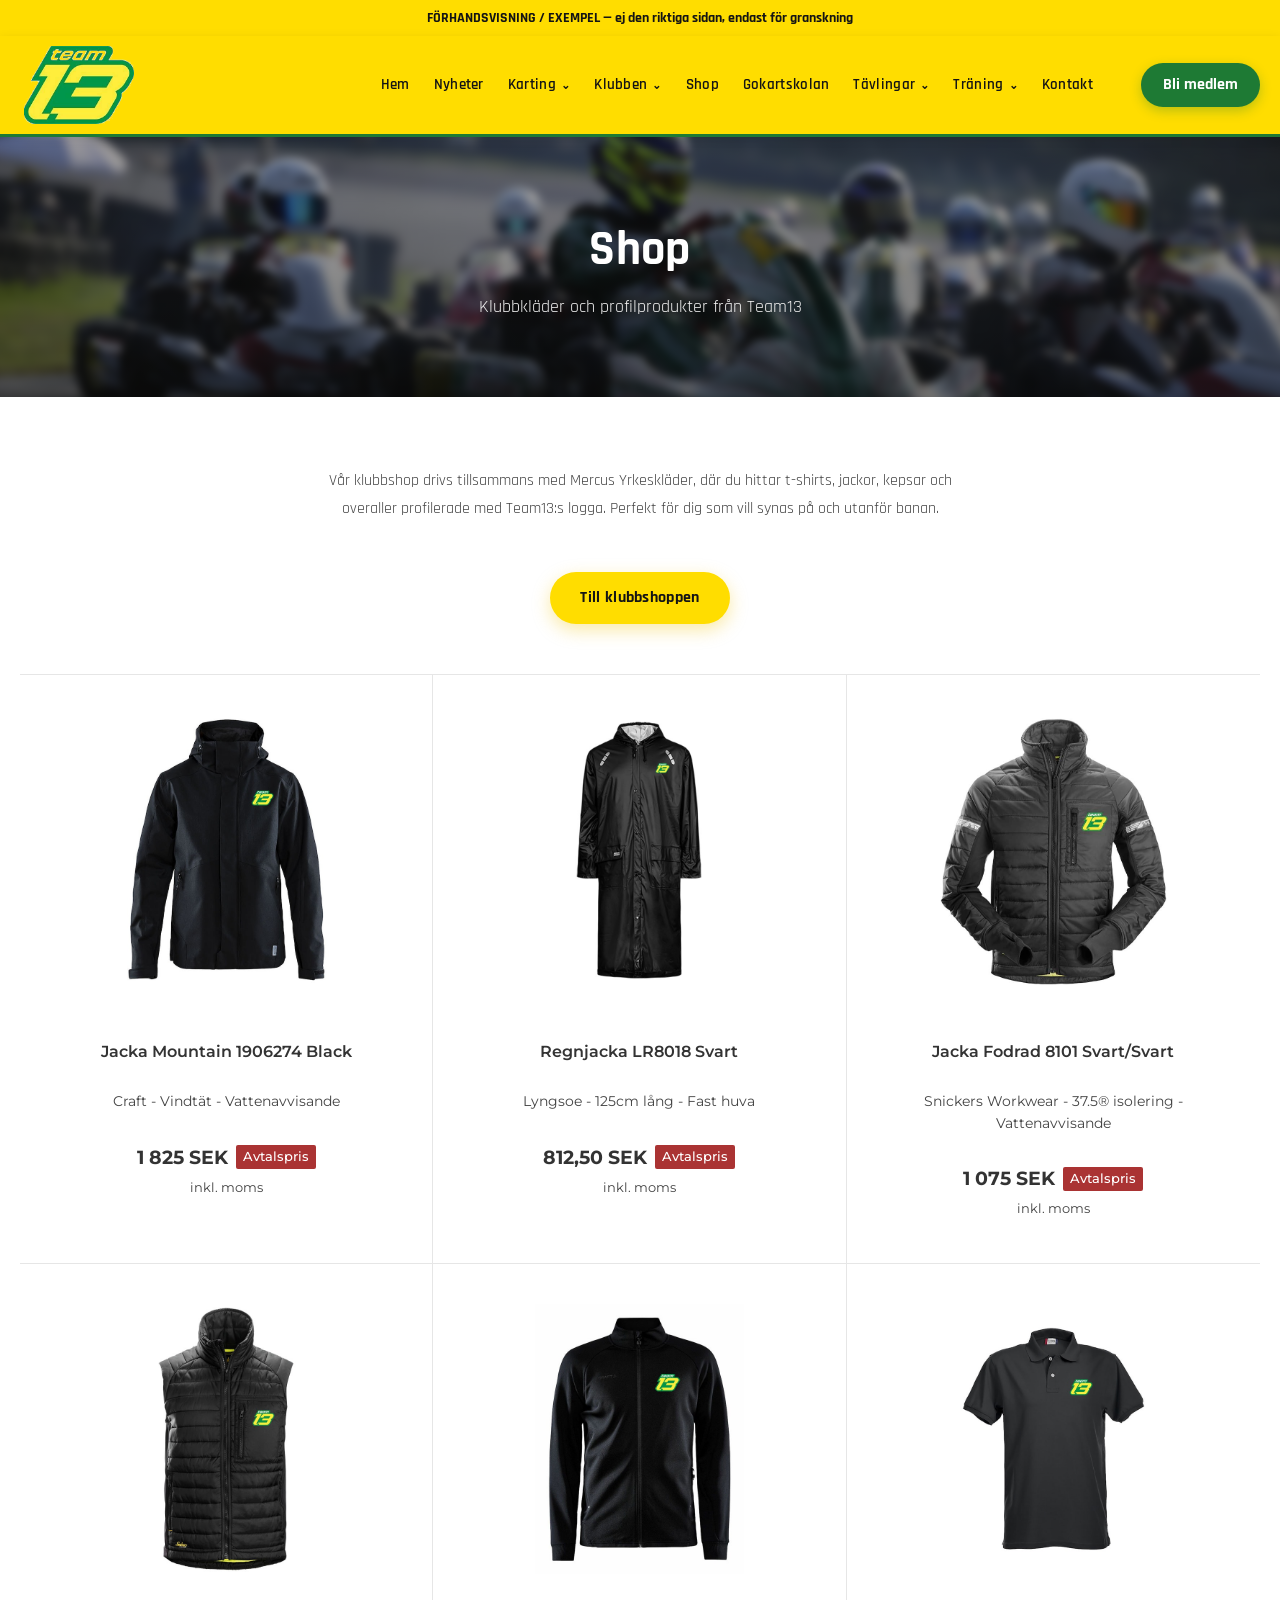
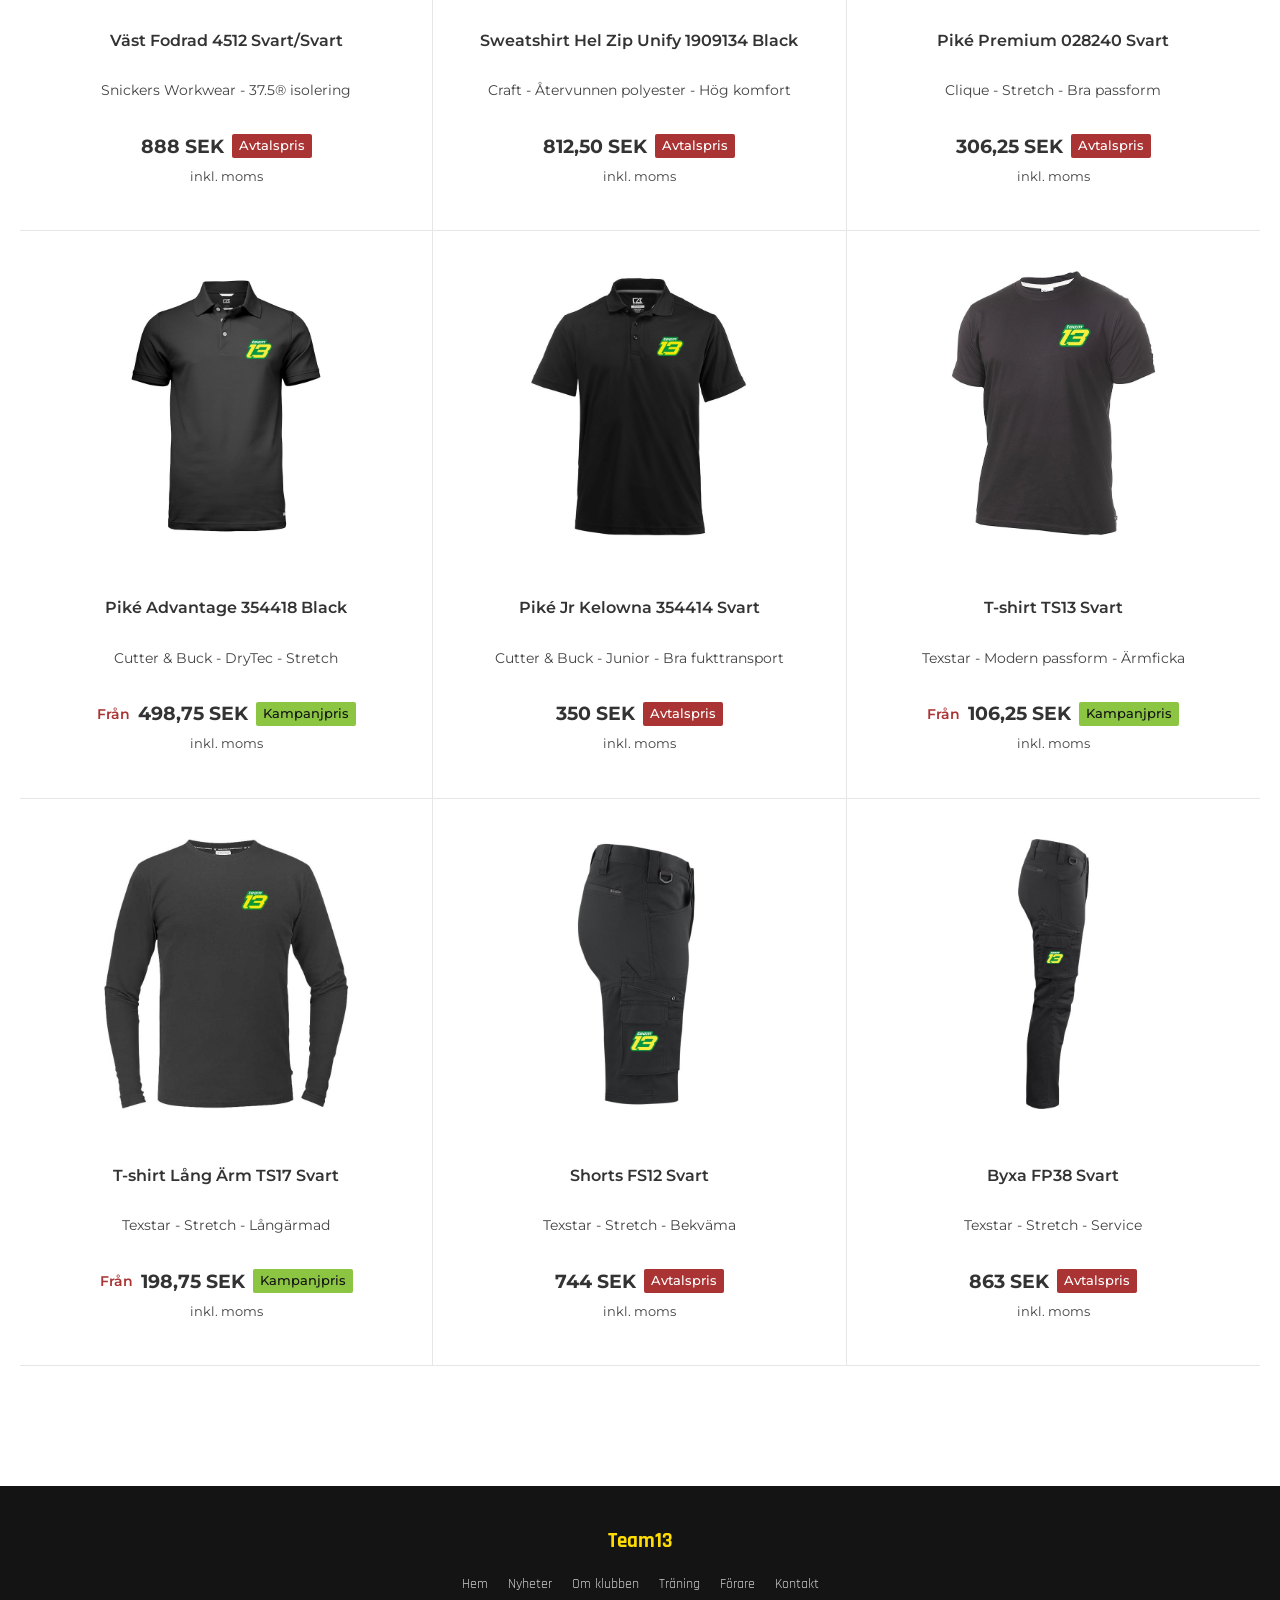
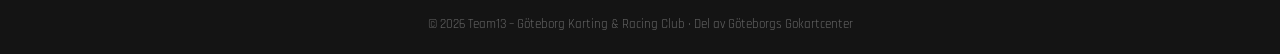
<file: shop.html>
<!doctype html>
<html lang="sv">
<head>
<meta charset="UTF-8">
<meta name="viewport" content="width=device-width, initial-scale=1">
<title>Shop – Team13</title>
<link rel="icon" href="images/logo-transparent.png">
<link rel="preconnect" href="https://fonts.googleapis.com">
<link href="https://fonts.googleapis.com/css2?family=Rajdhani:wght@500;600;700&family=Montserrat:wght@400;500;600;700&display=swap" rel="stylesheet">
<link rel="stylesheet" href="style.css">
<style>
  .page-banner{position:relative;height:260px;overflow:hidden;display:flex;align-items:center;justify-content:center;text-align:center;}
  .page-banner::before{content:"";position:absolute;inset:-10px;background:url('images/hero4.jpg') center/cover;filter:blur(4px);}
  .page-banner::after{content:"";position:absolute;inset:0;background:linear-gradient(0deg,rgba(0,0,0,.55) 0%,rgba(0,0,0,.35) 100%);}
  .page-banner .container{position:relative;z-index:2;}
  .page-banner h1{color:var(--white);font-size:clamp(2rem,4.5vw,3rem);font-weight:700;}
  .page-banner p{color:#f0f0f0;margin-top:8px;font-size:1.1rem;}

  .shop-intro{max-width:640px;margin:0 auto 50px;text-align:center;color:#444;line-height:1.7;}
  .product-grid{display:grid;grid-template-columns:repeat(3,minmax(0,1fr));margin-bottom:50px;border-top:1px solid #e6e6e6;}
  .product-card{font-family:'Montserrat',Arial,sans-serif;padding:40px 30px 44px;border-bottom:1px solid #e6e6e6;text-decoration:none !important;color:#333;text-align:center;}
  .product-card img{width:100%;height:270px;object-fit:contain;display:block;margin-bottom:56px;}
  .product-card h4{font-family:inherit;font-size:1rem;font-weight:600;line-height:1.4;color:#333;margin-bottom:28px;}
  .product-card .desc{color:#444;font-size:.9rem;font-weight:400;line-height:1.5;margin-bottom:30px;}
  .product-card .price-row{display:flex;align-items:center;justify-content:center;flex-wrap:wrap;gap:8px;margin-bottom:6px;}
  .product-card .from{color:#a33;font-size:.85rem;font-weight:600;}
  .product-card .price{font-size:1.2rem;font-weight:700;color:#333;}
  .product-card .tag{background:#a33;color:var(--white);font-size:.82rem;font-weight:500;padding:2px 7px;border-radius:2px;}
  .product-card .tag.campaign{background:#8bc542;color:var(--black);}
  .product-card .vat{color:#444;font-size:.82rem;}
  .product-card:not(:nth-child(3n)){border-right:1px solid #e6e6e6;}
  @media(max-width:980px){
    .product-grid{grid-template-columns:repeat(2,minmax(0,1fr));}
    .product-card:not(:nth-child(3n)){border-right:none;}
    .product-card:nth-child(odd){border-right:1px solid #e6e6e6;}
  }
  @media(max-width:600px){
    .product-grid{grid-template-columns:1fr;}
    .product-card:nth-child(odd){border-right:none;}
    .product-card{padding:34px 16px 38px;}
    .product-card img{height:240px;margin-bottom:40px;}
    .product-card h4,.product-card .desc{margin-bottom:24px;}
  }
  .shop-cta{background:var(--green);border-radius:6px;padding:44px 30px;text-align:center;color:var(--white);}
  .shop-cta h2{font-size:1.6rem;margin-bottom:12px;}
  .shop-cta p{color:#eaf5ec;margin-bottom:22px;max-width:520px;margin-left:auto;margin-right:auto;}
</style>
</head>
<body>

<div class="badge-note">FÖRHANDSVISNING / EXEMPEL — ej den riktiga sidan, endast för granskning</div>
<header>
  <div class="container navwrap">
    <a href="index.html" class="logo">
      <img src="images/logo-transparent.png" alt="Team13 logga">
    </a>
    <div class="navright">
    <button class="burger" id="burger" aria-label="Meny"><span></span><span></span><span></span></button>
    <nav><ul id="navlist">
      <li><a href="index.html" >Hem</a></li>
      <li><a href="nyheter.html">Nyheter</a></li>
      <li class="has-dropdown"><a href="karting.html">Karting</a>
        <ul class="dropdown-menu">
          <li><a href="karting.html#kom-igang">Kom igång</a></li>
          <li><a href="karting.html#licens">Regler &amp; licens</a></li>
          <li><a href="karting.html#klasser">Klasser</a></li>
          <li><a href="karting.html#lankar">Länkar</a></li>
        </ul>
      </li>
      <li class="has-dropdown"><a href="om-klubben.html">Klubben</a>
        <ul class="dropdown-menu">
          <li><a href="om-klubben.html">Om klubben</a></li>
          <li><a href="forare.html">Förare</a></li>
          <li><a href="sponsorer.html">Sponsorer</a></li>
        </ul>
      </li>
      <li><a href="shop.html">Shop</a></li>
      <li><a href="gokartskolan.html">Gokartskolan</a></li>
      <li class="has-dropdown"><a href="tavlingar.html">Tävlingar</a>
        <ul class="dropdown-menu">
          <li><a href="tavlingar.html#kalender">Tävlingskalender</a></li>
          <li><a href="tavlingar.html#resultat">Resultat</a></li>
          <li><a href="tavlingar.html#praktiskt">Depåplats</a></li>
        </ul>
      </li>
      <li class="has-dropdown"><a href="traning.html">Träning</a>
        <ul class="dropdown-menu">
          <li><a href="traning.html">Träningstider</a></li>
          <li><a href="kontakt.html">Anmälan</a></li>
        </ul>
      </li>
      <li><a href="kontakt.html">Kontakt</a></li>
      <li><a href="kontakt.html" class="cta-btn">Bli medlem</a></li>
    </ul></nav>
    <a href="kontakt.html" class="cta-btn cta-btn-desktop">Bli medlem</a>
    </div>
  </div>
</header>

<section class="page-banner">
  <div class="container">
    <h1>Shop</h1>
    <p>Klubbkläder och profilprodukter från Team13</p>
  </div>
</section>

<section>
  <div class="container" style="max-width:1280px;">
    <p class="shop-intro">Vår klubbshop drivs tillsammans med Mercus Yrkeskläder, där du hittar t-shirts, jackor, kepsar och overaller profilerade med Team13:s logga. Perfekt för dig som vill synas på och utanför banan.</p>

    <div style="text-align:center;margin-bottom:50px;">
      <a href="https://webb.mercus.se/sv/produkter" target="_blank" rel="noopener" class="btn yellow">Till klubbshoppen</a>
    </div>

    <div class="product-grid">
      <a href="https://webb.mercus.se/sv/produkt/generella/jackor/jacka-mountain-1906274-9990" target="_blank" rel="noopener" class="product-card">
        <img src="images/shop-jacka-mountain.png" alt="Jacka Mountain – Team13">
        <h4>Jacka Mountain 1906274 Black</h4>
        <div class="desc">Craft - Vindtät - Vattenavvisande</div>
        <div class="price-row">
          <span class="price">1 825 SEK</span>
          <span class="tag">Avtalspris</span>
        </div>
        <div class="vat">inkl. moms</div>
      </a>
      <a href="https://webb.mercus.se/sv/produkt/generella/fritidsklader/regnjacka-lr8018-XX07" target="_blank" rel="noopener" class="product-card">
        <img src="images/shop-regnjacka-lr8018.png" alt="Regnjacka LR8018 – Team13">
        <h4>Regnjacka LR8018 Svart</h4>
        <div class="desc">Lyngsoe - 125cm lång - Fast huva</div>
        <div class="price-row">
          <span class="price">812,50 SEK</span>
          <span class="tag">Avtalspris</span>
        </div>
        <div class="vat">inkl. moms</div>
      </a>
      <a href="https://webb.mercus.se/sv/produkt/generella/jackor/jacka-fodrad-8101-0404" target="_blank" rel="noopener" class="product-card">
        <img src="images/shop-jacka-fodrad.png" alt="Jacka Fodrad 8101 – Team13">
        <h4>Jacka Fodrad 8101 Svart/Svart</h4>
        <div class="desc">Snickers Workwear - 37.5® isolering - Vattenavvisande</div>
        <div class="price-row">
          <span class="price">1 075 SEK</span>
          <span class="tag">Avtalspris</span>
        </div>
        <div class="vat">inkl. moms</div>
      </a>
      <a href="https://webb.mercus.se/sv/produkt/generella/trojor/ovriga-overdelar/vast-fodrad-4512-0404" target="_blank" rel="noopener" class="product-card">
        <img src="images/shop-vast-fodrad.png" alt="Väst Fodrad 4512 – Team13">
        <h4>Väst Fodrad 4512 Svart/Svart</h4>
        <div class="desc">Snickers Workwear - 37.5® isolering</div>
        <div class="price-row">
          <span class="price">888 SEK</span>
          <span class="tag">Avtalspris</span>
        </div>
        <div class="vat">inkl. moms</div>
      </a>
      <a href="https://webb.mercus.se/sv/produkt/generella/jackor/sweatshirt-hel-zip-unify-1909134-9990" target="_blank" rel="noopener" class="product-card">
        <img src="images/shop-sweatshirt-unify.png" alt="Sweatshirt Hel Zip Unify – Team13">
        <h4>Sweatshirt Hel Zip Unify 1909134 Black</h4>
        <div class="desc">Craft - Återvunnen polyester - Hög komfort</div>
        <div class="price-row">
          <span class="price">812,50 SEK</span>
          <span class="tag">Avtalspris</span>
        </div>
        <div class="vat">inkl. moms</div>
      </a>
      <a href="https://webb.mercus.se/sv/produkt/generella/trojor/t-shirt/pike-premium-028240-XX99" target="_blank" rel="noopener" class="product-card">
        <img src="images/shop-pike-premium.png" alt="Piké Premium – Team13">
        <h4>Piké Premium 028240 Svart</h4>
        <div class="desc">Clique - Stretch - Bra passform</div>
        <div class="price-row">
          <span class="price">306,25 SEK</span>
          <span class="tag">Avtalspris</span>
        </div>
        <div class="vat">inkl. moms</div>
      </a>
      <a href="https://webb.mercus.se/sv/produkt/generella/trojor/t-shirt/pike-advantage-354418-XX99" target="_blank" rel="noopener" class="product-card">
        <img src="images/shop-pike-advantage.png" alt="Piké Advantage – Team13">
        <h4>Piké Advantage 354418 Black</h4>
        <div class="desc">Cutter &amp; Buck - DryTec - Stretch</div>
        <div class="price-row">
          <span class="from">Från</span>
          <span class="price">498,75 SEK</span>
          <span class="tag campaign">Kampanjpris</span>
        </div>
        <div class="vat">inkl. moms</div>
      </a>
      <a href="https://webb.mercus.se/sv/produkt/generella/trojor/t-shirt/pik-jr-kelowna-354414-XX99" target="_blank" rel="noopener" class="product-card">
        <img src="images/shop-pike-jr-kelowna.png" alt="Piké Jr Kelowna – Team13">
        <h4>Piké Jr Kelowna 354414 Svart</h4>
        <div class="desc">Cutter &amp; Buck - Junior - Bra fukttransport</div>
        <div class="price-row">
          <span class="price">350 SEK</span>
          <span class="tag">Avtalspris</span>
        </div>
        <div class="vat">inkl. moms</div>
      </a>
      <a href="https://webb.mercus.se/sv/produkt/generella/trojor/t-shirt/t-shirt-ts13-9900" target="_blank" rel="noopener" class="product-card">
        <img src="images/shop-tshirt-ts13.png" alt="T-shirt TS13 – Team13">
        <h4>T-shirt TS13 Svart</h4>
        <div class="desc">Texstar - Modern passform - Ärmficka</div>
        <div class="price-row">
          <span class="from">Från</span>
          <span class="price">106,25 SEK</span>
          <span class="tag campaign">Kampanjpris</span>
        </div>
        <div class="vat">inkl. moms</div>
      </a>
      <a href="https://webb.mercus.se/sv/produkt/generella/trojor/t-shirt/t-shirt-lang-arm-ts17-9900" target="_blank" rel="noopener" class="product-card">
        <img src="images/shop-tshirt-langarm-ts17.png" alt="T-shirt Lång Ärm TS17 – Team13">
        <h4>T-shirt Lång Ärm TS17 Svart</h4>
        <div class="desc">Texstar - Stretch - Långärmad</div>
        <div class="price-row">
          <span class="from">Från</span>
          <span class="price">198,75 SEK</span>
          <span class="tag campaign">Kampanjpris</span>
        </div>
        <div class="vat">inkl. moms</div>
      </a>
      <a href="https://webb.mercus.se/sv/produkt/generella/byxor-shorts/pirat-byxor/shorts-fs12-9900" target="_blank" rel="noopener" class="product-card">
        <img src="images/shop-shorts-fs12.png" alt="Shorts FS12 – Team13">
        <h4>Shorts FS12 Svart</h4>
        <div class="desc">Texstar - Stretch - Bekväma</div>
        <div class="price-row">
          <span class="price">744 SEK</span>
          <span class="tag">Avtalspris</span>
        </div>
        <div class="vat">inkl. moms</div>
      </a>
      <a href="https://webb.mercus.se/sv/produkt/generella/byxor-shorts/byxor/byxa-fp38-9900" target="_blank" rel="noopener" class="product-card">
        <img src="images/shop-byxa-fp38.png" alt="Byxa FP38 – Team13">
        <h4>Byxa FP38 Svart</h4>
        <div class="desc">Texstar - Stretch - Service</div>
        <div class="price-row">
          <span class="price">863 SEK</span>
          <span class="tag">Avtalspris</span>
        </div>
        <div class="vat">inkl. moms</div>
      </a>
    </div>
  </div>
</section>

<footer>
  <div class="container">
    <div class="yellow" style="font-size:1.3rem;">Team13</div>
    <div class="fnav">
      <a href="index.html">Hem</a><a href="nyheter.html">Nyheter</a><a href="om-klubben.html">Om klubben</a>
      <a href="traning.html">Träning</a><a href="forare.html">Förare</a><a href="kontakt.html">Kontakt</a>
    </div>
    <div class="fine">© 2026 Team13 – Göteborg Karting &amp; Racing Club · Del av Göteborgs Gokartcenter</div>
  </div>
</footer>

<script>
  document.getElementById('burger').addEventListener('click', function(){
    document.getElementById('navlist').classList.toggle('open');
  });
</script>
</body>
</html>
</file>
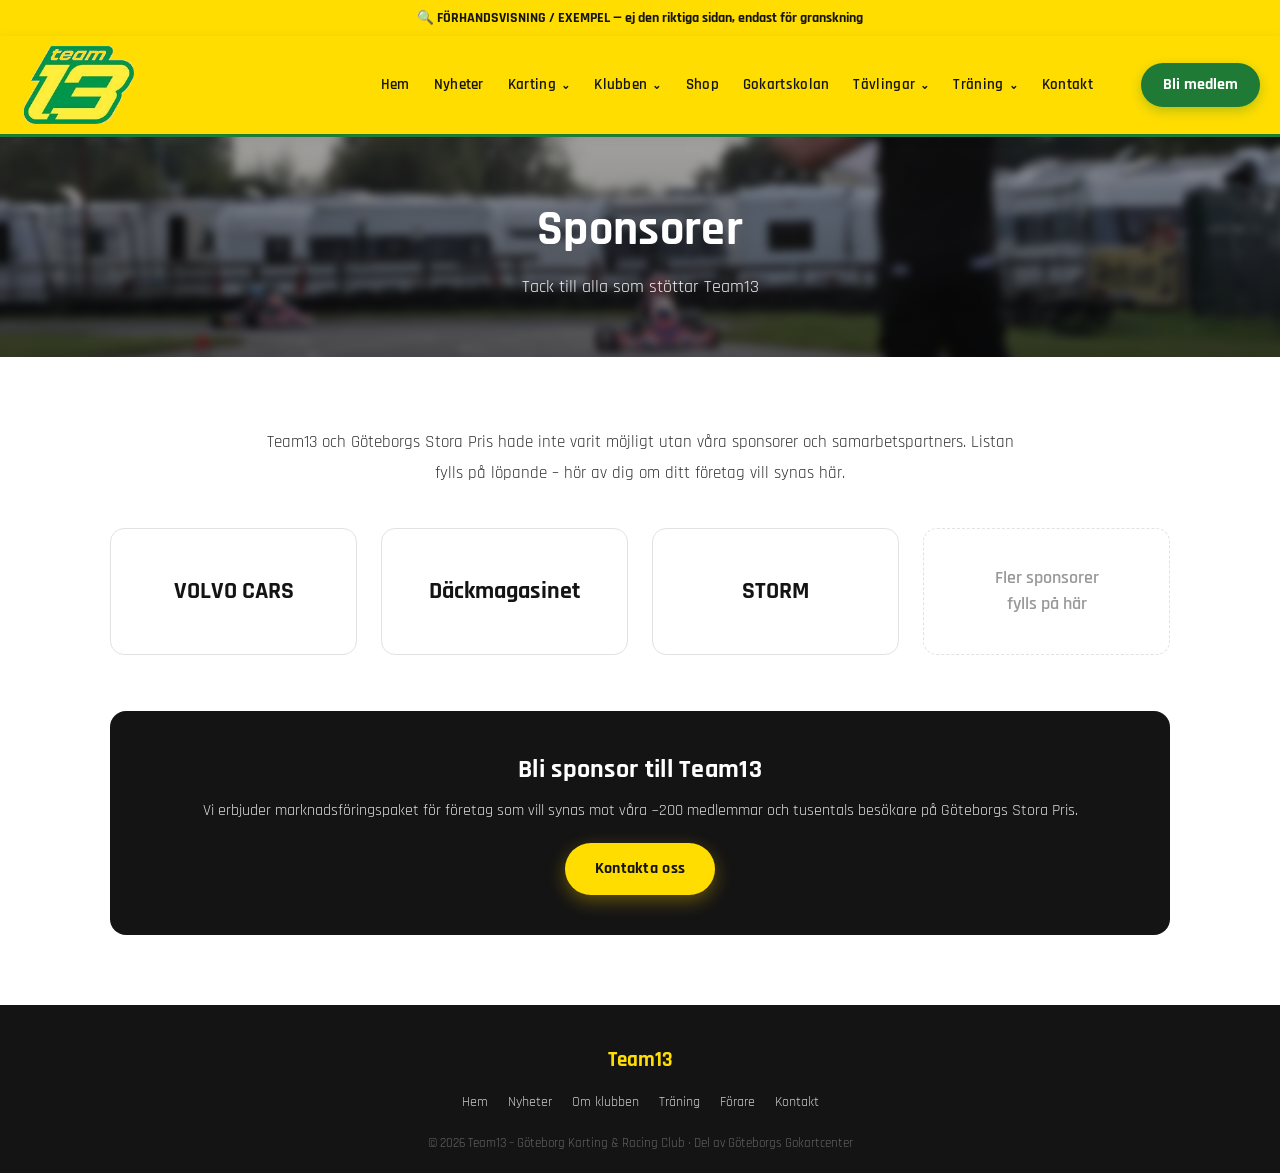
<file: sponsorer.html>
<!doctype html>
<html lang="sv">
<head>
<meta charset="UTF-8">
<meta name="viewport" content="width=device-width, initial-scale=1">
<title>Sponsorer – Team13</title>
<link rel="icon" href="images/logo-transparent.png">
<link rel="preconnect" href="https://fonts.googleapis.com">
<link href="https://fonts.googleapis.com/css2?family=Rajdhani:wght@500;600;700&display=swap" rel="stylesheet">
<link rel="stylesheet" href="style.css">
<style>
  .page-banner{position:relative;height:220px;overflow:hidden;display:flex;align-items:center;justify-content:center;text-align:center;}
  .page-banner::before{content:"";position:absolute;inset:-10px;background:url('images/own/gsp-malflagg.jpg') center/cover;filter:blur(4px);}
  .page-banner::after{content:"";position:absolute;inset:0;background:linear-gradient(0deg,rgba(0,0,0,.55) 0%,rgba(0,0,0,.35) 100%);}
  .page-banner .container{position:relative;z-index:2;}
  .page-banner h1{color:var(--white);font-size:clamp(2rem,4.5vw,3rem);font-weight:700;}
  .page-banner p{color:#f0f0f0;margin-top:8px;font-size:1.1rem;}

  .k-text{color:#333;font-size:1.08rem;line-height:1.75;max-width:760px;margin:0 auto 10px;text-align:center;}

  .sponsor-grid{display:grid;grid-template-columns:repeat(auto-fit,minmax(220px,1fr));gap:24px;margin-top:40px;}
  .sponsor-card{background:var(--white);border:1px solid #e2e2e2;border-radius:14px;padding:36px 20px;text-align:center;display:flex;flex-direction:column;align-items:center;justify-content:center;gap:10px;transition:transform .2s,box-shadow .2s;}
  .sponsor-card:hover{transform:translateY(-4px);box-shadow:0 10px 24px rgba(0,0,0,.08);}
  .sponsor-mark{font-family:'Rajdhani',sans-serif;font-weight:700;font-size:1.5rem;color:var(--black);}
  .sponsor-card.more{border-style:dashed;color:#999;}
  .sponsor-card.more .sponsor-mark{color:#999;font-size:1.1rem;font-weight:600;}

  .cta-box{margin-top:56px;background:var(--black);border-radius:16px;padding:40px;text-align:center;}
  .cta-box h2{color:var(--white);font-size:1.6rem;margin-bottom:10px;}
  .cta-box p{color:#ddd;margin-bottom:20px;}

  @media(max-width:480px){.sponsor-grid{grid-template-columns:1fr 1fr;}}
</style>
</head>
<body>

<div class="badge-note">🔍 FÖRHANDSVISNING / EXEMPEL — ej den riktiga sidan, endast för granskning</div>

<header>
  <div class="container navwrap">
    <a href="index.html" class="logo">
      <img src="images/logo-transparent.png" alt="Team13 logga">
    </a>
    <div class="navright">
    <button class="burger" id="burger" aria-label="Meny"><span></span><span></span><span></span></button>
    <nav><ul id="navlist">
      <li><a href="index.html" >Hem</a></li>
      <li><a href="nyheter.html">Nyheter</a></li>
      <li class="has-dropdown"><a href="karting.html">Karting</a>
        <ul class="dropdown-menu">
          <li><a href="karting.html#kom-igang">Kom igång</a></li>
          <li><a href="karting.html#licens">Regler &amp; licens</a></li>
          <li><a href="karting.html#klasser">Klasser</a></li>
          <li><a href="karting.html#lankar">Länkar</a></li>
        </ul>
      </li>
      <li class="has-dropdown"><a href="om-klubben.html">Klubben</a>
        <ul class="dropdown-menu">
          <li><a href="om-klubben.html">Om klubben</a></li>
          <li><a href="forare.html">Förare</a></li>
          <li><a href="sponsorer.html">Sponsorer</a></li>
        </ul>
      </li>
      <li><a href="shop.html">Shop</a></li>
      <li><a href="gokartskolan.html">Gokartskolan</a></li>
      <li class="has-dropdown"><a href="tavlingar.html">Tävlingar</a>
        <ul class="dropdown-menu">
          <li><a href="tavlingar.html#kalender">Tävlingskalender</a></li>
          <li><a href="tavlingar.html#resultat">Resultat</a></li>
          <li><a href="tavlingar.html#praktiskt">Depåplats</a></li>
        </ul>
      </li>
      <li class="has-dropdown"><a href="traning.html">Träning</a>
        <ul class="dropdown-menu">
          <li><a href="traning.html">Träningstider</a></li>
          <li><a href="kontakt.html">Anmälan</a></li>
        </ul>
      </li>
      <li><a href="kontakt.html">Kontakt</a></li>
      <li><a href="kontakt.html" class="cta-btn">Bli medlem</a></li>
    </ul></nav>
    <a href="kontakt.html" class="cta-btn cta-btn-desktop">Bli medlem</a>
    </div>
  </div>
</header>

<section class="page-banner">
  <div class="container">
    <h1>Sponsorer</h1>
    <p>Tack till alla som stöttar Team13</p>
  </div>
</section>

<section class="k-section" style="padding:70px 0;">
  <div class="container">
    <p class="k-text">Team13 och Göteborgs Stora Pris hade inte varit möjligt utan våra sponsorer och samarbetspartners. Listan fylls på löpande – hör av dig om ditt företag vill synas här.</p>

    <div class="sponsor-grid">
      <div class="sponsor-card"><div class="sponsor-mark">VOLVO CARS</div></div>
      <div class="sponsor-card"><div class="sponsor-mark">Däckmagasinet</div></div>
      <div class="sponsor-card"><div class="sponsor-mark">STORM</div></div>
      <div class="sponsor-card more"><div class="sponsor-mark">Fler sponsorer<br>fylls på här</div></div>
    </div>

    <div class="cta-box">
      <h2>Bli sponsor till Team13</h2>
      <p>Vi erbjuder marknadsföringspaket för företag som vill synas mot våra ~200 medlemmar och tusentals besökare på Göteborgs Stora Pris.</p>
      <a href="kontakt.html" class="btn yellow">Kontakta oss</a>
    </div>
  </div>
</section>

<footer>
  <div class="container">
    <div class="yellow" style="font-size:1.3rem;">Team13</div>
    <div class="fnav">
      <a href="index.html">Hem</a><a href="nyheter.html">Nyheter</a><a href="om-klubben.html">Om klubben</a>
      <a href="traning.html">Träning</a><a href="forare.html">Förare</a><a href="kontakt.html">Kontakt</a>
    </div>
    <div class="fine">© 2026 Team13 – Göteborg Karting &amp; Racing Club · Del av Göteborgs Gokartcenter</div>
  </div>
</footer>

<script>
  document.getElementById('burger').addEventListener('click', function(){
    document.getElementById('navlist').classList.toggle('open');
  });
</script>
</body>
</html>
</file>
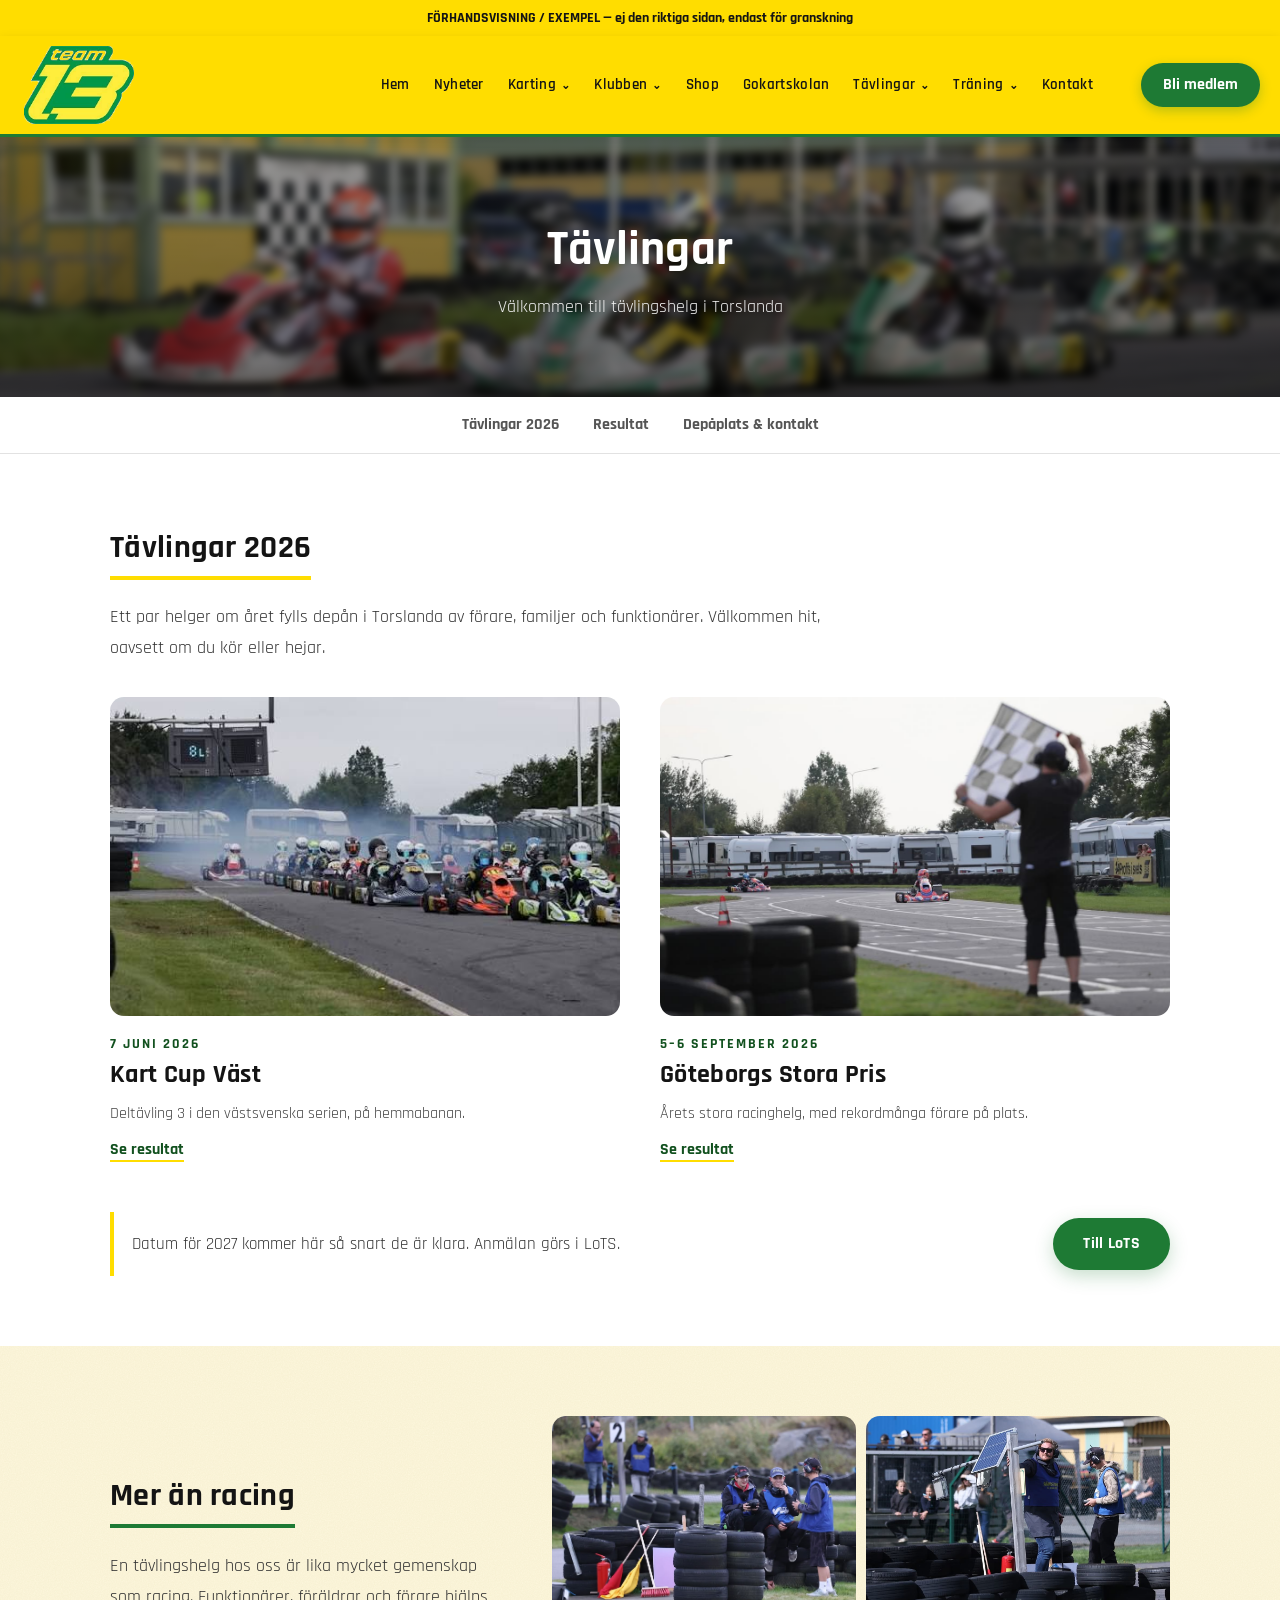
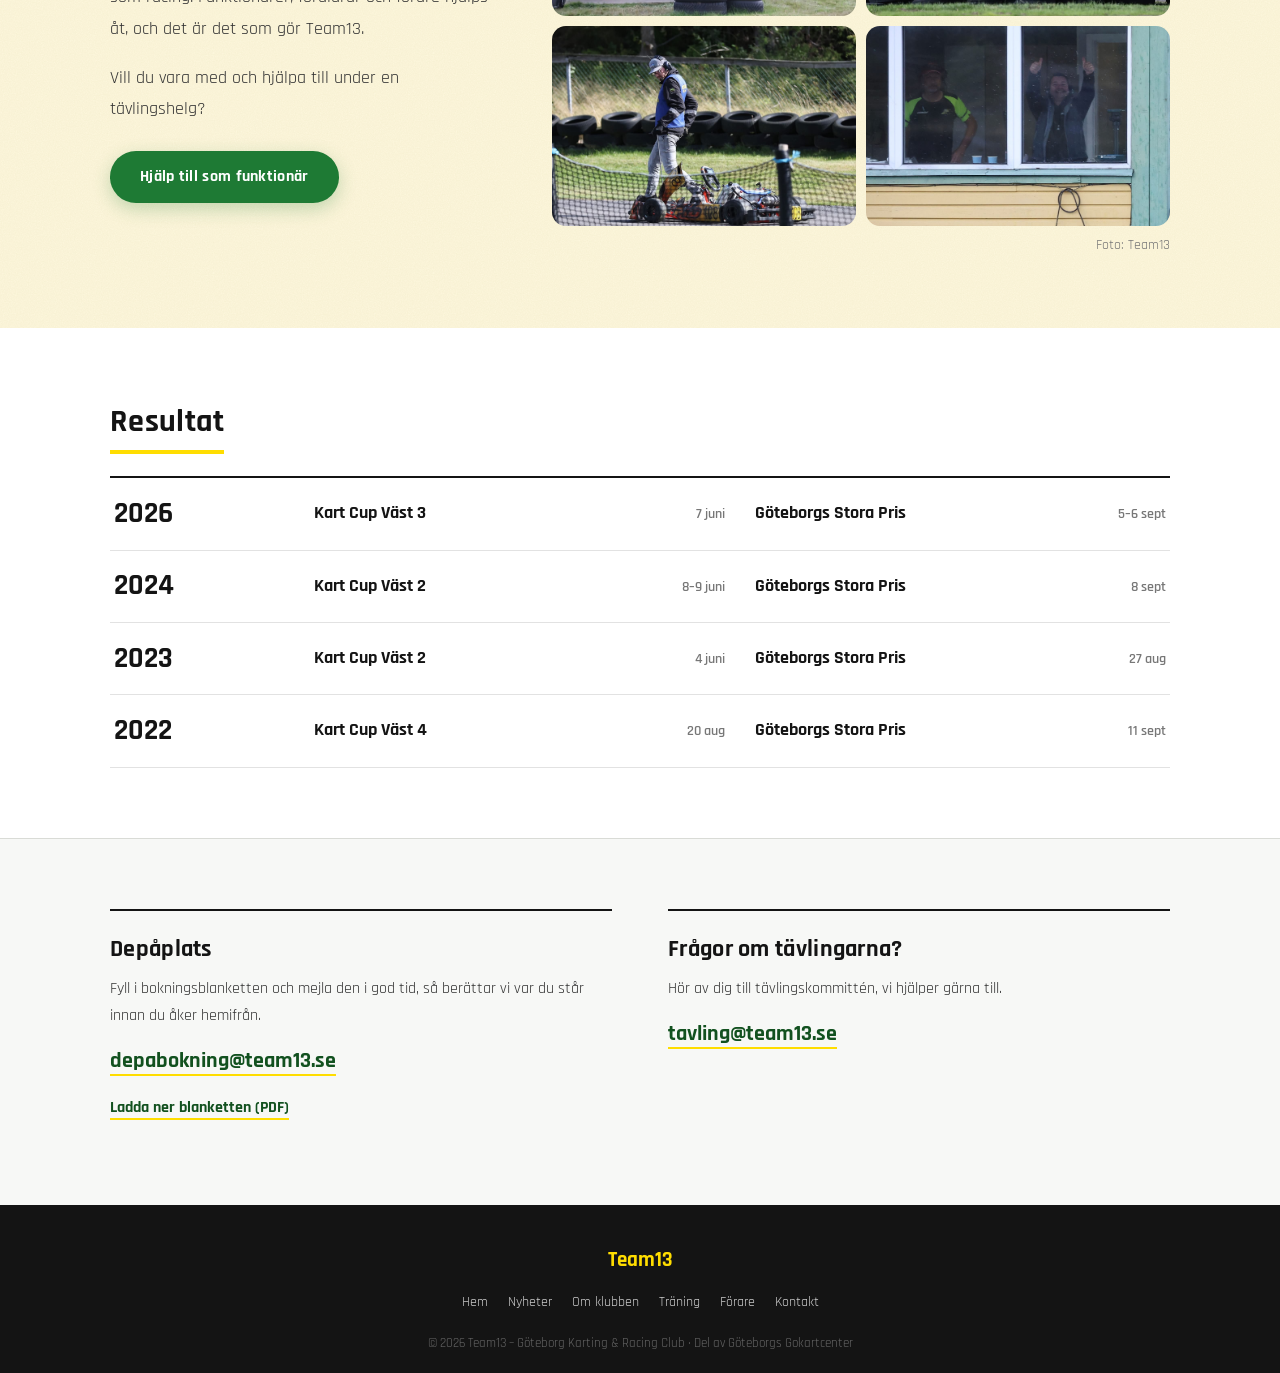
<file: tavlingar.html>
<!doctype html>
<html lang="sv">
<head>
<meta charset="UTF-8">
<meta name="viewport" content="width=device-width, initial-scale=1">
<title>Tävlingar – Team13</title>
<link rel="icon" href="images/logo-transparent.png">
<link rel="preconnect" href="https://fonts.googleapis.com">
<link href="https://fonts.googleapis.com/css2?family=Rajdhani:wght@500;600;700&display=swap" rel="stylesheet">
<link rel="stylesheet" href="style.css">
<style>
  .page-banner{position:relative;height:260px;overflow:hidden;display:flex;align-items:center;justify-content:center;text-align:center;}
  .page-banner::before{content:"";position:absolute;inset:-10px;background:url('images/gsp/gsp-49.jpg') center 60%/cover;filter:blur(4px);}
  .page-banner::after{content:"";position:absolute;inset:0;background:linear-gradient(0deg,rgba(0,0,0,.55) 0%,rgba(0,0,0,.35) 100%);}
  .page-banner .container{position:relative;z-index:2;}
  .page-banner p{color:#f0f0f0;margin-top:8px;font-size:1.1rem;}
  .page-banner h1{color:var(--white);font-size:clamp(2rem,4.5vw,3rem);font-weight:700;}

  .subnav{border-bottom:1px solid #e2e2e2;background:var(--white);}
  .subnav ul{list-style:none;display:flex;justify-content:center;flex-wrap:wrap;gap:6px 34px;padding:16px 0;}
  .subnav a{font-weight:700;color:#555;padding:4px 0;border-bottom:3px solid transparent;}
  .subnav a:hover{color:var(--black);border-bottom-color:var(--yellow);}


  .lead{color:#333;font-size:1.12rem;line-height:1.7;max-width:720px;margin-bottom:34px;}
  .text-link{color:var(--green-dark);font-weight:700;border-bottom:2px solid var(--yellow);}

  /* Event cards */
  .events{display:grid;grid-template-columns:1fr 1fr;gap:40px;}
  .event{position:relative;}
  .event img{width:100%;aspect-ratio:16/10;object-fit:cover;display:block;border-radius:14px;}
  .event .when{margin-top:18px;font-size:.85rem;font-weight:700;letter-spacing:2px;text-transform:uppercase;color:var(--green-dark);}
  .event h3{font-size:1.6rem;margin:2px 0 6px;}
  .event p{color:#444;line-height:1.6;margin-bottom:12px;}
  .next{display:flex;flex-wrap:wrap;align-items:center;justify-content:space-between;gap:18px;margin-top:50px;border-left:4px solid var(--yellow);padding:6px 0 6px 18px;}
  .next p{color:#333;font-size:1.05rem;max-width:700px;}

  /* People */
  .people{background:#fdf7dd url("data:image/svg+xml,%3Csvg xmlns='http://www.w3.org/2000/svg' width='220' height='220'%3E%3Cfilter id='n'%3E%3CfeTurbulence type='fractalNoise' baseFrequency='.85' numOctaves='2' stitchTiles='stitch'/%3E%3CfeColorMatrix values='0 0 0 0 .45  0 0 0 0 .38  0 0 0 0 .1  0 0 0 .09 0'/%3E%3C/filter%3E%3Crect width='100%25' height='100%25' filter='url(%23n)'/%3E%3C/svg%3E");}
  .people .k-title{border-bottom-color:var(--green);}
  .people-wrap{display:grid;grid-template-columns:1fr 1.6fr;gap:56px;align-items:center;}
  .people p{color:#333;font-size:1.12rem;line-height:1.75;margin-bottom:18px;}
  .mosaic{display:grid;grid-template-columns:1fr 1fr;grid-template-rows:200px 200px;gap:10px;}
  .mosaic img{width:100%;height:100%;object-fit:cover;display:block;border-radius:14px;}
  .people .btn{margin-top:8px;}
  .credit,.people .credit{margin:8px 0 0;font-size:.85rem;color:#777;text-align:right;}

  /* Results */
  .results{border-top:2px solid var(--black);}
  .year{display:grid;grid-template-columns:170px 1fr;gap:30px;padding:16px 4px;border-bottom:1px solid #e2e2e2;align-items:center;}
  .year > strong{font-size:1.8rem;font-weight:700;line-height:1.1;}
  .year ul{list-style:none;display:grid;grid-template-columns:repeat(2,minmax(0,1fr));gap:4px 30px;}
  .year li a{display:flex;justify-content:space-between;align-items:baseline;gap:12px;padding:6px 0;font-weight:700;font-size:1.1rem;color:var(--black);border-bottom:1px solid transparent;}
  .year li a:hover{color:var(--green-dark);border-bottom-color:var(--yellow);}
  .year li small{font-weight:600;color:#777;font-size:.9rem;white-space:nowrap;}

  /* Practical */
  .practical{display:grid;grid-template-columns:1fr 1fr;gap:56px;align-items:start;}
  .practical > div{border-top:2px solid var(--black);padding-top:20px;}
  .practical h3{font-size:1.5rem;margin-bottom:8px;}
  .practical p{color:#333;line-height:1.7;margin-bottom:14px;}
  .mail-line{font-size:1.35rem;font-weight:700;}
  .mail-line a{color:var(--green-dark);border-bottom:2px solid var(--yellow);}

  @media(max-width:820px){
    .events,.people-wrap,.practical{grid-template-columns:1fr;gap:56px;}
    .people .k-title{border-bottom-color:var(--green);}
  .people-wrap{gap:30px;}
    .mosaic{grid-template-columns:1fr 1fr;grid-template-rows:180px 180px;}
    .year{grid-template-columns:1fr;gap:4px;}
    .year ul{grid-template-columns:1fr;}
    .subnav ul{gap:6px 20px;}
  }
</style></head>
<body>

<div class="badge-note">FÖRHANDSVISNING / EXEMPEL — ej den riktiga sidan, endast för granskning</div>
<header>
  <div class="container navwrap">
    <a href="index.html" class="logo">
      <img src="images/logo-transparent.png" alt="Team13 logga">
    </a>
    <div class="navright">
    <button class="burger" id="burger" aria-label="Meny"><span></span><span></span><span></span></button>
    <nav><ul id="navlist">
      <li><a href="index.html" >Hem</a></li>
      <li><a href="nyheter.html">Nyheter</a></li>
      <li class="has-dropdown"><a href="karting.html">Karting</a>
        <ul class="dropdown-menu">
          <li><a href="karting.html#kom-igang">Kom igång</a></li>
          <li><a href="karting.html#licens">Regler &amp; licens</a></li>
          <li><a href="karting.html#klasser">Klasser</a></li>
          <li><a href="karting.html#lankar">Länkar</a></li>
        </ul>
      </li>
      <li class="has-dropdown"><a href="om-klubben.html">Klubben</a>
        <ul class="dropdown-menu">
          <li><a href="om-klubben.html">Om klubben</a></li>
          <li><a href="forare.html">Förare</a></li>
          <li><a href="sponsorer.html">Sponsorer</a></li>
        </ul>
      </li>
      <li><a href="shop.html">Shop</a></li>
      <li><a href="gokartskolan.html">Gokartskolan</a></li>
      <li class="has-dropdown"><a href="tavlingar.html">Tävlingar</a>
        <ul class="dropdown-menu">
          <li><a href="tavlingar.html#kalender">Tävlingskalender</a></li>
          <li><a href="tavlingar.html#resultat">Resultat</a></li>
          <li><a href="tavlingar.html#praktiskt">Depåplats</a></li>
        </ul>
      </li>
      <li class="has-dropdown"><a href="traning.html">Träning</a>
        <ul class="dropdown-menu">
          <li><a href="traning.html">Träningstider</a></li>
          <li><a href="kontakt.html">Anmälan</a></li>
        </ul>
      </li>
      <li><a href="kontakt.html">Kontakt</a></li>
      <li><a href="kontakt.html" class="cta-btn">Bli medlem</a></li>
    </ul></nav>
    <a href="kontakt.html" class="cta-btn cta-btn-desktop">Bli medlem</a>
    </div>
  </div>
</header>

<section class="page-banner">
  <div class="container">
    <h1>Tävlingar</h1>
    <p>Välkommen till tävlingshelg i Torslanda</p>
  </div>
</section>

<div class="subnav" role="navigation" aria-label="På sidan">
  <div class="container">
    <ul>
      <li><a href="#kalender">Tävlingar 2026</a></li>
      <li><a href="#resultat">Resultat</a></li>
      <li><a href="#praktiskt">Depåplats &amp; kontakt</a></li>
    </ul>
  </div>
</div>

<section class="k-section" id="kalender">
  <div class="container">
    <h2 class="k-title">Tävlingar 2026</h2>
    <p class="lead">Ett par helger om året fylls depån i Torslanda av förare, familjer och funktionärer. Välkommen hit, oavsett om du kör eller hejar.</p>
    <div class="events">
      <div class="event">
        <img src="images/hero2.jpg" alt="Kartar på startrakan framför tornet" loading="lazy">
        <div class="when">7 juni 2026</div>
        <h3>Kart Cup Väst</h3>
        <p>Deltävling 3 i den västsvenska serien, på hemmabanan.</p>
        <a class="text-link" href="https://scorit.live/events/019e6ad3-b645-7dab-a058-634f73bdc2a4" target="_blank" rel="noopener">Se resultat</a>
      </div>
      <div class="event">
        <img src="images/own/gsp-malflagg.jpg" alt="Målflagg vinkas in när kartarna passerar mållinjen under Göteborgs Stora Pris" loading="lazy">
        <div class="when">5–6 september 2026</div>
        <h3>Göteborgs Stora Pris</h3>
        <p>Årets stora racinghelg, med rekordmånga förare på plats.</p>
        <a class="text-link" href="https://scorit.live/events/019e6ad6-9ed7-7a77-b399-d6685d8fef90" target="_blank" rel="noopener">Se resultat</a>
      </div>
    </div>
    <div class="next">
      <p>Datum för 2027 kommer här så snart de är klara. Anmälan görs i LoTS.</p>
      <a href="https://lots.sbf.se/" class="btn" target="_blank" rel="noopener">Till LoTS</a>
    </div>
  </div>
</section>

<section class="people">
  <div class="container">
    <div class="people-wrap">
      <div>
        <h2 class="k-title">Mer än racing</h2>
        <p>En tävlingshelg hos oss är lika mycket gemenskap som racing. Funktionärer, föräldrar och förare hjälps åt, och det är det som gör Team13.</p>
        <p>Vill du vara med och hjälpa till under en tävlingshelg?</p>
        <a class="btn" href="mailto:tavling@team13.se?subject=Jag%20vill%20hj%C3%A4lpa%20till%20som%20funktion%C3%A4r">Hjälp till som funktionär</a>
      </div>
      <div>
        <div class="mosaic">
          <img src="images/own/funktionar-1.jpg" alt="Förare slappnar av i depån mellan heaten" loading="lazy">
          <img src="images/own/funktionar-2.jpg" alt="Funktionär vid timing-tornet" loading="lazy">
          <img src="images/own/funktionar-3.jpg" alt="Funktionär kontrollerar gokart i depån" loading="lazy">
          <img src="images/own/funktionar-4.jpg" alt="Glada funktionärer i tornet ger tummen upp" loading="lazy">
        </div>
        <p class="credit">Foto: Team13</p>
      </div>
    </div>
  </div>
</section>

<section class="k-section" id="resultat">
  <div class="container">
    <h2 class="k-title">Resultat</h2>
    <div class="results">
      <div class="year"><strong>2026</strong>
        <ul>
          <li><a href="https://scorit.live/events/019e6ad3-b645-7dab-a058-634f73bdc2a4" target="_blank" rel="noopener">Kart Cup Väst 3 <small>7 juni</small></a></li>
          <li><a href="https://scorit.live/events/019e6ad6-9ed7-7a77-b399-d6685d8fef90" target="_blank" rel="noopener">Göteborgs Stora Pris <small>5–6 sept</small></a></li>
        </ul>
      </div>
      <div class="year"><strong>2024</strong>
        <ul>
          <li><a href="https://scorit.live/events/b62e7853-91c1-4593-896e-956cce2f02d7" target="_blank" rel="noopener">Kart Cup Väst 2 <small>8–9 juni</small></a></li>
          <li><a href="https://www.scorit.live/events/3a6fd55c-2289-42ae-b809-d454f7cf0ca1" target="_blank" rel="noopener">Göteborgs Stora Pris <small>8 sept</small></a></li>
        </ul>
      </div>
      <div class="year"><strong>2023</strong>
        <ul>
          <li><a href="https://scorit.live/events/b8551692-32f5-42f8-8980-0dfd01d6c255" target="_blank" rel="noopener">Kart Cup Väst 2 <small>4 juni</small></a></li>
          <li><a href="https://scorit.live/events/f7e99931-06d8-4b07-bd2f-5658cd780b1a?date=2023-08-27" target="_blank" rel="noopener">Göteborgs Stora Pris <small>27 aug</small></a></li>
        </ul>
      </div>
      <div class="year"><strong>2022</strong>
        <ul>
          <li><a href="https://scorit.live/events/a4a573c1-502f-48e2-a7af-5149bf4d7d2e" target="_blank" rel="noopener">Kart Cup Väst 4 <small>20 aug</small></a></li>
          <li><a href="https://scorit.live/events/d1d51cf8-c62c-4cf7-8ac7-d308d7fb85d2?date=2022-09-11" target="_blank" rel="noopener">Göteborgs Stora Pris <small>11 sept</small></a></li>
        </ul>
      </div>
    </div>
  </div>
</section>

<section class="k-section alt" id="praktiskt">
  <div class="container">
    <div class="practical">
      <div>
        <h3>Depåplats</h3>
        <p>Fyll i bokningsblanketten och mejla den i god tid, så berättar vi var du står innan du åker hemifrån.</p>
        <p class="mail-line"><a href="mailto:depabokning@team13.se">depabokning@team13.se</a></p>
        <p style="margin-top:14px;"><a class="text-link" href="https://team13.se/wp-content/uploads/2023/08/depabokning-v21.pdf" target="_blank" rel="noopener">Ladda ner blanketten (PDF)</a></p>
      </div>
      <div>
        <h3>Frågor om tävlingarna?</h3>
        <p>Hör av dig till tävlingskommittén, vi hjälper gärna till.</p>
        <p class="mail-line"><a href="mailto:tavling@team13.se">tavling@team13.se</a></p>
      </div>
    </div>
  </div>
</section>
<footer>
  <div class="container">
    <div class="yellow" style="font-size:1.3rem;">Team13</div>
    <div class="fnav">
      <a href="index.html">Hem</a><a href="nyheter.html">Nyheter</a><a href="om-klubben.html">Om klubben</a>
      <a href="traning.html">Träning</a><a href="forare.html">Förare</a><a href="kontakt.html">Kontakt</a>
    </div>
    <div class="fine">© 2026 Team13 – Göteborg Karting &amp; Racing Club · Del av Göteborgs Gokartcenter</div>
  </div>
</footer>

<script>
  document.getElementById('burger').addEventListener('click', function(){
    document.getElementById('navlist').classList.toggle('open');
  });
</script>
</body>
</html>
</file>
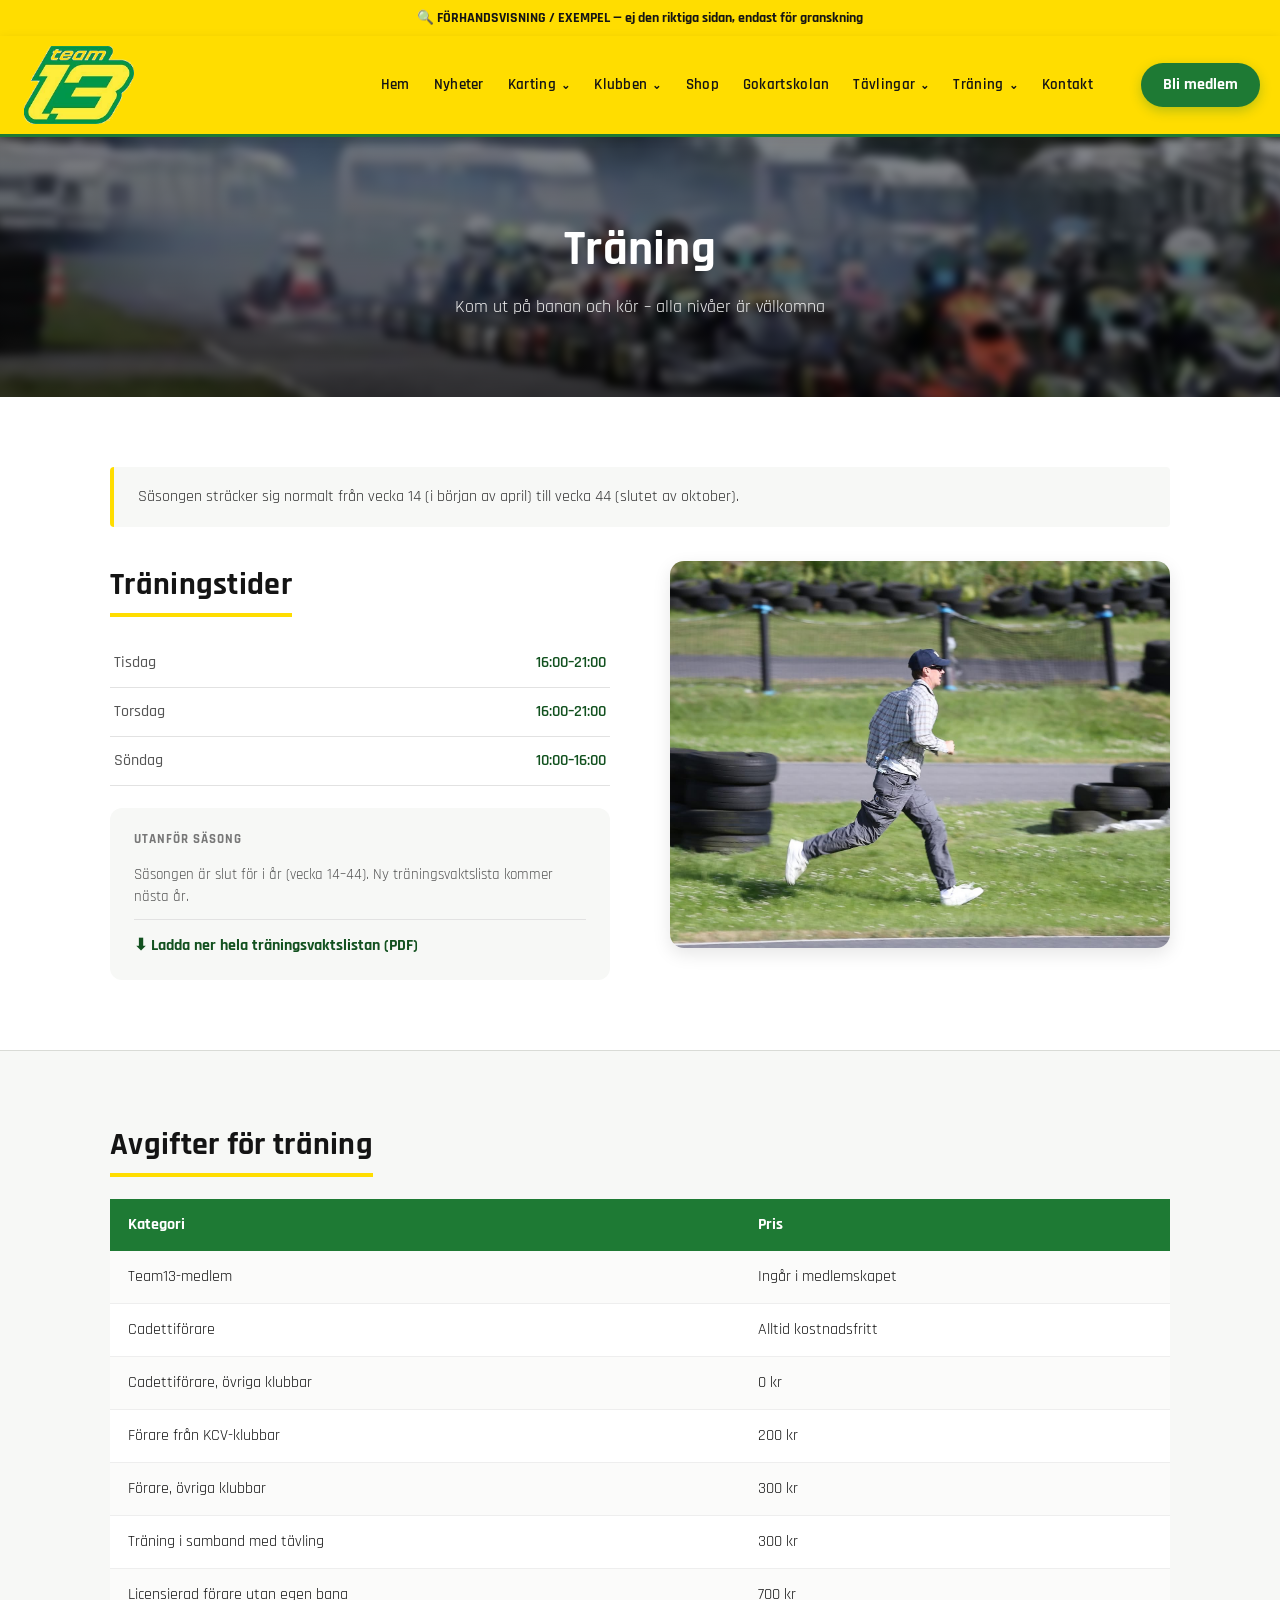
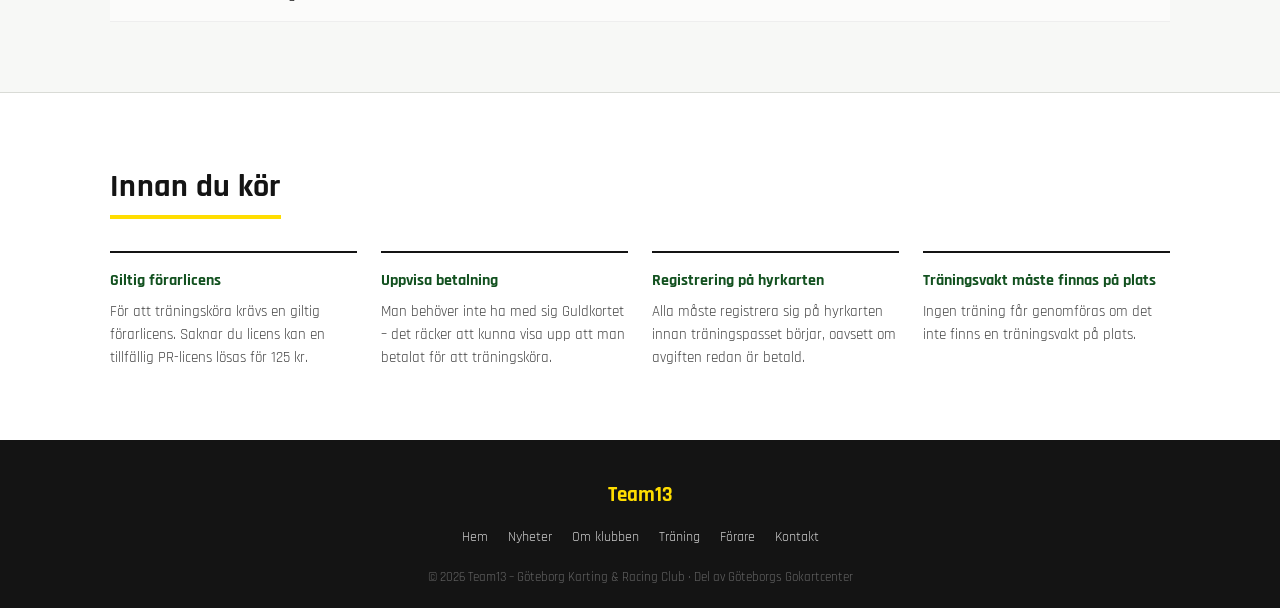
<file: traning.html>
<!doctype html>
<html lang="sv">
<head>
<meta charset="UTF-8">
<meta name="viewport" content="width=device-width, initial-scale=1">
<title>Träning – Team13</title>
<link rel="icon" href="images/logo-transparent.png">
<link rel="preconnect" href="https://fonts.googleapis.com">
<link href="https://fonts.googleapis.com/css2?family=Rajdhani:wght@500;600;700&display=swap" rel="stylesheet">
<link rel="stylesheet" href="style.css">
<style>
  .page-banner{position:relative;height:260px;overflow:hidden;display:flex;align-items:center;justify-content:center;text-align:center;}
  .page-banner::before{content:"";position:absolute;inset:-10px;background:url('images/hero2.jpg') center/cover;filter:blur(4px);}
  .page-banner::after{content:"";position:absolute;inset:0;background:linear-gradient(0deg,rgba(0,0,0,.55) 0%,rgba(0,0,0,.35) 100%);}
  .page-banner .container{position:relative;z-index:2;}
  .page-banner h1{color:var(--white);font-size:clamp(2rem,4.5vw,3rem);font-weight:700;}
  .page-banner p{color:#f0f0f0;margin-top:8px;font-size:1.1rem;}

  .season-note{background:var(--gray);border-left:4px solid var(--yellow);padding:18px 24px;border-radius:4px;margin-bottom:34px;color:#333;}

  .training-wrap{display:grid;grid-template-columns:1fr 1fr;gap:60px;align-items:start;}
  table.hours{width:100%;border-collapse:collapse;margin-bottom:10px;}
  table.hours td{padding:12px 4px;border-bottom:1px solid #e2e2e2;font-weight:600;}
  table.hours td:first-child{color:#555;font-weight:500;}
  table.hours td:last-child{text-align:right;color:var(--green-dark);}
  .note-box{border-top:2px solid var(--yellow);padding-top:16px;margin-top:20px;font-size:.9rem;color:#555;}
  .training-img{border-radius:14px;overflow:hidden;box-shadow:0 6px 18px rgba(0,0,0,.1);}

  .fees-section{margin-top:0;}
  table.fees{width:100%;border-collapse:collapse;background:var(--white);}
  table.fees th{background:var(--green);color:var(--white);text-align:left;padding:14px 18px;font-weight:700;}
  table.fees td{padding:14px 18px;border-bottom:1px solid #eee;}
  table.fees tr:nth-child(even) td{background:#fbfbfa;}

  .requirements{display:grid;grid-template-columns:repeat(auto-fit,minmax(220px,1fr));gap:24px;margin-top:10px;}
  .req-card{border-top:2px solid var(--black);padding-top:16px;}
  .req-card h4{margin-bottom:8px;color:var(--green-dark);}
  .req-card p{color:#444;font-size:.95rem;}
  @media(max-width:820px){ .training-wrap{grid-template-columns:1fr;} }

  .vakt-box{background:var(--gray);border-radius:12px;padding:22px 24px;margin-top:22px;}
  .vakt-week{font-family:'Rajdhani',sans-serif;font-weight:700;color:#777;font-size:.8rem;text-transform:uppercase;letter-spacing:1px;margin-bottom:10px;}
  .vakt-names{display:flex;flex-wrap:wrap;gap:22px;margin:10px 0 16px;}
  .vakt-card{border-left:3px solid var(--yellow);padding-left:12px;}
  .vakt-card h4{font-size:1.05rem;margin-bottom:1px;}
  .vakt-card .phone{color:#777;font-size:.85rem;}
  .vakt-event{border-left:4px solid var(--yellow);padding:8px 14px;color:#333;background:var(--white);border-radius:4px;margin-bottom:14px;font-size:.92rem;}
  .vakt-off{color:#555;font-size:.95rem;padding:4px 0 10px;}
  .vakt-pdf-link{display:inline-block;font-weight:700;color:var(--green-dark);border-top:1px solid #e2e2e2;padding-top:14px;width:100%;}
  .vakt-pdf-link:hover{text-decoration:underline;}
</style>
</head>
<body>

<div class="badge-note">🔍 FÖRHANDSVISNING / EXEMPEL — ej den riktiga sidan, endast för granskning</div>

<header>
  <div class="container navwrap">
    <a href="index.html" class="logo">
      <img src="images/logo-transparent.png" alt="Team13 logga">
    </a>
    <div class="navright">
    <button class="burger" id="burger" aria-label="Meny"><span></span><span></span><span></span></button>
    <nav><ul id="navlist">
      <li><a href="index.html" >Hem</a></li>
      <li><a href="nyheter.html">Nyheter</a></li>
      <li class="has-dropdown"><a href="karting.html">Karting</a>
        <ul class="dropdown-menu">
          <li><a href="karting.html#kom-igang">Kom igång</a></li>
          <li><a href="karting.html#licens">Regler &amp; licens</a></li>
          <li><a href="karting.html#klasser">Klasser</a></li>
          <li><a href="karting.html#lankar">Länkar</a></li>
        </ul>
      </li>
      <li class="has-dropdown"><a href="om-klubben.html">Klubben</a>
        <ul class="dropdown-menu">
          <li><a href="om-klubben.html">Om klubben</a></li>
          <li><a href="forare.html">Förare</a></li>
          <li><a href="sponsorer.html">Sponsorer</a></li>
        </ul>
      </li>
      <li><a href="shop.html">Shop</a></li>
      <li><a href="gokartskolan.html">Gokartskolan</a></li>
      <li class="has-dropdown"><a href="tavlingar.html">Tävlingar</a>
        <ul class="dropdown-menu">
          <li><a href="tavlingar.html#kalender">Tävlingskalender</a></li>
          <li><a href="tavlingar.html#resultat">Resultat</a></li>
          <li><a href="tavlingar.html#praktiskt">Depåplats</a></li>
        </ul>
      </li>
      <li class="has-dropdown"><a href="traning.html">Träning</a>
        <ul class="dropdown-menu">
          <li><a href="traning.html">Träningstider</a></li>
          <li><a href="kontakt.html">Anmälan</a></li>
        </ul>
      </li>
      <li><a href="kontakt.html">Kontakt</a></li>
      <li><a href="kontakt.html" class="cta-btn">Bli medlem</a></li>
    </ul></nav>
    <a href="kontakt.html" class="cta-btn cta-btn-desktop">Bli medlem</a>
    </div>
  </div>
</header>

<section class="page-banner">
  <div class="container">
    <h1>Träning</h1>
    <p>Kom ut på banan och kör – alla nivåer är välkomna</p>
  </div>
</section>

<section class="k-section">
  <div class="container">
    <div class="season-note">
      Säsongen sträcker sig normalt från vecka 14 (i början av april) till vecka 44 (slutet av oktober).
    </div>

    <div class="training-wrap">
      <div>
        <h2 class="k-title">Träningstider</h2>
        <table class="hours">
          <tr><td>Tisdag</td><td>16:00–21:00</td></tr>
          <tr><td>Torsdag</td><td>16:00–21:00</td></tr>
          <tr><td>Söndag</td><td>10:00–16:00</td></tr>
        </table>

        <div class="vakt-box" id="vaktBox">
          <div class="vakt-week" id="vaktWeekLabel">Laddar…</div>
          <div id="vaktContent"></div>
          <a href="assets/traningsvakter.pdf" class="vakt-pdf-link" download>⬇ Ladda ner hela träningsvaktslistan (PDF)</a>
        </div>
      </div>
      <div class="training-img">
        <img src="images/own/traning-spring.jpg" alt="Funktionär springer längs banan under träning">
      </div>
    </div>
  </div>
</section>

<section class="k-section alt">
  <div class="container">
    <div class="fees-section">
      <h2 class="k-title">Avgifter för träning</h2>
      <table class="fees">
        <tr><th>Kategori</th><th>Pris</th></tr>
        <tr><td>Team13-medlem</td><td>Ingår i medlemskapet</td></tr>
        <tr><td>Cadettiförare</td><td>Alltid kostnadsfritt</td></tr>
        <tr><td>Cadettiförare, övriga klubbar</td><td>0 kr</td></tr>
        <tr><td>Förare från KCV-klubbar</td><td>200 kr</td></tr>
        <tr><td>Förare, övriga klubbar</td><td>300 kr</td></tr>
        <tr><td>Träning i samband med tävling</td><td>300 kr</td></tr>
        <tr><td>Licensierad förare utan egen bana</td><td>700 kr</td></tr>
      </table>
    </div>
  </div>
</section>

<section class="k-section">
  <div class="container">
    <h2 class="k-title">Innan du kör</h2>
    <div class="requirements">
      <div class="req-card">
        <h4>Giltig förarlicens</h4>
        <p>För att träningsköra krävs en giltig förarlicens. Saknar du licens kan en tillfällig PR-licens lösas för 125 kr.</p>
      </div>
      <div class="req-card">
        <h4>Uppvisa betalning</h4>
        <p>Man behöver inte ha med sig Guldkortet – det räcker att kunna visa upp att man betalat för att träningsköra.</p>
      </div>
      <div class="req-card">
        <h4>Registrering på hyrkarten</h4>
        <p>Alla måste registrera sig på hyrkarten innan träningspasset börjar, oavsett om avgiften redan är betald.</p>
      </div>
      <div class="req-card">
        <h4>Träningsvakt måste finnas på plats</h4>
        <p>Ingen träning får genomföras om det inte finns en träningsvakt på plats.</p>
      </div>
    </div>
  </div>
</section>
<footer>
  <div class="container">
    <div class="yellow" style="font-size:1.3rem;">Team13</div>
    <div class="fnav">
      <a href="index.html">Hem</a><a href="nyheter.html">Nyheter</a><a href="om-klubben.html">Om klubben</a>
      <a href="traning.html">Träning</a><a href="forare.html">Förare</a><a href="kontakt.html">Kontakt</a>
    </div>
    <div class="fine">© 2026 Team13 – Göteborg Karting &amp; Racing Club · Del av Göteborgs Gokartcenter</div>
  </div>
</footer>

<script>
  document.getElementById('burger').addEventListener('click', function(){
    document.getElementById('navlist').classList.toggle('open');
  });
</script>

<script>
  // Träningsvaktslista – namn + maskerade telefonnummer (fullständiga nummer finns i PDF:en)
  var vaktSchema = {
    14: [["Mats Beckman","072-371••••"],["Matilda Machacek","0730-44••••"]],
    15: [["Jesper Magnusson","0733-30••••"]],
    16: [["Mario Majdandzic","0707-54••••"],["Nikhil Baliga","0790-39••••"]],
    17: [["Nordbäck","0733-52••••"],["Lars Klintell","0706-65••••"]],
    18: [["Sara Lindmark","0708-36••••"]],
    19: [["Thorne","0703-56••••"],["Bondarov Naperotti","0703-28••••"]],
    20: [["Patrik Strindberg","0709-28••••"]],
    21: [["Sofia Liedholm","0703-36••••"],["Fredrik Hallgren","0773-05••••"]],
    22: [["Fredrik Mellberg","0725-38••••"],["Karen Kirakossian","0702-44••••"]],
    23: [["Hannah","0702-90••••"],["Patel","0706-30••••"]],
    24: [["Jesper Samuelsson","0708-25••••"],["Erik Olofsson","0709-79••••"]],
    25: [["Robert Isjöjärvi","0728-95••••"],["Per Landfors","0723-71••••"]],
    26: [["Tomasz Boczek","0739-02••••"]],
    27: [["Krister Ahlinquist","0738-32••••"],["Tellstedt","0739-51••••"]],
    28: [["Frostasson","0768-90••••"],["Elias Hagen","0733-98••••"]],
    29: [["Charlie Cronborg","0708-60••••"],["Carl Björklund","0729-32••••"]],
    30: [["Mats-Axel Johansson","0705-64••••"],["Emanuel Roosvald","0704-60••••"]],
    31: [["Harri Ekman","0766-27••••"],["Mats Johansson","0729-93••••"]],
    32: [["Tomas Majewski","0737-55••••"]],
    33: [["Richard Plaketti","0736-54••••"],["William Antonsson","0706-41••••"]],
    34: [["John Holmberg","0725-98••••"],["Mikael","0739-02••••"]],
    35: [["Jan Inge Karlsson","0707-88••••"],["Nyvik","0765-85••••"]],
    36: [["Pontus Bergström","0722-40••••"],["Tomas Tromber","0730-60••••"]],
    37: [["Niklas Gustavsson","0703-24••••"],["Mårten Nilsson","0735-25••••"]],
    38: [["Patrik Pettersson","0709-71••••"],["Patrik Hiljemark","0706-35••••"]],
    39: [["Andreas Wessberg","0733-82••••"],["Magnus Andersson","0733-16••••"]],
    40: [["Richard Broman","0701-71••••"],["Jakob Brusewitz","0736-31••••"]],
    41: [["Stig Fjell","0705-89••••"],["Pierre Runic","0737-69••••"]],
    42: [["Hellegreen","0723-98••••"],["Mike Denny","0728-85••••"]],
    43: [["Axel Bernhardsson","0738-40••••"],["Grönberg","0705-71••••"]],
    44: [["Urban Lundin","0735-07••••"],["Magnus Feuer","0734-47••••"]]
  };
  // Veckor med extra funktionärsbehov p.g.a. tävling – träningsvakten gäller fortfarande
  var vaktEvents = {
    23: "Kart Cup Väst körs denna vecka – extra funktionärer behövs utöver ordinarie träningsvakt.",
    36: "Göteborgs Stora Pris körs denna vecka – extra funktionärer behövs utöver ordinarie träningsvakt."
  };

  function getIsoWeek(date){
    var d = new Date(Date.UTC(date.getFullYear(), date.getMonth(), date.getDate()));
    var dayNum = d.getUTCDay() || 7;
    d.setUTCDate(d.getUTCDate() + 4 - dayNum);
    var yearStart = new Date(Date.UTC(d.getUTCFullYear(),0,1));
    return Math.ceil((((d - yearStart) / 86400000) + 1) / 7);
  }

  function renderVakt(){
    var now = new Date();
    var week = getIsoWeek(now);
    var weekLabel = document.getElementById('vaktWeekLabel');
    var content = document.getElementById('vaktContent');

    if(week < 14 || week > 44){
      weekLabel.textContent = 'Utanför säsong';
      content.innerHTML = '<div class="vakt-off">Säsongen är slut för i år (vecka 14–44). Ny träningsvaktslista kommer nästa år.</div>';
      return;
    }

    weekLabel.textContent = 'Vecka ' + week;
    var people = vaktSchema[week] || [];
    var html = '';
    if(vaktEvents[week]){
      html += '<div class="vakt-event">⚠️ ' + vaktEvents[week] + '</div>';
    }
    if(people.length){
      html += '<div class="vakt-names">' + people.map(function(p){
        return '<div class="vakt-card"><h4>' + p[0] + '</h4><div class="phone">' + p[1] + '</div></div>';
      }).join('') + '</div>';
    } else {
      html += '<div class="vakt-off">Ingen träningsvakt inlagd för den här veckan ännu – kontakta klubben.</div>';
    }
    content.innerHTML = html;
  }

  renderVakt();
</script>
</body>
</html>
</file>
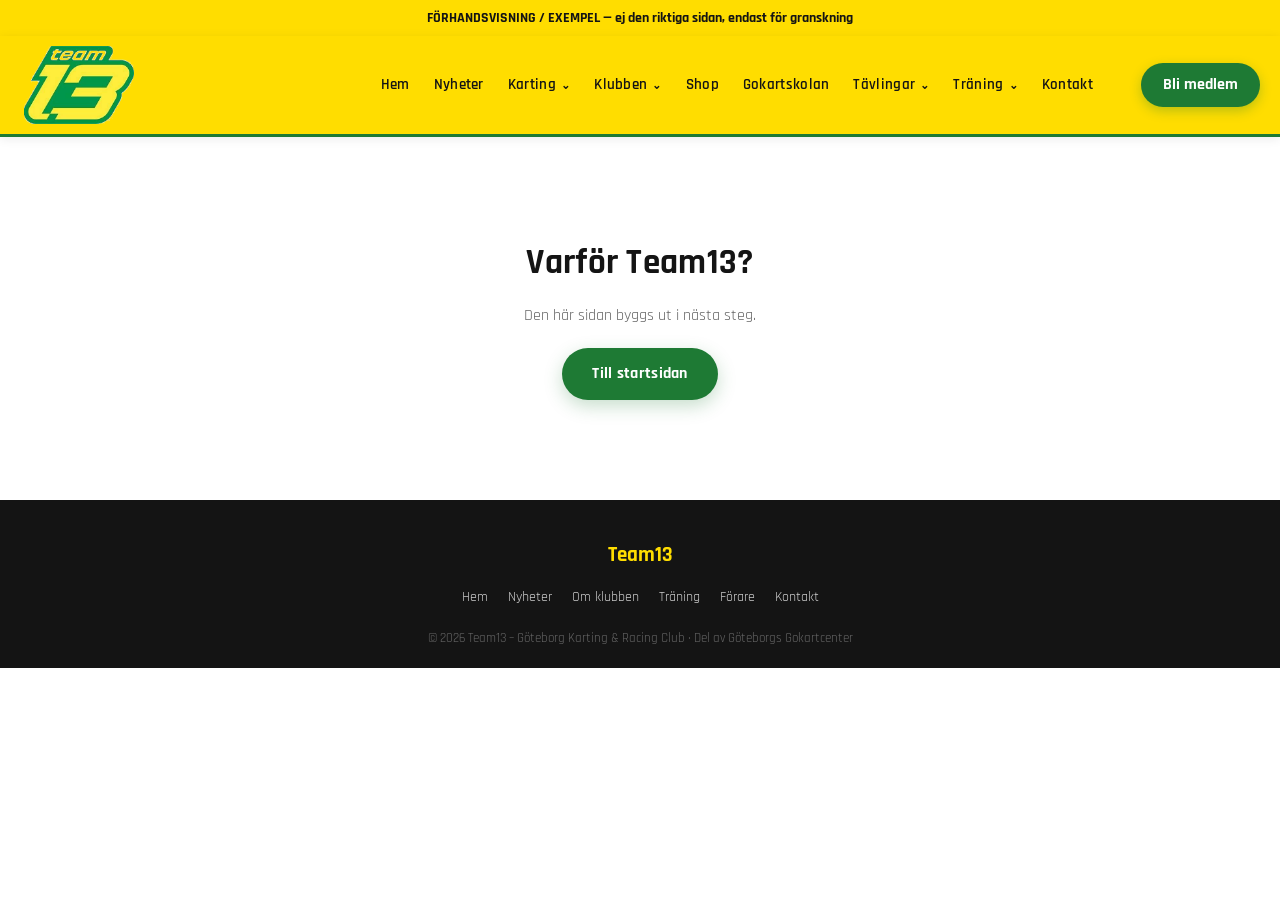
<file: varfor-team13.html>
<!doctype html>
<html lang="sv">
<head>
<meta charset="UTF-8">
<meta name="viewport" content="width=device-width, initial-scale=1">
<title>Varför Team13? – Team13</title>
<link rel="icon" href="images/logo-transparent.png">
<link rel="preconnect" href="https://fonts.googleapis.com">
<link href="https://fonts.googleapis.com/css2?family=Rajdhani:wght@500;600;700&display=swap" rel="stylesheet">
<link rel="stylesheet" href="style.css">
</head>
<body>

<div class="badge-note">FÖRHANDSVISNING / EXEMPEL — ej den riktiga sidan, endast för granskning</div>
<header>
  <div class="container navwrap">
    <a href="index.html" class="logo">
      <img src="images/logo-transparent.png" alt="Team13 logga">
    </a>
    <div class="navright">
    <button class="burger" id="burger" aria-label="Meny"><span></span><span></span><span></span></button>
    <nav><ul id="navlist">
      <li><a href="index.html" >Hem</a></li>
      <li><a href="nyheter.html">Nyheter</a></li>
      <li class="has-dropdown"><a href="karting.html">Karting</a>
        <ul class="dropdown-menu">
          <li><a href="karting.html#kom-igang">Kom igång</a></li>
          <li><a href="karting.html#licens">Regler &amp; licens</a></li>
          <li><a href="karting.html#klasser">Klasser</a></li>
          <li><a href="karting.html#lankar">Länkar</a></li>
        </ul>
      </li>
      <li class="has-dropdown"><a href="om-klubben.html">Klubben</a>
        <ul class="dropdown-menu">
          <li><a href="om-klubben.html">Om klubben</a></li>
          <li><a href="forare.html">Förare</a></li>
          <li><a href="sponsorer.html">Sponsorer</a></li>
        </ul>
      </li>
      <li><a href="shop.html">Shop</a></li>
      <li><a href="gokartskolan.html">Gokartskolan</a></li>
      <li class="has-dropdown"><a href="tavlingar.html">Tävlingar</a>
        <ul class="dropdown-menu">
          <li><a href="tavlingar.html#kalender">Tävlingskalender</a></li>
          <li><a href="tavlingar.html#resultat">Resultat</a></li>
          <li><a href="tavlingar.html#praktiskt">Depåplats</a></li>
        </ul>
      </li>
      <li class="has-dropdown"><a href="traning.html">Träning</a>
        <ul class="dropdown-menu">
          <li><a href="traning.html">Träningstider</a></li>
          <li><a href="kontakt.html">Anmälan</a></li>
        </ul>
      </li>
      <li><a href="kontakt.html">Kontakt</a></li>
      <li><a href="kontakt.html" class="cta-btn">Bli medlem</a></li>
    </ul></nav>
    <a href="kontakt.html" class="cta-btn cta-btn-desktop">Bli medlem</a>
    </div>
  </div>
</header>

<section class="placeholder-page">
  <div class="container">
    <h1>Varför Team13?</h1>
    <p>Den här sidan byggs ut i nästa steg.</p>
    <p><a href="index.html" class="btn" style="margin-top:20px;display:inline-block;">Till startsidan</a></p>
  </div>
</section>

<footer>
  <div class="container">
    <div class="yellow" style="font-size:1.3rem;">Team13</div>
    <div class="fnav">
      <a href="index.html">Hem</a><a href="nyheter.html">Nyheter</a><a href="om-klubben.html">Om klubben</a>
      <a href="traning.html">Träning</a><a href="forare.html">Förare</a><a href="kontakt.html">Kontakt</a>
    </div>
    <div class="fine">© 2026 Team13 – Göteborg Karting &amp; Racing Club · Del av Göteborgs Gokartcenter</div>
  </div>
</footer>

<script>
  document.getElementById('burger').addEventListener('click', function(){
    document.getElementById('navlist').classList.toggle('open');
  });
</script>
</body>
</html>
</file>
<file: style.css>
:root{
  --green:#1e7a34;
  --green-dark:#12511f;
  --yellow:#ffdd00;
  --black:#141414;
  --white:#ffffff;
  --gray:#f7f8f6;
}
*{box-sizing:border-box;margin:0;padding:0;}
html{scroll-behavior:smooth;}
body{font-family:'Rajdhani',"Segoe UI",Arial,sans-serif;color:var(--black);background:var(--white);line-height:1.5;}
h1,h2,h3,h4,.btn,nav a,.logo,strong,b,th{font-family:'Rajdhani',"Segoe UI",Arial,sans-serif;}
h1,h2,h3{letter-spacing:.3px;}
a{color:inherit;text-decoration:none;}
img{max-width:100%;display:block;}
.container{max-width:1100px;margin:0 auto;padding:0 20px;}

/* Header */
header{position:sticky;top:0;z-index:100;background:var(--yellow);border-bottom:3px solid var(--green);box-shadow:0 2px 10px rgba(0,0,0,.08);}
header .container{padding-left:24px;max-width:100%;}
.navwrap{display:flex;align-items:center;justify-content:space-between;padding:10px 20px 10px 0;}
.navright{display:flex;align-items:center;gap:24px;}
.logo{margin-left:0;}
.logo{display:flex;align-items:center;gap:12px;}
.logo-text{display:flex;flex-direction:column;line-height:1.15;}
.logo-text strong{font-size:1.3rem;font-weight:700;color:var(--black);}
.logo-text small{font-size:.72rem;font-weight:600;color:var(--green-dark);letter-spacing:.3px;}
.logo img{height:78px;width:auto;display:block;}
.cta-btn{background:var(--green);color:var(--white) !important;padding:10px 22px;border-radius:24px;font-weight:700;box-shadow:0 4px 12px rgba(30,122,52,.3);transition:transform .2s,background .2s;}
.cta-btn:hover{background:var(--green-dark);transform:translateY(-2px);}
.cta-btn-yellow{background:var(--yellow);color:var(--black) !important;box-shadow:0 4px 12px rgba(255,221,0,.4);margin-right:10px;}
.cta-btn-yellow:hover{background:#e6c700;}
.cta-btn-desktop{display:inline-block;}
nav ul li .cta-btn{display:none;}
nav ul{display:flex;gap:24px;list-style:none;}
nav a{color:var(--black);font-weight:600;font-size:.95rem;letter-spacing:.3px;transition:color .2s;position:relative;}
nav a:hover,nav a.active{color:var(--green-dark);}
nav a.active::after{content:"";position:absolute;left:0;right:0;bottom:-8px;height:3px;background:var(--black);border-radius:2px;}
.has-dropdown{position:relative;}
.has-dropdown > a::after{content:"⌄";display:inline-block;margin-left:5px;font-size:.75em;}
.dropdown-menu{list-style:none;position:absolute;top:100%;left:0;background:var(--white);min-width:210px;box-shadow:0 10px 24px rgba(0,0,0,.15);border-radius:10px;padding:8px 0;margin-top:10px;opacity:0;visibility:hidden;transform:translateY(8px);transition:opacity .2s,transform .2s,visibility .2s;z-index:200;}
.has-dropdown:hover .dropdown-menu,.has-dropdown:focus-within .dropdown-menu{opacity:1;visibility:visible;transform:translateY(0);}
.dropdown-menu li a{display:block;padding:10px 20px;white-space:nowrap;font-weight:600;color:var(--black);}
.dropdown-menu li a:hover{background:var(--gray);color:var(--green-dark);}
.dropdown-menu li a.active::after{display:none;}
.burger{display:none;flex-direction:column;gap:5px;cursor:pointer;background:none;border:none;}
.burger span{width:26px;height:3px;background:var(--black);border-radius:2px;}

/* Buttons */
.btn{display:inline-block;background:var(--green);color:var(--white);padding:14px 30px;border-radius:30px;font-weight:700;letter-spacing:.3px;box-shadow:0 6px 18px rgba(30,122,52,.25);transition:transform .2s,background .2s;}
.btn:hover{transform:translateY(-2px);background:var(--green-dark);}
.btn.yellow{background:var(--yellow);color:var(--black);box-shadow:0 6px 18px rgba(242,194,0,.35);}
.btn.outline{background:transparent;border:2px solid var(--green);color:var(--green);margin-left:12px;}
.btn.outline:hover{background:var(--green);color:var(--white);}

/* Section basics */
section{padding:70px 0;}
.section-title{text-align:center;margin-bottom:12px;font-size:2rem;font-weight:800;}
.section-title .bar{display:block;width:60px;height:4px;background:var(--yellow);margin:14px auto 0;border-radius:2px;}
.section-sub{text-align:center;color:#555;max-width:620px;margin:0 auto 40px;}
.bg-gray{background:var(--gray);}
.k-section{scroll-margin-top:110px;}
.k-section + .k-section{border-top:1px solid #d9dbd6;}
.k-section.alt{background:var(--gray);}
.k-title{font-size:2rem;font-weight:700;margin-bottom:22px;display:inline-block;border-bottom:4px solid var(--yellow);padding-bottom:4px;}

/* Cards */
.grid{display:grid;grid-template-columns:repeat(auto-fit,minmax(260px,1fr));gap:24px;}
.card{background:var(--white);border-radius:14px;overflow:hidden;box-shadow:0 4px 16px rgba(0,0,0,.07);transition:transform .2s,box-shadow .2s;border-top:4px solid var(--green);}
.card:hover{transform:translateY(-6px);box-shadow:0 10px 24px rgba(0,0,0,.1);}
.card-img{height:170px;background-size:cover;background-position:center;}
.card-body{padding:20px;}
.card-date{color:var(--green);font-weight:700;font-size:.8rem;text-transform:uppercase;letter-spacing:.5px;}
.card h3{margin:8px 0 10px;font-size:1.15rem;}
.card p{color:#555;font-size:.95rem;}

footer{background:var(--black);color:#aaa;padding:40px 0 20px;text-align:center;}
footer .yellow{color:var(--yellow);font-weight:700;}
footer .fnav{display:flex;justify-content:center;gap:20px;margin:16px 0;flex-wrap:wrap;}
footer .fnav a{color:#ccc;font-size:.9rem;}
footer .fnav a:hover{color:var(--yellow);}
footer .fine{font-size:.8rem;margin-top:20px;color:#666;}

.badge-note{background:var(--yellow);color:var(--black);text-align:center;padding:8px 14px;font-size:.85rem;font-weight:700;}

.placeholder-page{padding:100px 0;text-align:center;}
.placeholder-page h1{font-size:2.2rem;margin-bottom:14px;}
.placeholder-page p{color:#666;}

@media(max-width:820px){
  nav ul{position:fixed;top:72px;left:0;right:0;background:var(--yellow);flex-direction:column;padding:20px;gap:16px;
    transform:translateY(-150%);transition:transform .25s;border-bottom:3px solid var(--green);box-shadow:0 6px 14px rgba(0,0,0,.08);max-height:80vh;overflow-y:auto;}
  nav ul.open{transform:translateY(0);}
  .burger{display:flex;}
  .btn.outline{margin-left:0;margin-top:12px;}
  .cta-btn-desktop{display:none;}
  nav ul li .cta-btn{display:inline-block;margin-top:6px;}
  .has-dropdown > a::after{content:"";}
  .dropdown-menu{position:static;opacity:1;visibility:visible;transform:none;box-shadow:none;background:transparent;padding:6px 0 0 14px;margin-top:6px;}
  .dropdown-menu li a{padding:6px 0;font-weight:500;color:#333;}
}
</file>
